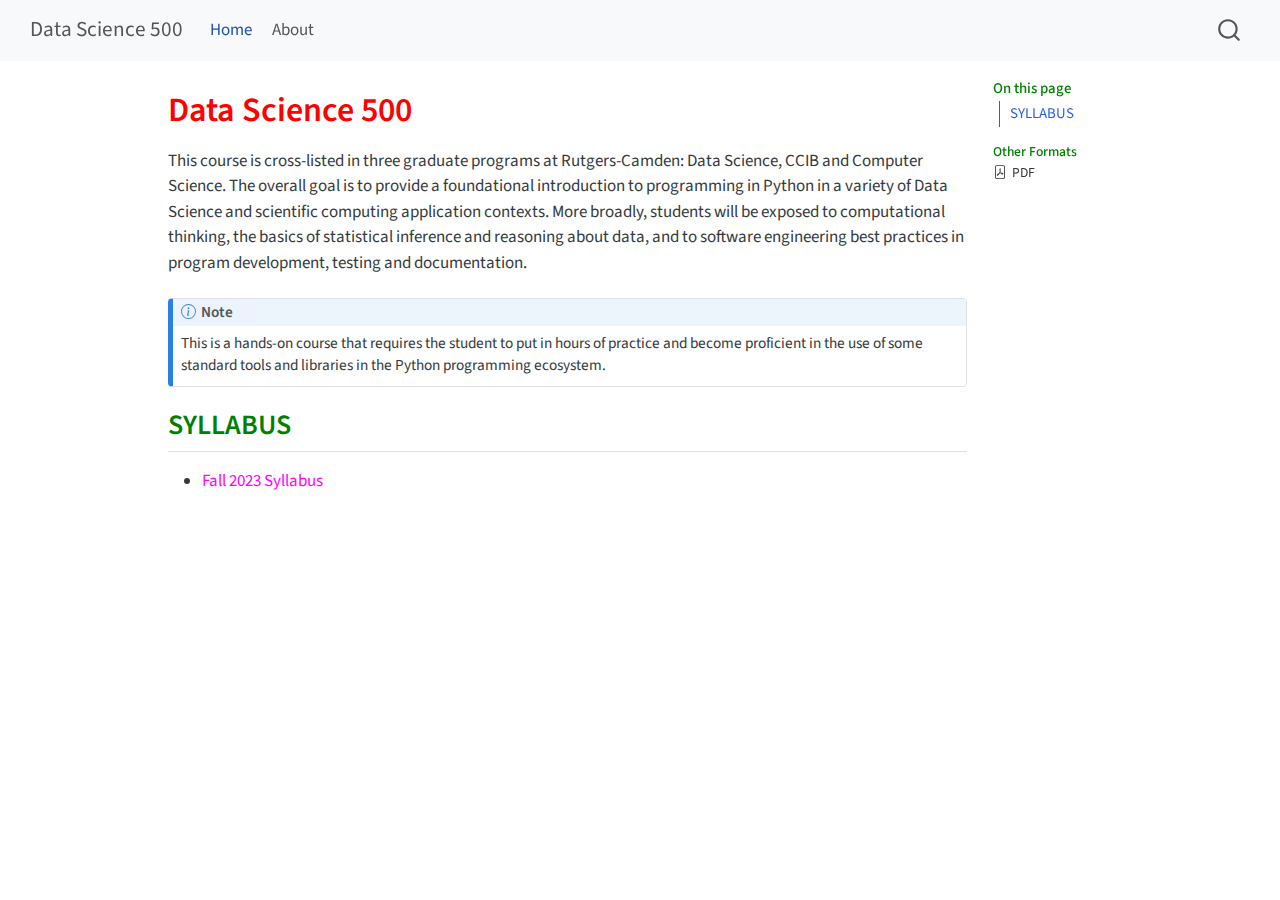
<file: index.html>
<!DOCTYPE html>
<html xmlns="http://www.w3.org/1999/xhtml" lang="en" xml:lang="en"><head>

<meta charset="utf-8">
<meta name="generator" content="quarto-1.4.555">

<meta name="viewport" content="width=device-width, initial-scale=1.0, user-scalable=yes">


<title>Data Science 500</title>
<style>
code{white-space: pre-wrap;}
span.smallcaps{font-variant: small-caps;}
div.columns{display: flex; gap: min(4vw, 1.5em);}
div.column{flex: auto; overflow-x: auto;}
div.hanging-indent{margin-left: 1.5em; text-indent: -1.5em;}
ul.task-list{list-style: none;}
ul.task-list li input[type="checkbox"] {
  width: 0.8em;
  margin: 0 0.8em 0.2em -1em; /* quarto-specific, see https://github.com/quarto-dev/quarto-cli/issues/4556 */ 
  vertical-align: middle;
}
</style>


<script src="site_libs/quarto-nav/quarto-nav.js"></script>
<script src="site_libs/quarto-nav/headroom.min.js"></script>
<script src="site_libs/clipboard/clipboard.min.js"></script>
<script src="site_libs/quarto-search/autocomplete.umd.js"></script>
<script src="site_libs/quarto-search/fuse.min.js"></script>
<script src="site_libs/quarto-search/quarto-search.js"></script>
<meta name="quarto:offset" content="./">
<script src="site_libs/quarto-html/quarto.js"></script>
<script src="site_libs/quarto-html/popper.min.js"></script>
<script src="site_libs/quarto-html/tippy.umd.min.js"></script>
<script src="site_libs/quarto-html/anchor.min.js"></script>
<link href="site_libs/quarto-html/tippy.css" rel="stylesheet">
<link href="site_libs/quarto-html/quarto-syntax-highlighting.css" rel="stylesheet" id="quarto-text-highlighting-styles">
<script src="site_libs/bootstrap/bootstrap.min.js"></script>
<link href="site_libs/bootstrap/bootstrap-icons.css" rel="stylesheet">
<link href="site_libs/bootstrap/bootstrap.min.css" rel="stylesheet" id="quarto-bootstrap" data-mode="light">
<script id="quarto-search-options" type="application/json">{
  "location": "navbar",
  "copy-button": false,
  "collapse-after": 3,
  "panel-placement": "end",
  "type": "overlay",
  "limit": 50,
  "keyboard-shortcut": [
    "f",
    "/",
    "s"
  ],
  "show-item-context": false,
  "language": {
    "search-no-results-text": "No results",
    "search-matching-documents-text": "matching documents",
    "search-copy-link-title": "Copy link to search",
    "search-hide-matches-text": "Hide additional matches",
    "search-more-match-text": "more match in this document",
    "search-more-matches-text": "more matches in this document",
    "search-clear-button-title": "Clear",
    "search-text-placeholder": "",
    "search-detached-cancel-button-title": "Cancel",
    "search-submit-button-title": "Submit",
    "search-label": "Search"
  }
}</script>


<link rel="stylesheet" href="styles.css">
</head>

<body class="nav-fixed">

<div id="quarto-search-results"></div>
  <header id="quarto-header" class="headroom fixed-top">
    <nav class="navbar navbar-expand-lg " data-bs-theme="dark">
      <div class="navbar-container container-fluid">
      <div class="navbar-brand-container mx-auto">
    <a class="navbar-brand" href="./index.html">
    <span class="navbar-title">Data Science 500</span>
    </a>
  </div>
            <div id="quarto-search" class="" title="Search"></div>
          <button class="navbar-toggler" type="button" data-bs-toggle="collapse" data-bs-target="#navbarCollapse" aria-controls="navbarCollapse" aria-expanded="false" aria-label="Toggle navigation" onclick="if (window.quartoToggleHeadroom) { window.quartoToggleHeadroom(); }">
  <span class="navbar-toggler-icon"></span>
</button>
          <div class="collapse navbar-collapse" id="navbarCollapse">
            <ul class="navbar-nav navbar-nav-scroll me-auto">
  <li class="nav-item">
    <a class="nav-link active" href="./index.html" aria-current="page"> 
<span class="menu-text">Home</span></a>
  </li>  
  <li class="nav-item">
    <a class="nav-link" href="./about.html"> 
<span class="menu-text">About</span></a>
  </li>  
</ul>
          </div> <!-- /navcollapse -->
          <div class="quarto-navbar-tools">
</div>
      </div> <!-- /container-fluid -->
    </nav>
</header>
<!-- content -->
<div id="quarto-content" class="quarto-container page-columns page-rows-contents page-layout-article page-navbar">
<!-- sidebar -->
<!-- margin-sidebar -->
    <div id="quarto-margin-sidebar" class="sidebar margin-sidebar">
        <nav id="TOC" role="doc-toc" class="toc-active">
    <h2 id="toc-title">On this page</h2>
   
  <ul>
  <li><a href="#syllabus" id="toc-syllabus" class="nav-link active" data-scroll-target="#syllabus">SYLLABUS</a></li>
  </ul>
<div class="quarto-alternate-formats"><h2>Other Formats</h2><ul><li><a href="index.pdf"><i class="bi bi-file-pdf"></i>PDF</a></li></ul></div></nav>
    </div>
<!-- main -->
<main class="content" id="quarto-document-content">

<header id="title-block-header" class="quarto-title-block default">
<div class="quarto-title">
<h1 class="title">Data Science 500</h1>
</div>



<div class="quarto-title-meta">

    
  
    
  </div>
  


</header>


<p>This course is cross-listed in three graduate programs at Rutgers-Camden: Data Science, CCIB and Computer Science. The overall goal is to provide a foundational introduction to programming in Python in a variety of Data Science and scientific computing application contexts. More broadly, students will be exposed to computational thinking, the basics of statistical inference and reasoning about data, and to software engineering best practices in program development, testing and documentation.</p>
<div class="callout callout-style-default callout-note callout-titled">
<div class="callout-header d-flex align-content-center">
<div class="callout-icon-container">
<i class="callout-icon"></i>
</div>
<div class="callout-title-container flex-fill">
Note
</div>
</div>
<div class="callout-body-container callout-body">
<p>This is a hands-on course that requires the student to put in hours of practice and become proficient in the use of some standard tools and libraries in the Python programming ecosystem.</p>
</div>
</div>
<section id="syllabus" class="level2">
<h2 class="anchored" data-anchor-id="syllabus">SYLLABUS</h2>
<ul>
<li><a href="./syllabus.html">Fall 2023 Syllabus</a></li>
</ul>


</section>

</main> <!-- /main -->
<script id="quarto-html-after-body" type="application/javascript">
window.document.addEventListener("DOMContentLoaded", function (event) {
  const toggleBodyColorMode = (bsSheetEl) => {
    const mode = bsSheetEl.getAttribute("data-mode");
    const bodyEl = window.document.querySelector("body");
    if (mode === "dark") {
      bodyEl.classList.add("quarto-dark");
      bodyEl.classList.remove("quarto-light");
    } else {
      bodyEl.classList.add("quarto-light");
      bodyEl.classList.remove("quarto-dark");
    }
  }
  const toggleBodyColorPrimary = () => {
    const bsSheetEl = window.document.querySelector("link#quarto-bootstrap");
    if (bsSheetEl) {
      toggleBodyColorMode(bsSheetEl);
    }
  }
  toggleBodyColorPrimary();  
  const icon = "";
  const anchorJS = new window.AnchorJS();
  anchorJS.options = {
    placement: 'right',
    icon: icon
  };
  anchorJS.add('.anchored');
  const isCodeAnnotation = (el) => {
    for (const clz of el.classList) {
      if (clz.startsWith('code-annotation-')) {                     
        return true;
      }
    }
    return false;
  }
  const clipboard = new window.ClipboardJS('.code-copy-button', {
    text: function(trigger) {
      const codeEl = trigger.previousElementSibling.cloneNode(true);
      for (const childEl of codeEl.children) {
        if (isCodeAnnotation(childEl)) {
          childEl.remove();
        }
      }
      return codeEl.innerText;
    }
  });
  clipboard.on('success', function(e) {
    // button target
    const button = e.trigger;
    // don't keep focus
    button.blur();
    // flash "checked"
    button.classList.add('code-copy-button-checked');
    var currentTitle = button.getAttribute("title");
    button.setAttribute("title", "Copied!");
    let tooltip;
    if (window.bootstrap) {
      button.setAttribute("data-bs-toggle", "tooltip");
      button.setAttribute("data-bs-placement", "left");
      button.setAttribute("data-bs-title", "Copied!");
      tooltip = new bootstrap.Tooltip(button, 
        { trigger: "manual", 
          customClass: "code-copy-button-tooltip",
          offset: [0, -8]});
      tooltip.show();    
    }
    setTimeout(function() {
      if (tooltip) {
        tooltip.hide();
        button.removeAttribute("data-bs-title");
        button.removeAttribute("data-bs-toggle");
        button.removeAttribute("data-bs-placement");
      }
      button.setAttribute("title", currentTitle);
      button.classList.remove('code-copy-button-checked');
    }, 1000);
    // clear code selection
    e.clearSelection();
  });
    var localhostRegex = new RegExp(/^(?:http|https):\/\/localhost\:?[0-9]*\//);
    var mailtoRegex = new RegExp(/^mailto:/);
      var filterRegex = new RegExp("https:\/\/RUC-Shende\.github\.io\/ds_500\/");
    var isInternal = (href) => {
        return filterRegex.test(href) || localhostRegex.test(href) || mailtoRegex.test(href);
    }
    // Inspect non-navigation links and adorn them if external
 	var links = window.document.querySelectorAll('a[href]:not(.nav-link):not(.navbar-brand):not(.toc-action):not(.sidebar-link):not(.sidebar-item-toggle):not(.pagination-link):not(.no-external):not([aria-hidden]):not(.dropdown-item):not(.quarto-navigation-tool)');
    for (var i=0; i<links.length; i++) {
      const link = links[i];
      if (!isInternal(link.href)) {
        // undo the damage that might have been done by quarto-nav.js in the case of
        // links that we want to consider external
        if (link.dataset.originalHref !== undefined) {
          link.href = link.dataset.originalHref;
        }
      }
    }
  function tippyHover(el, contentFn, onTriggerFn, onUntriggerFn) {
    const config = {
      allowHTML: true,
      maxWidth: 500,
      delay: 100,
      arrow: false,
      appendTo: function(el) {
          return el.parentElement;
      },
      interactive: true,
      interactiveBorder: 10,
      theme: 'quarto',
      placement: 'bottom-start',
    };
    if (contentFn) {
      config.content = contentFn;
    }
    if (onTriggerFn) {
      config.onTrigger = onTriggerFn;
    }
    if (onUntriggerFn) {
      config.onUntrigger = onUntriggerFn;
    }
    window.tippy(el, config); 
  }
  const noterefs = window.document.querySelectorAll('a[role="doc-noteref"]');
  for (var i=0; i<noterefs.length; i++) {
    const ref = noterefs[i];
    tippyHover(ref, function() {
      // use id or data attribute instead here
      let href = ref.getAttribute('data-footnote-href') || ref.getAttribute('href');
      try { href = new URL(href).hash; } catch {}
      const id = href.replace(/^#\/?/, "");
      const note = window.document.getElementById(id);
      if (note) {
        return note.innerHTML;
      } else {
        return "";
      }
    });
  }
  const xrefs = window.document.querySelectorAll('a.quarto-xref');
  const processXRef = (id, note) => {
    // Strip column container classes
    const stripColumnClz = (el) => {
      el.classList.remove("page-full", "page-columns");
      if (el.children) {
        for (const child of el.children) {
          stripColumnClz(child);
        }
      }
    }
    stripColumnClz(note)
    if (id === null || id.startsWith('sec-')) {
      // Special case sections, only their first couple elements
      const container = document.createElement("div");
      if (note.children && note.children.length > 2) {
        container.appendChild(note.children[0].cloneNode(true));
        for (let i = 1; i < note.children.length; i++) {
          const child = note.children[i];
          if (child.tagName === "P" && child.innerText === "") {
            continue;
          } else {
            container.appendChild(child.cloneNode(true));
            break;
          }
        }
        if (window.Quarto?.typesetMath) {
          window.Quarto.typesetMath(container);
        }
        return container.innerHTML
      } else {
        if (window.Quarto?.typesetMath) {
          window.Quarto.typesetMath(note);
        }
        return note.innerHTML;
      }
    } else {
      // Remove any anchor links if they are present
      const anchorLink = note.querySelector('a.anchorjs-link');
      if (anchorLink) {
        anchorLink.remove();
      }
      if (window.Quarto?.typesetMath) {
        window.Quarto.typesetMath(note);
      }
      // TODO in 1.5, we should make sure this works without a callout special case
      if (note.classList.contains("callout")) {
        return note.outerHTML;
      } else {
        return note.innerHTML;
      }
    }
  }
  for (var i=0; i<xrefs.length; i++) {
    const xref = xrefs[i];
    tippyHover(xref, undefined, function(instance) {
      instance.disable();
      let url = xref.getAttribute('href');
      let hash = undefined; 
      if (url.startsWith('#')) {
        hash = url;
      } else {
        try { hash = new URL(url).hash; } catch {}
      }
      if (hash) {
        const id = hash.replace(/^#\/?/, "");
        const note = window.document.getElementById(id);
        if (note !== null) {
          try {
            const html = processXRef(id, note.cloneNode(true));
            instance.setContent(html);
          } finally {
            instance.enable();
            instance.show();
          }
        } else {
          // See if we can fetch this
          fetch(url.split('#')[0])
          .then(res => res.text())
          .then(html => {
            const parser = new DOMParser();
            const htmlDoc = parser.parseFromString(html, "text/html");
            const note = htmlDoc.getElementById(id);
            if (note !== null) {
              const html = processXRef(id, note);
              instance.setContent(html);
            } 
          }).finally(() => {
            instance.enable();
            instance.show();
          });
        }
      } else {
        // See if we can fetch a full url (with no hash to target)
        // This is a special case and we should probably do some content thinning / targeting
        fetch(url)
        .then(res => res.text())
        .then(html => {
          const parser = new DOMParser();
          const htmlDoc = parser.parseFromString(html, "text/html");
          const note = htmlDoc.querySelector('main.content');
          if (note !== null) {
            // This should only happen for chapter cross references
            // (since there is no id in the URL)
            // remove the first header
            if (note.children.length > 0 && note.children[0].tagName === "HEADER") {
              note.children[0].remove();
            }
            const html = processXRef(null, note);
            instance.setContent(html);
          } 
        }).finally(() => {
          instance.enable();
          instance.show();
        });
      }
    }, function(instance) {
    });
  }
      let selectedAnnoteEl;
      const selectorForAnnotation = ( cell, annotation) => {
        let cellAttr = 'data-code-cell="' + cell + '"';
        let lineAttr = 'data-code-annotation="' +  annotation + '"';
        const selector = 'span[' + cellAttr + '][' + lineAttr + ']';
        return selector;
      }
      const selectCodeLines = (annoteEl) => {
        const doc = window.document;
        const targetCell = annoteEl.getAttribute("data-target-cell");
        const targetAnnotation = annoteEl.getAttribute("data-target-annotation");
        const annoteSpan = window.document.querySelector(selectorForAnnotation(targetCell, targetAnnotation));
        const lines = annoteSpan.getAttribute("data-code-lines").split(",");
        const lineIds = lines.map((line) => {
          return targetCell + "-" + line;
        })
        let top = null;
        let height = null;
        let parent = null;
        if (lineIds.length > 0) {
            //compute the position of the single el (top and bottom and make a div)
            const el = window.document.getElementById(lineIds[0]);
            top = el.offsetTop;
            height = el.offsetHeight;
            parent = el.parentElement.parentElement;
          if (lineIds.length > 1) {
            const lastEl = window.document.getElementById(lineIds[lineIds.length - 1]);
            const bottom = lastEl.offsetTop + lastEl.offsetHeight;
            height = bottom - top;
          }
          if (top !== null && height !== null && parent !== null) {
            // cook up a div (if necessary) and position it 
            let div = window.document.getElementById("code-annotation-line-highlight");
            if (div === null) {
              div = window.document.createElement("div");
              div.setAttribute("id", "code-annotation-line-highlight");
              div.style.position = 'absolute';
              parent.appendChild(div);
            }
            div.style.top = top - 2 + "px";
            div.style.height = height + 4 + "px";
            div.style.left = 0;
            let gutterDiv = window.document.getElementById("code-annotation-line-highlight-gutter");
            if (gutterDiv === null) {
              gutterDiv = window.document.createElement("div");
              gutterDiv.setAttribute("id", "code-annotation-line-highlight-gutter");
              gutterDiv.style.position = 'absolute';
              const codeCell = window.document.getElementById(targetCell);
              const gutter = codeCell.querySelector('.code-annotation-gutter');
              gutter.appendChild(gutterDiv);
            }
            gutterDiv.style.top = top - 2 + "px";
            gutterDiv.style.height = height + 4 + "px";
          }
          selectedAnnoteEl = annoteEl;
        }
      };
      const unselectCodeLines = () => {
        const elementsIds = ["code-annotation-line-highlight", "code-annotation-line-highlight-gutter"];
        elementsIds.forEach((elId) => {
          const div = window.document.getElementById(elId);
          if (div) {
            div.remove();
          }
        });
        selectedAnnoteEl = undefined;
      };
        // Handle positioning of the toggle
    window.addEventListener(
      "resize",
      throttle(() => {
        elRect = undefined;
        if (selectedAnnoteEl) {
          selectCodeLines(selectedAnnoteEl);
        }
      }, 10)
    );
    function throttle(fn, ms) {
    let throttle = false;
    let timer;
      return (...args) => {
        if(!throttle) { // first call gets through
            fn.apply(this, args);
            throttle = true;
        } else { // all the others get throttled
            if(timer) clearTimeout(timer); // cancel #2
            timer = setTimeout(() => {
              fn.apply(this, args);
              timer = throttle = false;
            }, ms);
        }
      };
    }
      // Attach click handler to the DT
      const annoteDls = window.document.querySelectorAll('dt[data-target-cell]');
      for (const annoteDlNode of annoteDls) {
        annoteDlNode.addEventListener('click', (event) => {
          const clickedEl = event.target;
          if (clickedEl !== selectedAnnoteEl) {
            unselectCodeLines();
            const activeEl = window.document.querySelector('dt[data-target-cell].code-annotation-active');
            if (activeEl) {
              activeEl.classList.remove('code-annotation-active');
            }
            selectCodeLines(clickedEl);
            clickedEl.classList.add('code-annotation-active');
          } else {
            // Unselect the line
            unselectCodeLines();
            clickedEl.classList.remove('code-annotation-active');
          }
        });
      }
  const findCites = (el) => {
    const parentEl = el.parentElement;
    if (parentEl) {
      const cites = parentEl.dataset.cites;
      if (cites) {
        return {
          el,
          cites: cites.split(' ')
        };
      } else {
        return findCites(el.parentElement)
      }
    } else {
      return undefined;
    }
  };
  var bibliorefs = window.document.querySelectorAll('a[role="doc-biblioref"]');
  for (var i=0; i<bibliorefs.length; i++) {
    const ref = bibliorefs[i];
    const citeInfo = findCites(ref);
    if (citeInfo) {
      tippyHover(citeInfo.el, function() {
        var popup = window.document.createElement('div');
        citeInfo.cites.forEach(function(cite) {
          var citeDiv = window.document.createElement('div');
          citeDiv.classList.add('hanging-indent');
          citeDiv.classList.add('csl-entry');
          var biblioDiv = window.document.getElementById('ref-' + cite);
          if (biblioDiv) {
            citeDiv.innerHTML = biblioDiv.innerHTML;
          }
          popup.appendChild(citeDiv);
        });
        return popup.innerHTML;
      });
    }
  }
});
</script>
</div> <!-- /content -->




</body></html>
</file>
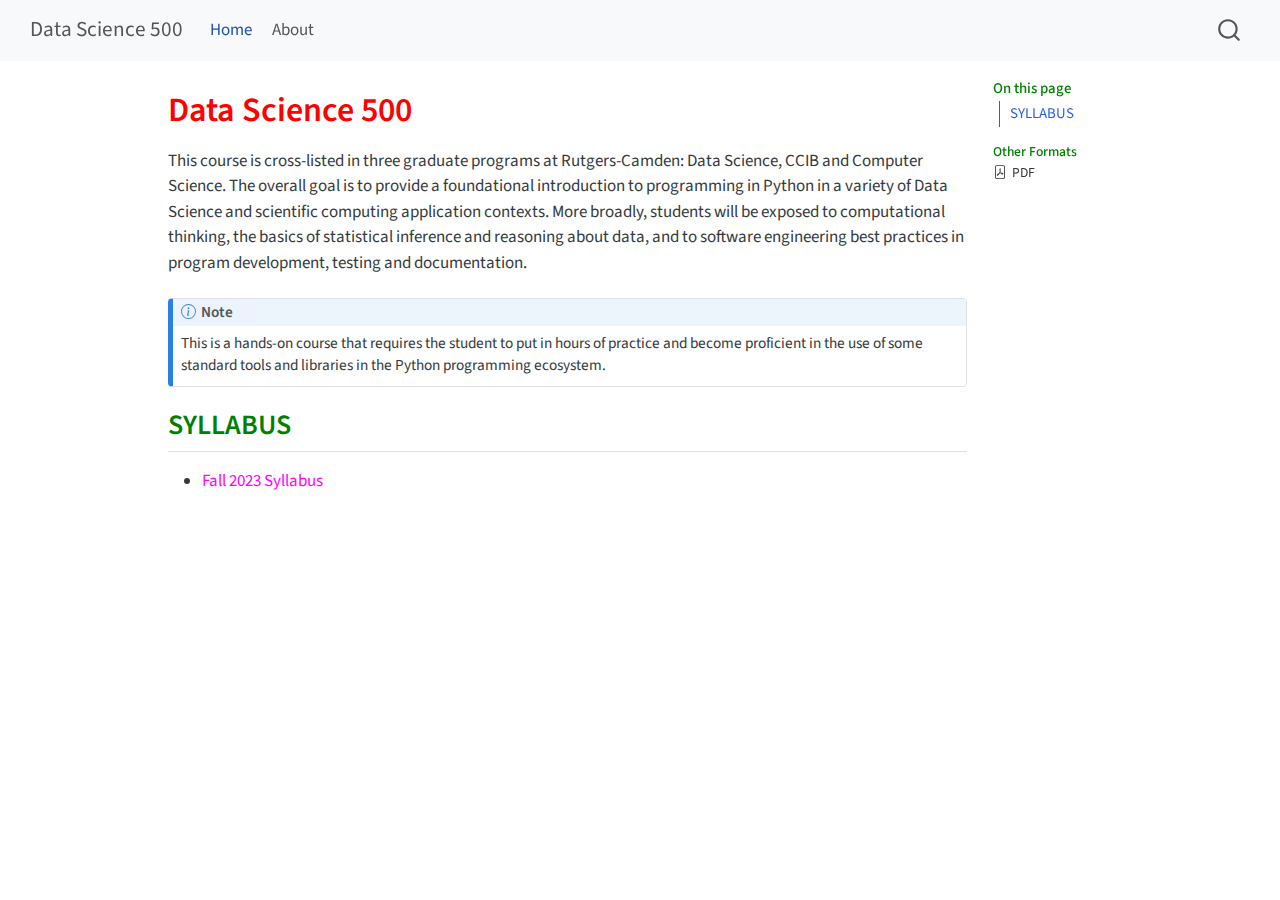
<file: docs/index.html>
<!DOCTYPE html>
<html xmlns="http://www.w3.org/1999/xhtml" lang="en" xml:lang="en"><head>

<meta charset="utf-8">
<meta name="generator" content="quarto-1.4.555">

<meta name="viewport" content="width=device-width, initial-scale=1.0, user-scalable=yes">


<title>Data Science 500</title>
<style>
code{white-space: pre-wrap;}
span.smallcaps{font-variant: small-caps;}
div.columns{display: flex; gap: min(4vw, 1.5em);}
div.column{flex: auto; overflow-x: auto;}
div.hanging-indent{margin-left: 1.5em; text-indent: -1.5em;}
ul.task-list{list-style: none;}
ul.task-list li input[type="checkbox"] {
  width: 0.8em;
  margin: 0 0.8em 0.2em -1em; /* quarto-specific, see https://github.com/quarto-dev/quarto-cli/issues/4556 */
  vertical-align: middle;
}
</style>


<script src="site_libs/quarto-nav/quarto-nav.js"></script>
<script src="site_libs/quarto-nav/headroom.min.js"></script>
<script src="site_libs/clipboard/clipboard.min.js"></script>
<script src="site_libs/quarto-search/autocomplete.umd.js"></script>
<script src="site_libs/quarto-search/fuse.min.js"></script>
<script src="site_libs/quarto-search/quarto-search.js"></script>
<meta name="quarto:offset" content="./">
<script src="site_libs/quarto-html/quarto.js"></script>
<script src="site_libs/quarto-html/popper.min.js"></script>
<script src="site_libs/quarto-html/tippy.umd.min.js"></script>
<script src="site_libs/quarto-html/anchor.min.js"></script>
<link href="site_libs/quarto-html/tippy.css" rel="stylesheet">
<link href="site_libs/quarto-html/quarto-syntax-highlighting.css" rel="stylesheet" id="quarto-text-highlighting-styles">
<script src="site_libs/bootstrap/bootstrap.min.js"></script>
<link href="site_libs/bootstrap/bootstrap-icons.css" rel="stylesheet">
<link href="site_libs/bootstrap/bootstrap.min.css" rel="stylesheet" id="quarto-bootstrap" data-mode="light">
<script id="quarto-search-options" type="application/json">{
  "location": "navbar",
  "copy-button": false,
  "collapse-after": 3,
  "panel-placement": "end",
  "type": "overlay",
  "limit": 50,
  "keyboard-shortcut": [
    "f",
    "/",
    "s"
  ],
  "show-item-context": false,
  "language": {
    "search-no-results-text": "No results",
    "search-matching-documents-text": "matching documents",
    "search-copy-link-title": "Copy link to search",
    "search-hide-matches-text": "Hide additional matches",
    "search-more-match-text": "more match in this document",
    "search-more-matches-text": "more matches in this document",
    "search-clear-button-title": "Clear",
    "search-text-placeholder": "",
    "search-detached-cancel-button-title": "Cancel",
    "search-submit-button-title": "Submit",
    "search-label": "Search"
  }
}</script>


<link rel="stylesheet" href="styles.css">
</head>

<body class="nav-fixed">

<div id="quarto-search-results"></div>
  <header id="quarto-header" class="headroom fixed-top">
    <nav class="navbar navbar-expand-lg " data-bs-theme="dark">
      <div class="navbar-container container-fluid">
      <div class="navbar-brand-container mx-auto">
    <a class="navbar-brand" href="./index.html">
    <span class="navbar-title">Data Science 500</span>
    </a>
  </div>
            <div id="quarto-search" class="" title="Search"></div>
          <button class="navbar-toggler" type="button" data-bs-toggle="collapse" data-bs-target="#navbarCollapse" aria-controls="navbarCollapse" aria-expanded="false" aria-label="Toggle navigation" onclick="if (window.quartoToggleHeadroom) { window.quartoToggleHeadroom(); }">
  <span class="navbar-toggler-icon"></span>
</button>
          <div class="collapse navbar-collapse" id="navbarCollapse">
            <ul class="navbar-nav navbar-nav-scroll me-auto">
  <li class="nav-item">
    <a class="nav-link active" href="./index.html" aria-current="page">
<span class="menu-text">Home</span></a>
  </li>
  <li class="nav-item">
    <a class="nav-link" href="./about.html">
<span class="menu-text">About</span></a>
  </li>
</ul>
          </div> <!-- /navcollapse -->
          <div class="quarto-navbar-tools">
</div>
      </div> <!-- /container-fluid -->
    </nav>
</header>
<!-- content -->
<div id="quarto-content" class="quarto-container page-columns page-rows-contents page-layout-article page-navbar">
<!-- sidebar -->
<!-- margin-sidebar -->
    <div id="quarto-margin-sidebar" class="sidebar margin-sidebar">
        <nav id="TOC" role="doc-toc" class="toc-active">
    <h2 id="toc-title">On this page</h2>

  <ul>
  <li><a href="#syllabus" id="toc-syllabus" class="nav-link active" data-scroll-target="#syllabus">SYLLABUS</a></li>
  </ul>
<div class="quarto-alternate-formats"><h2>Other Formats</h2><ul><li><a href="index.pdf"><i class="bi bi-file-pdf"></i>PDF</a></li></ul></div></nav>
    </div>
<!-- main -->
<main class="content" id="quarto-document-content">

<header id="title-block-header" class="quarto-title-block default">
<div class="quarto-title">
<h1 class="title">Data Science 500</h1>
</div>



<div class="quarto-title-meta">




  </div>



</header>


<p>This course is cross-listed in three graduate programs at Rutgers-Camden: Data Science, CCIB and Computer Science. The overall goal is to provide a foundational introduction to programming in Python in a variety of Data Science and scientific computing application contexts. More broadly, students will be exposed to computational thinking, the basics of statistical inference and reasoning about data, and to software engineering best practices in program development, testing and documentation.</p>
<div class="callout callout-style-default callout-note callout-titled">
<div class="callout-header d-flex align-content-center">
<div class="callout-icon-container">
<i class="callout-icon"></i>
</div>
<div class="callout-title-container flex-fill">
Note
</div>
</div>
<div class="callout-body-container callout-body">
<p>This is a hands-on course that requires the student to put in hours of practice and become proficient in the use of some standard tools and libraries in the Python programming ecosystem.</p>
</div>
</div>
<section id="syllabus" class="level2">
<h2 class="anchored" data-anchor-id="syllabus">SYLLABUS</h2>
<ul>
<li><a href="./syllabus.html">Fall 2023 Syllabus</a></li>
</ul>


</section>

</main> <!-- /main -->
<script id="quarto-html-after-body" type="application/javascript">
window.document.addEventListener("DOMContentLoaded", function (event) {
  const toggleBodyColorMode = (bsSheetEl) => {
    const mode = bsSheetEl.getAttribute("data-mode");
    const bodyEl = window.document.querySelector("body");
    if (mode === "dark") {
      bodyEl.classList.add("quarto-dark");
      bodyEl.classList.remove("quarto-light");
    } else {
      bodyEl.classList.add("quarto-light");
      bodyEl.classList.remove("quarto-dark");
    }
  }
  const toggleBodyColorPrimary = () => {
    const bsSheetEl = window.document.querySelector("link#quarto-bootstrap");
    if (bsSheetEl) {
      toggleBodyColorMode(bsSheetEl);
    }
  }
  toggleBodyColorPrimary();
  const icon = "";
  const anchorJS = new window.AnchorJS();
  anchorJS.options = {
    placement: 'right',
    icon: icon
  };
  anchorJS.add('.anchored');
  const isCodeAnnotation = (el) => {
    for (const clz of el.classList) {
      if (clz.startsWith('code-annotation-')) {
        return true;
      }
    }
    return false;
  }
  const clipboard = new window.ClipboardJS('.code-copy-button', {
    text: function(trigger) {
      const codeEl = trigger.previousElementSibling.cloneNode(true);
      for (const childEl of codeEl.children) {
        if (isCodeAnnotation(childEl)) {
          childEl.remove();
        }
      }
      return codeEl.innerText;
    }
  });
  clipboard.on('success', function(e) {
    // button target
    const button = e.trigger;
    // don't keep focus
    button.blur();
    // flash "checked"
    button.classList.add('code-copy-button-checked');
    var currentTitle = button.getAttribute("title");
    button.setAttribute("title", "Copied!");
    let tooltip;
    if (window.bootstrap) {
      button.setAttribute("data-bs-toggle", "tooltip");
      button.setAttribute("data-bs-placement", "left");
      button.setAttribute("data-bs-title", "Copied!");
      tooltip = new bootstrap.Tooltip(button,
        { trigger: "manual",
          customClass: "code-copy-button-tooltip",
          offset: [0, -8]});
      tooltip.show();
    }
    setTimeout(function() {
      if (tooltip) {
        tooltip.hide();
        button.removeAttribute("data-bs-title");
        button.removeAttribute("data-bs-toggle");
        button.removeAttribute("data-bs-placement");
      }
      button.setAttribute("title", currentTitle);
      button.classList.remove('code-copy-button-checked');
    }, 1000);
    // clear code selection
    e.clearSelection();
  });
    var localhostRegex = new RegExp(/^(?:http|https):\/\/localhost\:?[0-9]*\//);
    var mailtoRegex = new RegExp(/^mailto:/);
      var filterRegex = new RegExp("https:\/\/RUC-Shende\.github\.io\/ds_500\/");
    var isInternal = (href) => {
        return filterRegex.test(href) || localhostRegex.test(href) || mailtoRegex.test(href);
    }
    // Inspect non-navigation links and adorn them if external
 	var links = window.document.querySelectorAll('a[href]:not(.nav-link):not(.navbar-brand):not(.toc-action):not(.sidebar-link):not(.sidebar-item-toggle):not(.pagination-link):not(.no-external):not([aria-hidden]):not(.dropdown-item):not(.quarto-navigation-tool)');
    for (var i=0; i<links.length; i++) {
      const link = links[i];
      if (!isInternal(link.href)) {
        // undo the damage that might have been done by quarto-nav.js in the case of
        // links that we want to consider external
        if (link.dataset.originalHref !== undefined) {
          link.href = link.dataset.originalHref;
        }
      }
    }
  function tippyHover(el, contentFn, onTriggerFn, onUntriggerFn) {
    const config = {
      allowHTML: true,
      maxWidth: 500,
      delay: 100,
      arrow: false,
      appendTo: function(el) {
          return el.parentElement;
      },
      interactive: true,
      interactiveBorder: 10,
      theme: 'quarto',
      placement: 'bottom-start',
    };
    if (contentFn) {
      config.content = contentFn;
    }
    if (onTriggerFn) {
      config.onTrigger = onTriggerFn;
    }
    if (onUntriggerFn) {
      config.onUntrigger = onUntriggerFn;
    }
    window.tippy(el, config);
  }
  const noterefs = window.document.querySelectorAll('a[role="doc-noteref"]');
  for (var i=0; i<noterefs.length; i++) {
    const ref = noterefs[i];
    tippyHover(ref, function() {
      // use id or data attribute instead here
      let href = ref.getAttribute('data-footnote-href') || ref.getAttribute('href');
      try { href = new URL(href).hash; } catch {}
      const id = href.replace(/^#\/?/, "");
      const note = window.document.getElementById(id);
      if (note) {
        return note.innerHTML;
      } else {
        return "";
      }
    });
  }
  const xrefs = window.document.querySelectorAll('a.quarto-xref');
  const processXRef = (id, note) => {
    // Strip column container classes
    const stripColumnClz = (el) => {
      el.classList.remove("page-full", "page-columns");
      if (el.children) {
        for (const child of el.children) {
          stripColumnClz(child);
        }
      }
    }
    stripColumnClz(note)
    if (id === null || id.startsWith('sec-')) {
      // Special case sections, only their first couple elements
      const container = document.createElement("div");
      if (note.children && note.children.length > 2) {
        container.appendChild(note.children[0].cloneNode(true));
        for (let i = 1; i < note.children.length; i++) {
          const child = note.children[i];
          if (child.tagName === "P" && child.innerText === "") {
            continue;
          } else {
            container.appendChild(child.cloneNode(true));
            break;
          }
        }
        if (window.Quarto?.typesetMath) {
          window.Quarto.typesetMath(container);
        }
        return container.innerHTML
      } else {
        if (window.Quarto?.typesetMath) {
          window.Quarto.typesetMath(note);
        }
        return note.innerHTML;
      }
    } else {
      // Remove any anchor links if they are present
      const anchorLink = note.querySelector('a.anchorjs-link');
      if (anchorLink) {
        anchorLink.remove();
      }
      if (window.Quarto?.typesetMath) {
        window.Quarto.typesetMath(note);
      }
      // TODO in 1.5, we should make sure this works without a callout special case
      if (note.classList.contains("callout")) {
        return note.outerHTML;
      } else {
        return note.innerHTML;
      }
    }
  }
  for (var i=0; i<xrefs.length; i++) {
    const xref = xrefs[i];
    tippyHover(xref, undefined, function(instance) {
      instance.disable();
      let url = xref.getAttribute('href');
      let hash = undefined;
      if (url.startsWith('#')) {
        hash = url;
      } else {
        try { hash = new URL(url).hash; } catch {}
      }
      if (hash) {
        const id = hash.replace(/^#\/?/, "");
        const note = window.document.getElementById(id);
        if (note !== null) {
          try {
            const html = processXRef(id, note.cloneNode(true));
            instance.setContent(html);
          } finally {
            instance.enable();
            instance.show();
          }
        } else {
          // See if we can fetch this
          fetch(url.split('#')[0])
          .then(res => res.text())
          .then(html => {
            const parser = new DOMParser();
            const htmlDoc = parser.parseFromString(html, "text/html");
            const note = htmlDoc.getElementById(id);
            if (note !== null) {
              const html = processXRef(id, note);
              instance.setContent(html);
            }
          }).finally(() => {
            instance.enable();
            instance.show();
          });
        }
      } else {
        // See if we can fetch a full url (with no hash to target)
        // This is a special case and we should probably do some content thinning / targeting
        fetch(url)
        .then(res => res.text())
        .then(html => {
          const parser = new DOMParser();
          const htmlDoc = parser.parseFromString(html, "text/html");
          const note = htmlDoc.querySelector('main.content');
          if (note !== null) {
            // This should only happen for chapter cross references
            // (since there is no id in the URL)
            // remove the first header
            if (note.children.length > 0 && note.children[0].tagName === "HEADER") {
              note.children[0].remove();
            }
            const html = processXRef(null, note);
            instance.setContent(html);
          }
        }).finally(() => {
          instance.enable();
          instance.show();
        });
      }
    }, function(instance) {
    });
  }
      let selectedAnnoteEl;
      const selectorForAnnotation = ( cell, annotation) => {
        let cellAttr = 'data-code-cell="' + cell + '"';
        let lineAttr = 'data-code-annotation="' +  annotation + '"';
        const selector = 'span[' + cellAttr + '][' + lineAttr + ']';
        return selector;
      }
      const selectCodeLines = (annoteEl) => {
        const doc = window.document;
        const targetCell = annoteEl.getAttribute("data-target-cell");
        const targetAnnotation = annoteEl.getAttribute("data-target-annotation");
        const annoteSpan = window.document.querySelector(selectorForAnnotation(targetCell, targetAnnotation));
        const lines = annoteSpan.getAttribute("data-code-lines").split(",");
        const lineIds = lines.map((line) => {
          return targetCell + "-" + line;
        })
        let top = null;
        let height = null;
        let parent = null;
        if (lineIds.length > 0) {
            //compute the position of the single el (top and bottom and make a div)
            const el = window.document.getElementById(lineIds[0]);
            top = el.offsetTop;
            height = el.offsetHeight;
            parent = el.parentElement.parentElement;
          if (lineIds.length > 1) {
            const lastEl = window.document.getElementById(lineIds[lineIds.length - 1]);
            const bottom = lastEl.offsetTop + lastEl.offsetHeight;
            height = bottom - top;
          }
          if (top !== null && height !== null && parent !== null) {
            // cook up a div (if necessary) and position it
            let div = window.document.getElementById("code-annotation-line-highlight");
            if (div === null) {
              div = window.document.createElement("div");
              div.setAttribute("id", "code-annotation-line-highlight");
              div.style.position = 'absolute';
              parent.appendChild(div);
            }
            div.style.top = top - 2 + "px";
            div.style.height = height + 4 + "px";
            div.style.left = 0;
            let gutterDiv = window.document.getElementById("code-annotation-line-highlight-gutter");
            if (gutterDiv === null) {
              gutterDiv = window.document.createElement("div");
              gutterDiv.setAttribute("id", "code-annotation-line-highlight-gutter");
              gutterDiv.style.position = 'absolute';
              const codeCell = window.document.getElementById(targetCell);
              const gutter = codeCell.querySelector('.code-annotation-gutter');
              gutter.appendChild(gutterDiv);
            }
            gutterDiv.style.top = top - 2 + "px";
            gutterDiv.style.height = height + 4 + "px";
          }
          selectedAnnoteEl = annoteEl;
        }
      };
      const unselectCodeLines = () => {
        const elementsIds = ["code-annotation-line-highlight", "code-annotation-line-highlight-gutter"];
        elementsIds.forEach((elId) => {
          const div = window.document.getElementById(elId);
          if (div) {
            div.remove();
          }
        });
        selectedAnnoteEl = undefined;
      };
        // Handle positioning of the toggle
    window.addEventListener(
      "resize",
      throttle(() => {
        elRect = undefined;
        if (selectedAnnoteEl) {
          selectCodeLines(selectedAnnoteEl);
        }
      }, 10)
    );
    function throttle(fn, ms) {
    let throttle = false;
    let timer;
      return (...args) => {
        if(!throttle) { // first call gets through
            fn.apply(this, args);
            throttle = true;
        } else { // all the others get throttled
            if(timer) clearTimeout(timer); // cancel #2
            timer = setTimeout(() => {
              fn.apply(this, args);
              timer = throttle = false;
            }, ms);
        }
      };
    }
      // Attach click handler to the DT
      const annoteDls = window.document.querySelectorAll('dt[data-target-cell]');
      for (const annoteDlNode of annoteDls) {
        annoteDlNode.addEventListener('click', (event) => {
          const clickedEl = event.target;
          if (clickedEl !== selectedAnnoteEl) {
            unselectCodeLines();
            const activeEl = window.document.querySelector('dt[data-target-cell].code-annotation-active');
            if (activeEl) {
              activeEl.classList.remove('code-annotation-active');
            }
            selectCodeLines(clickedEl);
            clickedEl.classList.add('code-annotation-active');
          } else {
            // Unselect the line
            unselectCodeLines();
            clickedEl.classList.remove('code-annotation-active');
          }
        });
      }
  const findCites = (el) => {
    const parentEl = el.parentElement;
    if (parentEl) {
      const cites = parentEl.dataset.cites;
      if (cites) {
        return {
          el,
          cites: cites.split(' ')
        };
      } else {
        return findCites(el.parentElement)
      }
    } else {
      return undefined;
    }
  };
  var bibliorefs = window.document.querySelectorAll('a[role="doc-biblioref"]');
  for (var i=0; i<bibliorefs.length; i++) {
    const ref = bibliorefs[i];
    const citeInfo = findCites(ref);
    if (citeInfo) {
      tippyHover(citeInfo.el, function() {
        var popup = window.document.createElement('div');
        citeInfo.cites.forEach(function(cite) {
          var citeDiv = window.document.createElement('div');
          citeDiv.classList.add('hanging-indent');
          citeDiv.classList.add('csl-entry');
          var biblioDiv = window.document.getElementById('ref-' + cite);
          if (biblioDiv) {
            citeDiv.innerHTML = biblioDiv.innerHTML;
          }
          popup.appendChild(citeDiv);
        });
        return popup.innerHTML;
      });
    }
  }
});
</script>
</div> <!-- /content -->




</body></html>
</file>
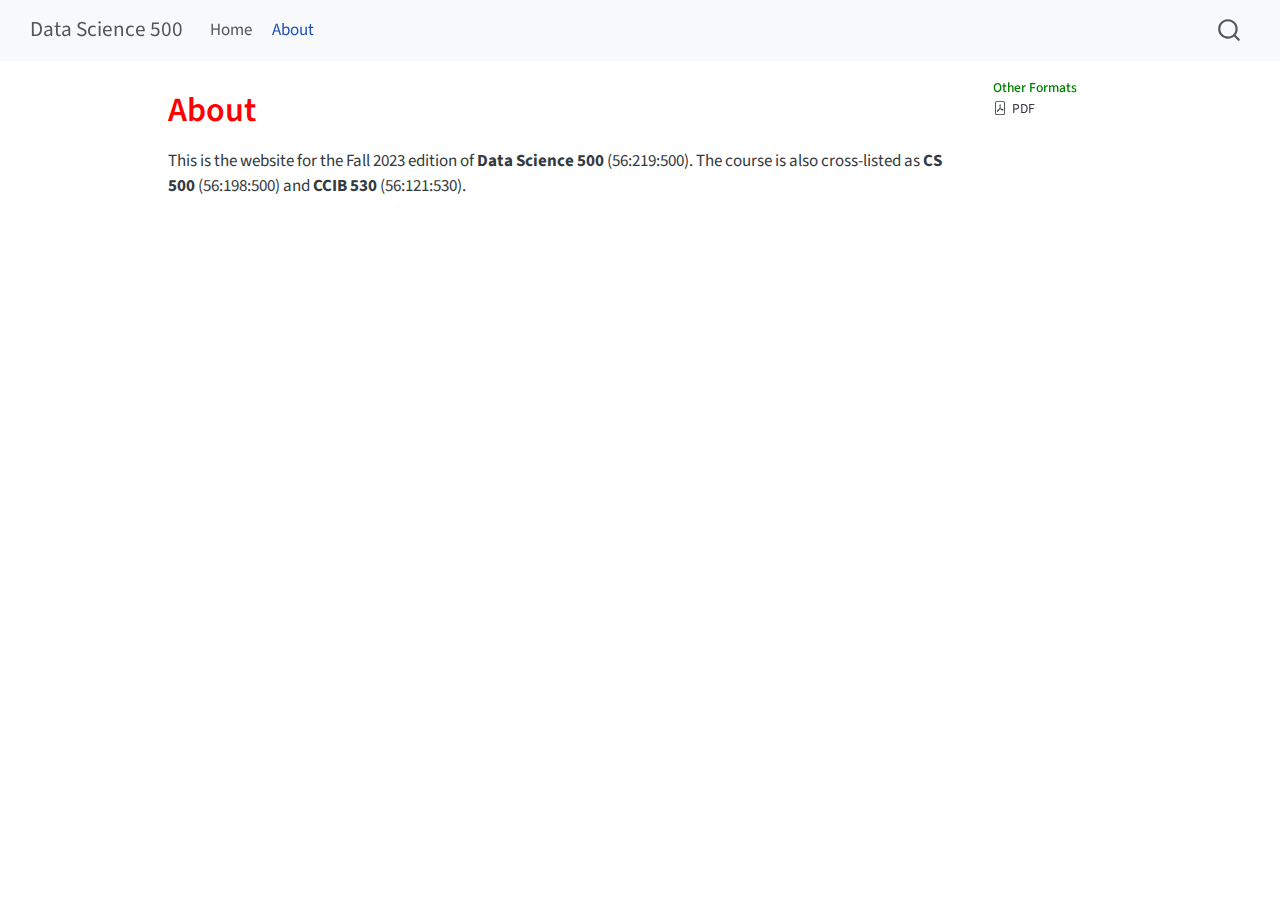
<file: about.html>
<!DOCTYPE html>
<html xmlns="http://www.w3.org/1999/xhtml" lang="en" xml:lang="en"><head>

<meta charset="utf-8">
<meta name="generator" content="quarto-1.4.555">

<meta name="viewport" content="width=device-width, initial-scale=1.0, user-scalable=yes">


<title>Data Science 500 - About</title>
<style>
code{white-space: pre-wrap;}
span.smallcaps{font-variant: small-caps;}
div.columns{display: flex; gap: min(4vw, 1.5em);}
div.column{flex: auto; overflow-x: auto;}
div.hanging-indent{margin-left: 1.5em; text-indent: -1.5em;}
ul.task-list{list-style: none;}
ul.task-list li input[type="checkbox"] {
  width: 0.8em;
  margin: 0 0.8em 0.2em -1em; /* quarto-specific, see https://github.com/quarto-dev/quarto-cli/issues/4556 */ 
  vertical-align: middle;
}
</style>


<script src="site_libs/quarto-nav/quarto-nav.js"></script>
<script src="site_libs/quarto-nav/headroom.min.js"></script>
<script src="site_libs/clipboard/clipboard.min.js"></script>
<script src="site_libs/quarto-search/autocomplete.umd.js"></script>
<script src="site_libs/quarto-search/fuse.min.js"></script>
<script src="site_libs/quarto-search/quarto-search.js"></script>
<meta name="quarto:offset" content="./">
<script src="site_libs/quarto-html/quarto.js"></script>
<script src="site_libs/quarto-html/popper.min.js"></script>
<script src="site_libs/quarto-html/tippy.umd.min.js"></script>
<script src="site_libs/quarto-html/anchor.min.js"></script>
<link href="site_libs/quarto-html/tippy.css" rel="stylesheet">
<link href="site_libs/quarto-html/quarto-syntax-highlighting.css" rel="stylesheet" id="quarto-text-highlighting-styles">
<script src="site_libs/bootstrap/bootstrap.min.js"></script>
<link href="site_libs/bootstrap/bootstrap-icons.css" rel="stylesheet">
<link href="site_libs/bootstrap/bootstrap.min.css" rel="stylesheet" id="quarto-bootstrap" data-mode="light">
<script id="quarto-search-options" type="application/json">{
  "location": "navbar",
  "copy-button": false,
  "collapse-after": 3,
  "panel-placement": "end",
  "type": "overlay",
  "limit": 50,
  "keyboard-shortcut": [
    "f",
    "/",
    "s"
  ],
  "show-item-context": false,
  "language": {
    "search-no-results-text": "No results",
    "search-matching-documents-text": "matching documents",
    "search-copy-link-title": "Copy link to search",
    "search-hide-matches-text": "Hide additional matches",
    "search-more-match-text": "more match in this document",
    "search-more-matches-text": "more matches in this document",
    "search-clear-button-title": "Clear",
    "search-text-placeholder": "",
    "search-detached-cancel-button-title": "Cancel",
    "search-submit-button-title": "Submit",
    "search-label": "Search"
  }
}</script>


<link rel="stylesheet" href="styles.css">
</head>

<body class="nav-fixed">

<div id="quarto-search-results"></div>
  <header id="quarto-header" class="headroom fixed-top">
    <nav class="navbar navbar-expand-lg " data-bs-theme="dark">
      <div class="navbar-container container-fluid">
      <div class="navbar-brand-container mx-auto">
    <a class="navbar-brand" href="./index.html">
    <span class="navbar-title">Data Science 500</span>
    </a>
  </div>
            <div id="quarto-search" class="" title="Search"></div>
          <button class="navbar-toggler" type="button" data-bs-toggle="collapse" data-bs-target="#navbarCollapse" aria-controls="navbarCollapse" aria-expanded="false" aria-label="Toggle navigation" onclick="if (window.quartoToggleHeadroom) { window.quartoToggleHeadroom(); }">
  <span class="navbar-toggler-icon"></span>
</button>
          <div class="collapse navbar-collapse" id="navbarCollapse">
            <ul class="navbar-nav navbar-nav-scroll me-auto">
  <li class="nav-item">
    <a class="nav-link" href="./index.html"> 
<span class="menu-text">Home</span></a>
  </li>  
  <li class="nav-item">
    <a class="nav-link active" href="./about.html" aria-current="page"> 
<span class="menu-text">About</span></a>
  </li>  
</ul>
          </div> <!-- /navcollapse -->
          <div class="quarto-navbar-tools">
</div>
      </div> <!-- /container-fluid -->
    </nav>
</header>
<!-- content -->
<div id="quarto-content" class="quarto-container page-columns page-rows-contents page-layout-article page-navbar">
<!-- sidebar -->
<!-- margin-sidebar -->
    <div id="quarto-margin-sidebar" class="sidebar margin-sidebar">
        
    <div class="quarto-alternate-formats"><h2>Other Formats</h2><ul><li><a href="about.pdf"><i class="bi bi-file-pdf"></i>PDF</a></li></ul></div></div>
<!-- main -->
<main class="content" id="quarto-document-content">

<header id="title-block-header" class="quarto-title-block default">
<div class="quarto-title">
<h1 class="title">About</h1>
</div>



<div class="quarto-title-meta">

    
  
    
  </div>
  


</header>


<p>This is the website for the Fall 2023 edition of <strong>Data Science 500</strong> (56:219:500). The course is also cross-listed as <strong>CS 500</strong> (56:198:500) and <strong>CCIB 530</strong> (56:121:530).</p>



</main> <!-- /main -->
<script id="quarto-html-after-body" type="application/javascript">
window.document.addEventListener("DOMContentLoaded", function (event) {
  const toggleBodyColorMode = (bsSheetEl) => {
    const mode = bsSheetEl.getAttribute("data-mode");
    const bodyEl = window.document.querySelector("body");
    if (mode === "dark") {
      bodyEl.classList.add("quarto-dark");
      bodyEl.classList.remove("quarto-light");
    } else {
      bodyEl.classList.add("quarto-light");
      bodyEl.classList.remove("quarto-dark");
    }
  }
  const toggleBodyColorPrimary = () => {
    const bsSheetEl = window.document.querySelector("link#quarto-bootstrap");
    if (bsSheetEl) {
      toggleBodyColorMode(bsSheetEl);
    }
  }
  toggleBodyColorPrimary();  
  const icon = "";
  const anchorJS = new window.AnchorJS();
  anchorJS.options = {
    placement: 'right',
    icon: icon
  };
  anchorJS.add('.anchored');
  const isCodeAnnotation = (el) => {
    for (const clz of el.classList) {
      if (clz.startsWith('code-annotation-')) {                     
        return true;
      }
    }
    return false;
  }
  const clipboard = new window.ClipboardJS('.code-copy-button', {
    text: function(trigger) {
      const codeEl = trigger.previousElementSibling.cloneNode(true);
      for (const childEl of codeEl.children) {
        if (isCodeAnnotation(childEl)) {
          childEl.remove();
        }
      }
      return codeEl.innerText;
    }
  });
  clipboard.on('success', function(e) {
    // button target
    const button = e.trigger;
    // don't keep focus
    button.blur();
    // flash "checked"
    button.classList.add('code-copy-button-checked');
    var currentTitle = button.getAttribute("title");
    button.setAttribute("title", "Copied!");
    let tooltip;
    if (window.bootstrap) {
      button.setAttribute("data-bs-toggle", "tooltip");
      button.setAttribute("data-bs-placement", "left");
      button.setAttribute("data-bs-title", "Copied!");
      tooltip = new bootstrap.Tooltip(button, 
        { trigger: "manual", 
          customClass: "code-copy-button-tooltip",
          offset: [0, -8]});
      tooltip.show();    
    }
    setTimeout(function() {
      if (tooltip) {
        tooltip.hide();
        button.removeAttribute("data-bs-title");
        button.removeAttribute("data-bs-toggle");
        button.removeAttribute("data-bs-placement");
      }
      button.setAttribute("title", currentTitle);
      button.classList.remove('code-copy-button-checked');
    }, 1000);
    // clear code selection
    e.clearSelection();
  });
    var localhostRegex = new RegExp(/^(?:http|https):\/\/localhost\:?[0-9]*\//);
    var mailtoRegex = new RegExp(/^mailto:/);
      var filterRegex = new RegExp("https:\/\/RUC-Shende\.github\.io\/ds_500\/");
    var isInternal = (href) => {
        return filterRegex.test(href) || localhostRegex.test(href) || mailtoRegex.test(href);
    }
    // Inspect non-navigation links and adorn them if external
 	var links = window.document.querySelectorAll('a[href]:not(.nav-link):not(.navbar-brand):not(.toc-action):not(.sidebar-link):not(.sidebar-item-toggle):not(.pagination-link):not(.no-external):not([aria-hidden]):not(.dropdown-item):not(.quarto-navigation-tool)');
    for (var i=0; i<links.length; i++) {
      const link = links[i];
      if (!isInternal(link.href)) {
        // undo the damage that might have been done by quarto-nav.js in the case of
        // links that we want to consider external
        if (link.dataset.originalHref !== undefined) {
          link.href = link.dataset.originalHref;
        }
      }
    }
  function tippyHover(el, contentFn, onTriggerFn, onUntriggerFn) {
    const config = {
      allowHTML: true,
      maxWidth: 500,
      delay: 100,
      arrow: false,
      appendTo: function(el) {
          return el.parentElement;
      },
      interactive: true,
      interactiveBorder: 10,
      theme: 'quarto',
      placement: 'bottom-start',
    };
    if (contentFn) {
      config.content = contentFn;
    }
    if (onTriggerFn) {
      config.onTrigger = onTriggerFn;
    }
    if (onUntriggerFn) {
      config.onUntrigger = onUntriggerFn;
    }
    window.tippy(el, config); 
  }
  const noterefs = window.document.querySelectorAll('a[role="doc-noteref"]');
  for (var i=0; i<noterefs.length; i++) {
    const ref = noterefs[i];
    tippyHover(ref, function() {
      // use id or data attribute instead here
      let href = ref.getAttribute('data-footnote-href') || ref.getAttribute('href');
      try { href = new URL(href).hash; } catch {}
      const id = href.replace(/^#\/?/, "");
      const note = window.document.getElementById(id);
      if (note) {
        return note.innerHTML;
      } else {
        return "";
      }
    });
  }
  const xrefs = window.document.querySelectorAll('a.quarto-xref');
  const processXRef = (id, note) => {
    // Strip column container classes
    const stripColumnClz = (el) => {
      el.classList.remove("page-full", "page-columns");
      if (el.children) {
        for (const child of el.children) {
          stripColumnClz(child);
        }
      }
    }
    stripColumnClz(note)
    if (id === null || id.startsWith('sec-')) {
      // Special case sections, only their first couple elements
      const container = document.createElement("div");
      if (note.children && note.children.length > 2) {
        container.appendChild(note.children[0].cloneNode(true));
        for (let i = 1; i < note.children.length; i++) {
          const child = note.children[i];
          if (child.tagName === "P" && child.innerText === "") {
            continue;
          } else {
            container.appendChild(child.cloneNode(true));
            break;
          }
        }
        if (window.Quarto?.typesetMath) {
          window.Quarto.typesetMath(container);
        }
        return container.innerHTML
      } else {
        if (window.Quarto?.typesetMath) {
          window.Quarto.typesetMath(note);
        }
        return note.innerHTML;
      }
    } else {
      // Remove any anchor links if they are present
      const anchorLink = note.querySelector('a.anchorjs-link');
      if (anchorLink) {
        anchorLink.remove();
      }
      if (window.Quarto?.typesetMath) {
        window.Quarto.typesetMath(note);
      }
      // TODO in 1.5, we should make sure this works without a callout special case
      if (note.classList.contains("callout")) {
        return note.outerHTML;
      } else {
        return note.innerHTML;
      }
    }
  }
  for (var i=0; i<xrefs.length; i++) {
    const xref = xrefs[i];
    tippyHover(xref, undefined, function(instance) {
      instance.disable();
      let url = xref.getAttribute('href');
      let hash = undefined; 
      if (url.startsWith('#')) {
        hash = url;
      } else {
        try { hash = new URL(url).hash; } catch {}
      }
      if (hash) {
        const id = hash.replace(/^#\/?/, "");
        const note = window.document.getElementById(id);
        if (note !== null) {
          try {
            const html = processXRef(id, note.cloneNode(true));
            instance.setContent(html);
          } finally {
            instance.enable();
            instance.show();
          }
        } else {
          // See if we can fetch this
          fetch(url.split('#')[0])
          .then(res => res.text())
          .then(html => {
            const parser = new DOMParser();
            const htmlDoc = parser.parseFromString(html, "text/html");
            const note = htmlDoc.getElementById(id);
            if (note !== null) {
              const html = processXRef(id, note);
              instance.setContent(html);
            } 
          }).finally(() => {
            instance.enable();
            instance.show();
          });
        }
      } else {
        // See if we can fetch a full url (with no hash to target)
        // This is a special case and we should probably do some content thinning / targeting
        fetch(url)
        .then(res => res.text())
        .then(html => {
          const parser = new DOMParser();
          const htmlDoc = parser.parseFromString(html, "text/html");
          const note = htmlDoc.querySelector('main.content');
          if (note !== null) {
            // This should only happen for chapter cross references
            // (since there is no id in the URL)
            // remove the first header
            if (note.children.length > 0 && note.children[0].tagName === "HEADER") {
              note.children[0].remove();
            }
            const html = processXRef(null, note);
            instance.setContent(html);
          } 
        }).finally(() => {
          instance.enable();
          instance.show();
        });
      }
    }, function(instance) {
    });
  }
      let selectedAnnoteEl;
      const selectorForAnnotation = ( cell, annotation) => {
        let cellAttr = 'data-code-cell="' + cell + '"';
        let lineAttr = 'data-code-annotation="' +  annotation + '"';
        const selector = 'span[' + cellAttr + '][' + lineAttr + ']';
        return selector;
      }
      const selectCodeLines = (annoteEl) => {
        const doc = window.document;
        const targetCell = annoteEl.getAttribute("data-target-cell");
        const targetAnnotation = annoteEl.getAttribute("data-target-annotation");
        const annoteSpan = window.document.querySelector(selectorForAnnotation(targetCell, targetAnnotation));
        const lines = annoteSpan.getAttribute("data-code-lines").split(",");
        const lineIds = lines.map((line) => {
          return targetCell + "-" + line;
        })
        let top = null;
        let height = null;
        let parent = null;
        if (lineIds.length > 0) {
            //compute the position of the single el (top and bottom and make a div)
            const el = window.document.getElementById(lineIds[0]);
            top = el.offsetTop;
            height = el.offsetHeight;
            parent = el.parentElement.parentElement;
          if (lineIds.length > 1) {
            const lastEl = window.document.getElementById(lineIds[lineIds.length - 1]);
            const bottom = lastEl.offsetTop + lastEl.offsetHeight;
            height = bottom - top;
          }
          if (top !== null && height !== null && parent !== null) {
            // cook up a div (if necessary) and position it 
            let div = window.document.getElementById("code-annotation-line-highlight");
            if (div === null) {
              div = window.document.createElement("div");
              div.setAttribute("id", "code-annotation-line-highlight");
              div.style.position = 'absolute';
              parent.appendChild(div);
            }
            div.style.top = top - 2 + "px";
            div.style.height = height + 4 + "px";
            div.style.left = 0;
            let gutterDiv = window.document.getElementById("code-annotation-line-highlight-gutter");
            if (gutterDiv === null) {
              gutterDiv = window.document.createElement("div");
              gutterDiv.setAttribute("id", "code-annotation-line-highlight-gutter");
              gutterDiv.style.position = 'absolute';
              const codeCell = window.document.getElementById(targetCell);
              const gutter = codeCell.querySelector('.code-annotation-gutter');
              gutter.appendChild(gutterDiv);
            }
            gutterDiv.style.top = top - 2 + "px";
            gutterDiv.style.height = height + 4 + "px";
          }
          selectedAnnoteEl = annoteEl;
        }
      };
      const unselectCodeLines = () => {
        const elementsIds = ["code-annotation-line-highlight", "code-annotation-line-highlight-gutter"];
        elementsIds.forEach((elId) => {
          const div = window.document.getElementById(elId);
          if (div) {
            div.remove();
          }
        });
        selectedAnnoteEl = undefined;
      };
        // Handle positioning of the toggle
    window.addEventListener(
      "resize",
      throttle(() => {
        elRect = undefined;
        if (selectedAnnoteEl) {
          selectCodeLines(selectedAnnoteEl);
        }
      }, 10)
    );
    function throttle(fn, ms) {
    let throttle = false;
    let timer;
      return (...args) => {
        if(!throttle) { // first call gets through
            fn.apply(this, args);
            throttle = true;
        } else { // all the others get throttled
            if(timer) clearTimeout(timer); // cancel #2
            timer = setTimeout(() => {
              fn.apply(this, args);
              timer = throttle = false;
            }, ms);
        }
      };
    }
      // Attach click handler to the DT
      const annoteDls = window.document.querySelectorAll('dt[data-target-cell]');
      for (const annoteDlNode of annoteDls) {
        annoteDlNode.addEventListener('click', (event) => {
          const clickedEl = event.target;
          if (clickedEl !== selectedAnnoteEl) {
            unselectCodeLines();
            const activeEl = window.document.querySelector('dt[data-target-cell].code-annotation-active');
            if (activeEl) {
              activeEl.classList.remove('code-annotation-active');
            }
            selectCodeLines(clickedEl);
            clickedEl.classList.add('code-annotation-active');
          } else {
            // Unselect the line
            unselectCodeLines();
            clickedEl.classList.remove('code-annotation-active');
          }
        });
      }
  const findCites = (el) => {
    const parentEl = el.parentElement;
    if (parentEl) {
      const cites = parentEl.dataset.cites;
      if (cites) {
        return {
          el,
          cites: cites.split(' ')
        };
      } else {
        return findCites(el.parentElement)
      }
    } else {
      return undefined;
    }
  };
  var bibliorefs = window.document.querySelectorAll('a[role="doc-biblioref"]');
  for (var i=0; i<bibliorefs.length; i++) {
    const ref = bibliorefs[i];
    const citeInfo = findCites(ref);
    if (citeInfo) {
      tippyHover(citeInfo.el, function() {
        var popup = window.document.createElement('div');
        citeInfo.cites.forEach(function(cite) {
          var citeDiv = window.document.createElement('div');
          citeDiv.classList.add('hanging-indent');
          citeDiv.classList.add('csl-entry');
          var biblioDiv = window.document.getElementById('ref-' + cite);
          if (biblioDiv) {
            citeDiv.innerHTML = biblioDiv.innerHTML;
          }
          popup.appendChild(citeDiv);
        });
        return popup.innerHTML;
      });
    }
  }
});
</script>
</div> <!-- /content -->




</body></html>
</file>
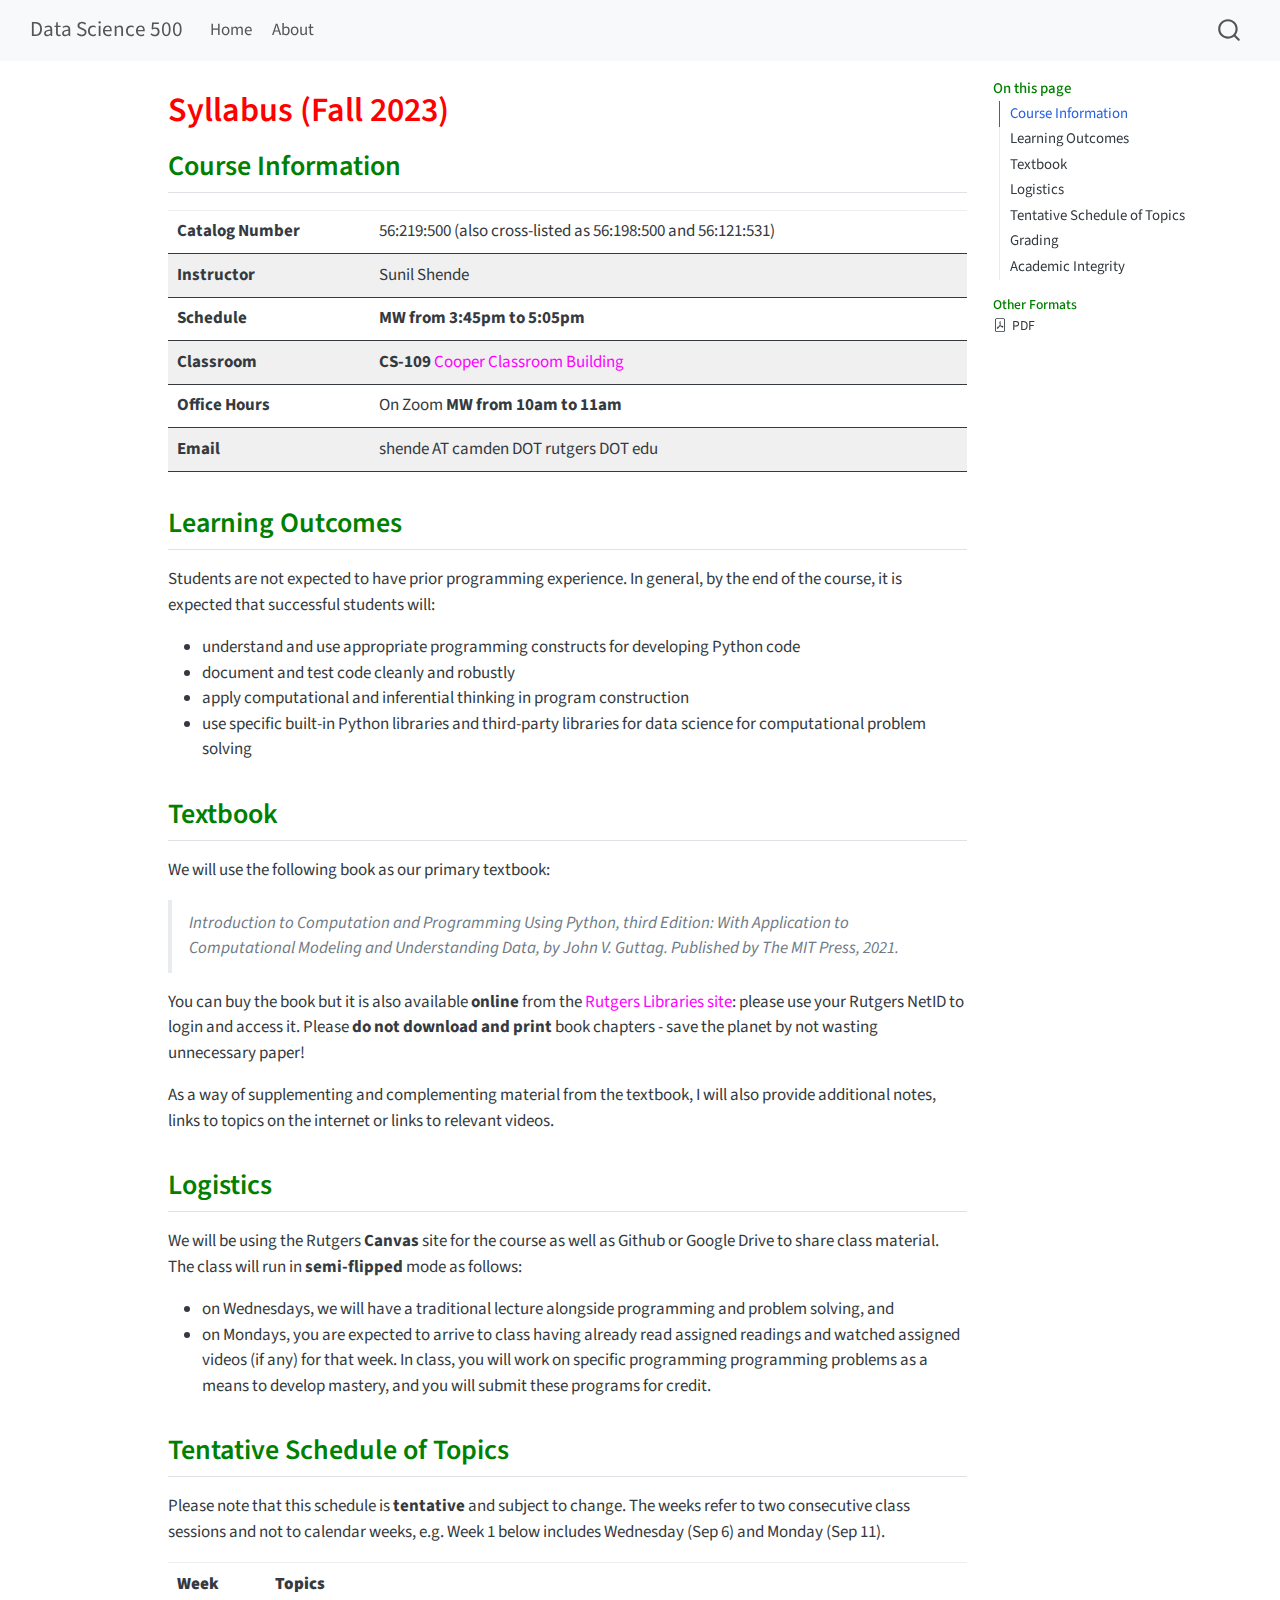
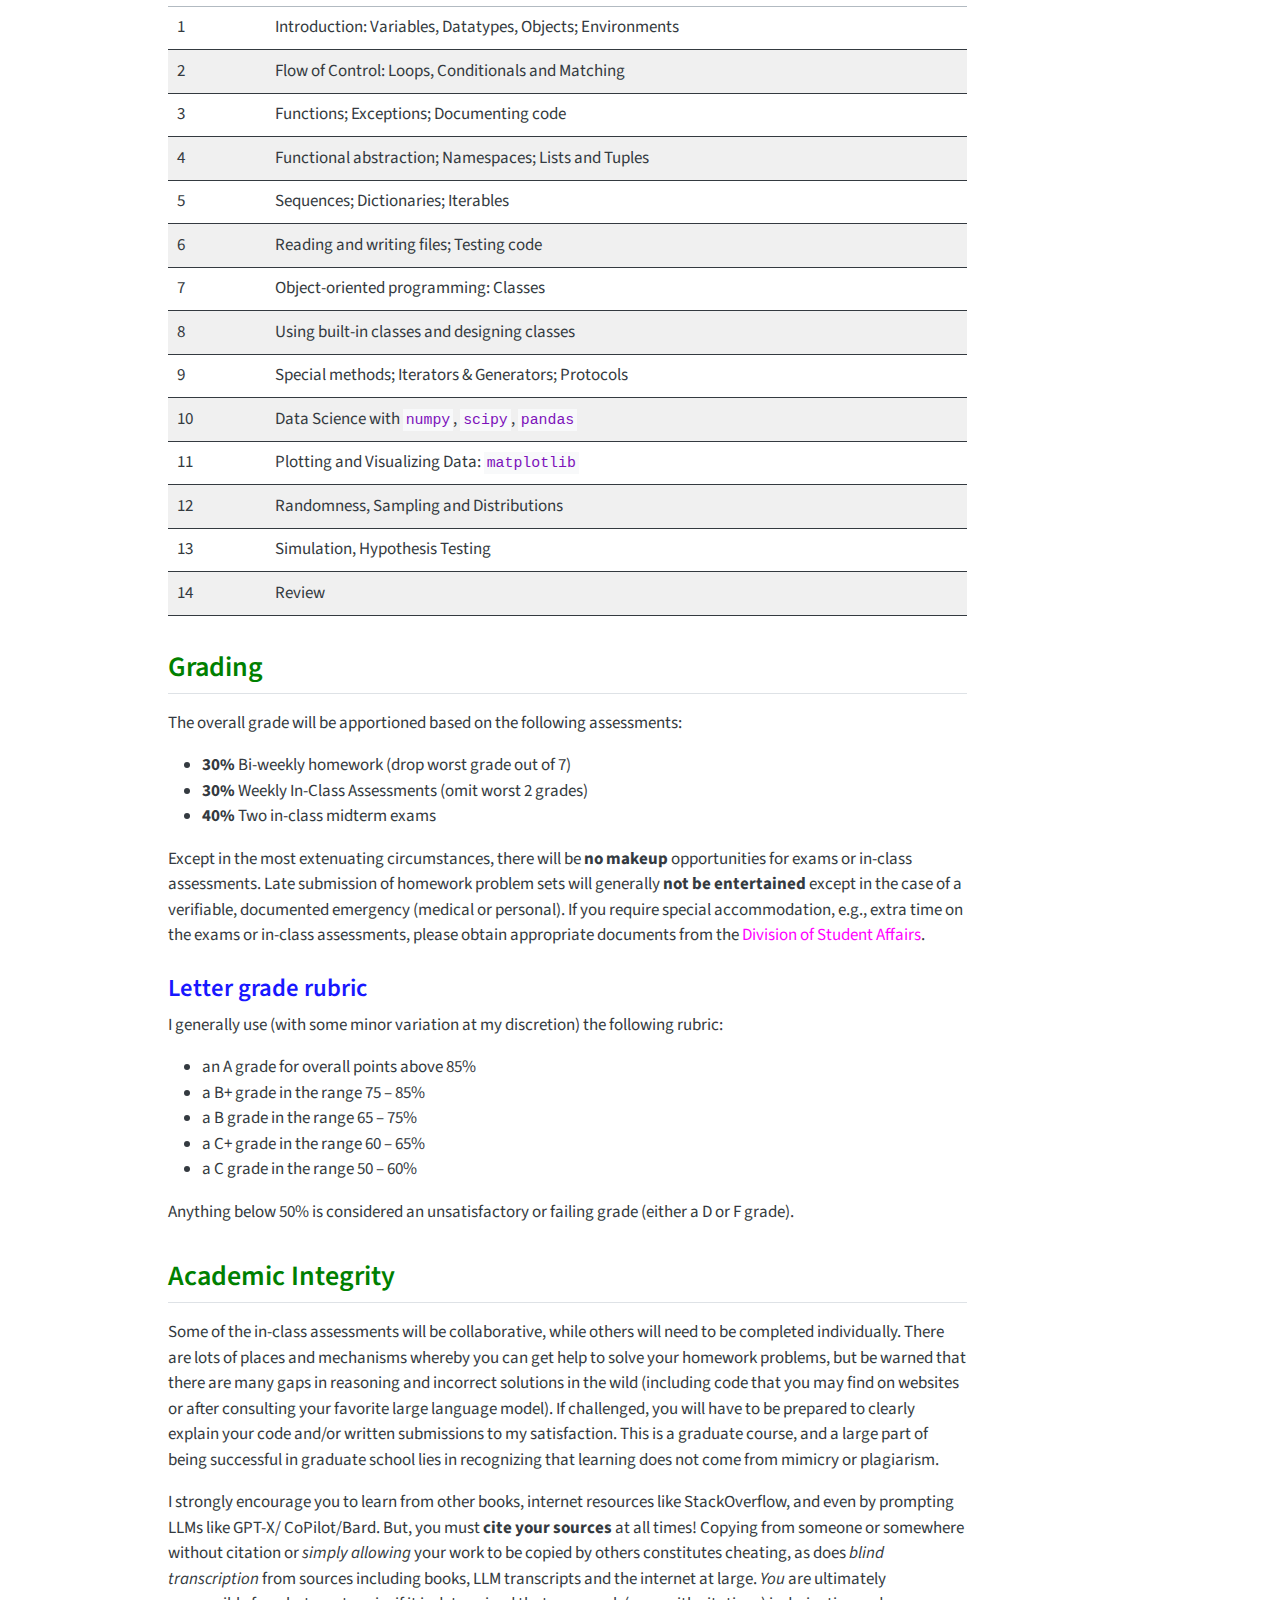
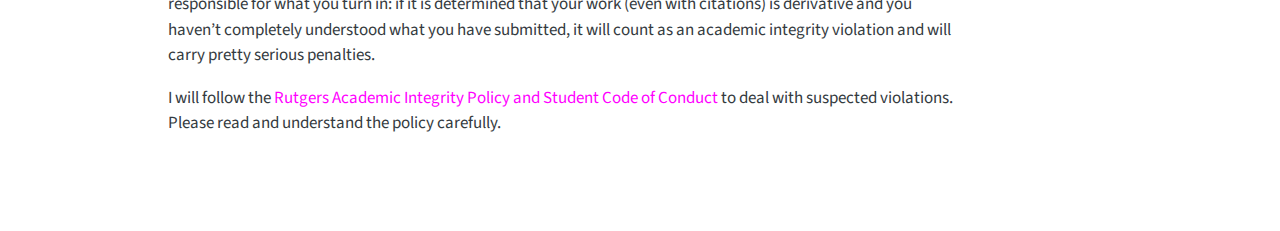
<file: syllabus.html>
<!DOCTYPE html>
<html xmlns="http://www.w3.org/1999/xhtml" lang="en" xml:lang="en"><head>

<meta charset="utf-8">
<meta name="generator" content="quarto-1.4.555">

<meta name="viewport" content="width=device-width, initial-scale=1.0, user-scalable=yes">


<title>Data Science 500 - Syllabus (Fall 2023)</title>
<style>
code{white-space: pre-wrap;}
span.smallcaps{font-variant: small-caps;}
div.columns{display: flex; gap: min(4vw, 1.5em);}
div.column{flex: auto; overflow-x: auto;}
div.hanging-indent{margin-left: 1.5em; text-indent: -1.5em;}
ul.task-list{list-style: none;}
ul.task-list li input[type="checkbox"] {
  width: 0.8em;
  margin: 0 0.8em 0.2em -1em; /* quarto-specific, see https://github.com/quarto-dev/quarto-cli/issues/4556 */ 
  vertical-align: middle;
}
</style>


<script src="site_libs/quarto-nav/quarto-nav.js"></script>
<script src="site_libs/quarto-nav/headroom.min.js"></script>
<script src="site_libs/clipboard/clipboard.min.js"></script>
<script src="site_libs/quarto-search/autocomplete.umd.js"></script>
<script src="site_libs/quarto-search/fuse.min.js"></script>
<script src="site_libs/quarto-search/quarto-search.js"></script>
<meta name="quarto:offset" content="./">
<script src="site_libs/quarto-html/quarto.js"></script>
<script src="site_libs/quarto-html/popper.min.js"></script>
<script src="site_libs/quarto-html/tippy.umd.min.js"></script>
<script src="site_libs/quarto-html/anchor.min.js"></script>
<link href="site_libs/quarto-html/tippy.css" rel="stylesheet">
<link href="site_libs/quarto-html/quarto-syntax-highlighting.css" rel="stylesheet" id="quarto-text-highlighting-styles">
<script src="site_libs/bootstrap/bootstrap.min.js"></script>
<link href="site_libs/bootstrap/bootstrap-icons.css" rel="stylesheet">
<link href="site_libs/bootstrap/bootstrap.min.css" rel="stylesheet" id="quarto-bootstrap" data-mode="light">
<script id="quarto-search-options" type="application/json">{
  "location": "navbar",
  "copy-button": false,
  "collapse-after": 3,
  "panel-placement": "end",
  "type": "overlay",
  "limit": 50,
  "keyboard-shortcut": [
    "f",
    "/",
    "s"
  ],
  "show-item-context": false,
  "language": {
    "search-no-results-text": "No results",
    "search-matching-documents-text": "matching documents",
    "search-copy-link-title": "Copy link to search",
    "search-hide-matches-text": "Hide additional matches",
    "search-more-match-text": "more match in this document",
    "search-more-matches-text": "more matches in this document",
    "search-clear-button-title": "Clear",
    "search-text-placeholder": "",
    "search-detached-cancel-button-title": "Cancel",
    "search-submit-button-title": "Submit",
    "search-label": "Search"
  }
}</script>


<link rel="stylesheet" href="styles.css">
</head>

<body class="nav-fixed">

<div id="quarto-search-results"></div>
  <header id="quarto-header" class="headroom fixed-top">
    <nav class="navbar navbar-expand-lg " data-bs-theme="dark">
      <div class="navbar-container container-fluid">
      <div class="navbar-brand-container mx-auto">
    <a class="navbar-brand" href="./index.html">
    <span class="navbar-title">Data Science 500</span>
    </a>
  </div>
            <div id="quarto-search" class="" title="Search"></div>
          <button class="navbar-toggler" type="button" data-bs-toggle="collapse" data-bs-target="#navbarCollapse" aria-controls="navbarCollapse" aria-expanded="false" aria-label="Toggle navigation" onclick="if (window.quartoToggleHeadroom) { window.quartoToggleHeadroom(); }">
  <span class="navbar-toggler-icon"></span>
</button>
          <div class="collapse navbar-collapse" id="navbarCollapse">
            <ul class="navbar-nav navbar-nav-scroll me-auto">
  <li class="nav-item">
    <a class="nav-link" href="./index.html"> 
<span class="menu-text">Home</span></a>
  </li>  
  <li class="nav-item">
    <a class="nav-link" href="./about.html"> 
<span class="menu-text">About</span></a>
  </li>  
</ul>
          </div> <!-- /navcollapse -->
          <div class="quarto-navbar-tools">
</div>
      </div> <!-- /container-fluid -->
    </nav>
</header>
<!-- content -->
<div id="quarto-content" class="quarto-container page-columns page-rows-contents page-layout-article page-navbar">
<!-- sidebar -->
<!-- margin-sidebar -->
    <div id="quarto-margin-sidebar" class="sidebar margin-sidebar">
        <nav id="TOC" role="doc-toc" class="toc-active">
    <h2 id="toc-title">On this page</h2>
   
  <ul>
  <li><a href="#course-information" id="toc-course-information" class="nav-link active" data-scroll-target="#course-information">Course Information</a></li>
  <li><a href="#learning-outcomes" id="toc-learning-outcomes" class="nav-link" data-scroll-target="#learning-outcomes">Learning Outcomes</a></li>
  <li><a href="#textbook" id="toc-textbook" class="nav-link" data-scroll-target="#textbook">Textbook</a></li>
  <li><a href="#logistics" id="toc-logistics" class="nav-link" data-scroll-target="#logistics">Logistics</a></li>
  <li><a href="#tentative-schedule-of-topics" id="toc-tentative-schedule-of-topics" class="nav-link" data-scroll-target="#tentative-schedule-of-topics">Tentative Schedule of Topics</a></li>
  <li><a href="#grading" id="toc-grading" class="nav-link" data-scroll-target="#grading">Grading</a>
  <ul class="collapse">
  <li><a href="#letter-grade-rubric" id="toc-letter-grade-rubric" class="nav-link" data-scroll-target="#letter-grade-rubric">Letter grade rubric</a></li>
  </ul></li>
  <li><a href="#academic-integrity" id="toc-academic-integrity" class="nav-link" data-scroll-target="#academic-integrity">Academic Integrity</a></li>
  </ul>
<div class="quarto-alternate-formats"><h2>Other Formats</h2><ul><li><a href="syllabus.pdf"><i class="bi bi-file-pdf"></i>PDF</a></li></ul></div></nav>
    </div>
<!-- main -->
<main class="content" id="quarto-document-content">

<header id="title-block-header" class="quarto-title-block default">
<div class="quarto-title">
<h1 class="title">Syllabus (Fall 2023)</h1>
</div>



<div class="quarto-title-meta">

    
  
    
  </div>
  


</header>


<section id="course-information" class="level2">
<h2 class="anchored" data-anchor-id="course-information">Course Information</h2>
<table class="caption-top table">
<tbody>
<tr class="odd">
<td><strong>Catalog Number</strong></td>
<td>56:219:500 (also cross-listed as 56:198:500 and 56:121:531)</td>
</tr>
<tr class="even">
<td><strong>Instructor</strong></td>
<td>Sunil Shende</td>
</tr>
<tr class="odd">
<td><strong>Schedule</strong></td>
<td><strong>MW from 3:45pm to 5:05pm</strong></td>
</tr>
<tr class="even">
<td><strong>Classroom</strong></td>
<td><strong>CS-109</strong> <a href="https://maps.rutgers.edu/#/?lat=39.947628&amp;lng=-75.122691&amp;sidebar=true&amp;zoom=20">Cooper Classroom Building</a></td>
</tr>
<tr class="odd">
<td><strong>Office Hours</strong></td>
<td>On Zoom <strong>MW from 10am to 11am</strong></td>
</tr>
<tr class="even">
<td><strong>Email</strong></td>
<td>shende AT camden DOT rutgers DOT edu</td>
</tr>
</tbody>
</table>
</section>
<section id="learning-outcomes" class="level2">
<h2 class="anchored" data-anchor-id="learning-outcomes">Learning Outcomes</h2>
<p>Students are not expected to have prior programming experience. In general, by the end of the course, it is expected that successful students will:</p>
<ul>
<li>understand and use appropriate programming constructs for developing Python code</li>
<li>document and test code cleanly and robustly</li>
<li>apply computational and inferential thinking in program construction</li>
<li>use specific built-in Python libraries and third-party libraries for data science for computational problem solving</li>
</ul>
</section>
<section id="textbook" class="level2">
<h2 class="anchored" data-anchor-id="textbook">Textbook</h2>
<p>We will use the following book as our primary textbook:</p>
<blockquote class="blockquote">
<p>Introduction to Computation and Programming Using Python, third Edition: With Application to Computational Modeling and Understanding Data, by John V. Guttag. Published by The MIT Press, 2021.</p>
</blockquote>
<p>You can buy the book but it is also available <strong>online</strong> from the <a href="https://libraries.rutgers.edu">Rutgers Libraries site</a>: please use your Rutgers NetID to login and access it. Please <strong>do not download and print</strong> book chapters - save the planet by not wasting unnecessary paper!</p>
<p>As a way of supplementing and complementing material from the textbook, I will also provide additional notes, links to topics on the internet or links to relevant videos.</p>
</section>
<section id="logistics" class="level2">
<h2 class="anchored" data-anchor-id="logistics">Logistics</h2>
<p>We will be using the Rutgers <strong>Canvas</strong> site for the course as well as Github or Google Drive to share class material. The class will run in <strong>semi-flipped</strong> mode as follows:</p>
<ul>
<li>on Wednesdays, we will have a traditional lecture alongside programming and problem solving, and</li>
<li>on Mondays, you are expected to arrive to class having already read assigned readings and watched assigned videos (if any) for that week. In class, you will work on specific programming programming problems as a means to develop mastery, and you will submit these programs for credit.</li>
</ul>
</section>
<section id="tentative-schedule-of-topics" class="level2">
<h2 class="anchored" data-anchor-id="tentative-schedule-of-topics">Tentative Schedule of Topics</h2>
<p>Please note that this schedule is <strong>tentative</strong> and subject to change. The weeks refer to two consecutive class sessions and not to calendar weeks, e.g.&nbsp;Week 1 below includes Wednesday (Sep 6) and Monday (Sep 11).</p>
<table class="caption-top table">
<thead>
<tr class="header">
<th><strong>Week</strong></th>
<th><strong>Topics</strong></th>
</tr>
</thead>
<tbody>
<tr class="odd">
<td>1</td>
<td>Introduction: Variables, Datatypes, Objects; Environments</td>
</tr>
<tr class="even">
<td>2</td>
<td>Flow of Control: Loops, Conditionals and Matching</td>
</tr>
<tr class="odd">
<td>3</td>
<td>Functions; Exceptions; Documenting code</td>
</tr>
<tr class="even">
<td>4</td>
<td>Functional abstraction; Namespaces; Lists and Tuples</td>
</tr>
<tr class="odd">
<td>5</td>
<td>Sequences; Dictionaries; Iterables</td>
</tr>
<tr class="even">
<td>6</td>
<td>Reading and writing files; Testing code</td>
</tr>
<tr class="odd">
<td>7</td>
<td>Object-oriented programming: Classes</td>
</tr>
<tr class="even">
<td>8</td>
<td>Using built-in classes and designing classes</td>
</tr>
<tr class="odd">
<td>9</td>
<td>Special methods; Iterators &amp; Generators; Protocols</td>
</tr>
<tr class="even">
<td>10</td>
<td>Data Science with <code>numpy</code>, <code>scipy</code>, <code>pandas</code></td>
</tr>
<tr class="odd">
<td>11</td>
<td>Plotting and Visualizing Data: <code>matplotlib</code></td>
</tr>
<tr class="even">
<td>12</td>
<td>Randomness, Sampling and Distributions</td>
</tr>
<tr class="odd">
<td>13</td>
<td>Simulation, Hypothesis Testing</td>
</tr>
<tr class="even">
<td>14</td>
<td>Review</td>
</tr>
</tbody>
</table>
</section>
<section id="grading" class="level2">
<h2 class="anchored" data-anchor-id="grading">Grading</h2>
<p>The overall grade will be apportioned based on the following assessments:</p>
<ul>
<li><strong>30%</strong> Bi-weekly homework (drop worst grade out of 7)</li>
<li><strong>30%</strong> Weekly In-Class Assessments (omit worst 2 grades)</li>
<li><strong>40%</strong> Two in-class midterm exams</li>
</ul>
<p>Except in the most extenuating circumstances, there will be <strong>no makeup</strong> opportunities for exams or in-class assessments. Late submission of homework problem sets will generally <strong>not be entertained</strong> except in the case of a verifiable, documented emergency (medical or personal). If you require special accommodation, e.g., extra time on the exams or in-class assessments, please obtain appropriate documents from the <a href="https://studentaffairs.camden.rutgers.edu/">Division of Student Affairs</a>.</p>
<section id="letter-grade-rubric" class="level3">
<h3 class="anchored" data-anchor-id="letter-grade-rubric">Letter grade rubric</h3>
<p>I generally use (with some minor variation at my discretion) the following rubric:</p>
<ul>
<li>an A grade for overall points above 85%</li>
<li>a B+ grade in the range 75 – 85%</li>
<li>a B grade in the range 65 – 75%</li>
<li>a C+ grade in the range 60 – 65%</li>
<li>a C grade in the range 50 – 60%</li>
</ul>
<p>Anything below 50% is considered an unsatisfactory or failing grade (either a D or F grade).</p>
</section>
</section>
<section id="academic-integrity" class="level2">
<h2 class="anchored" data-anchor-id="academic-integrity">Academic Integrity</h2>
<p>Some of the in-class assessments will be collaborative, while others will need to be completed individually. There are lots of places and mechanisms whereby you can get help to solve your homework problems, but be warned that there are many gaps in reasoning and incorrect solutions in the wild (including code that you may find on websites or after consulting your favorite large language model). If challenged, you will have to be prepared to clearly explain your code and/or written submissions to my satisfaction. This is a graduate course, and a large part of being successful in graduate school lies in recognizing that learning does not come from mimicry or plagiarism.</p>
<p>I strongly encourage you to learn from other books, internet resources like StackOverflow, and even by prompting LLMs like GPT-X/ CoPilot/Bard. But, you must <strong>cite your sources</strong> at all times! Copying from someone or somewhere without citation or <em>simply allowing</em> your work to be copied by others constitutes cheating, as does <em>blind transcription</em> from sources including books, LLM transcripts and the internet at large. <em>You</em> are ultimately responsible for what you turn in: if it is determined that your work (even with citations) is derivative and you haven’t completely understood what you have submitted, it will count as an academic integrity violation and will carry pretty serious penalties.</p>
<p>I will follow the <a href="https://deanofstudents.camden.rutgers.edu/academic-integrity">Rutgers Academic Integrity Policy and Student Code of Conduct</a> to deal with suspected violations. Please read and understand the policy carefully.</p>


</section>

</main> <!-- /main -->
<script id="quarto-html-after-body" type="application/javascript">
window.document.addEventListener("DOMContentLoaded", function (event) {
  const toggleBodyColorMode = (bsSheetEl) => {
    const mode = bsSheetEl.getAttribute("data-mode");
    const bodyEl = window.document.querySelector("body");
    if (mode === "dark") {
      bodyEl.classList.add("quarto-dark");
      bodyEl.classList.remove("quarto-light");
    } else {
      bodyEl.classList.add("quarto-light");
      bodyEl.classList.remove("quarto-dark");
    }
  }
  const toggleBodyColorPrimary = () => {
    const bsSheetEl = window.document.querySelector("link#quarto-bootstrap");
    if (bsSheetEl) {
      toggleBodyColorMode(bsSheetEl);
    }
  }
  toggleBodyColorPrimary();  
  const icon = "";
  const anchorJS = new window.AnchorJS();
  anchorJS.options = {
    placement: 'right',
    icon: icon
  };
  anchorJS.add('.anchored');
  const isCodeAnnotation = (el) => {
    for (const clz of el.classList) {
      if (clz.startsWith('code-annotation-')) {                     
        return true;
      }
    }
    return false;
  }
  const clipboard = new window.ClipboardJS('.code-copy-button', {
    text: function(trigger) {
      const codeEl = trigger.previousElementSibling.cloneNode(true);
      for (const childEl of codeEl.children) {
        if (isCodeAnnotation(childEl)) {
          childEl.remove();
        }
      }
      return codeEl.innerText;
    }
  });
  clipboard.on('success', function(e) {
    // button target
    const button = e.trigger;
    // don't keep focus
    button.blur();
    // flash "checked"
    button.classList.add('code-copy-button-checked');
    var currentTitle = button.getAttribute("title");
    button.setAttribute("title", "Copied!");
    let tooltip;
    if (window.bootstrap) {
      button.setAttribute("data-bs-toggle", "tooltip");
      button.setAttribute("data-bs-placement", "left");
      button.setAttribute("data-bs-title", "Copied!");
      tooltip = new bootstrap.Tooltip(button, 
        { trigger: "manual", 
          customClass: "code-copy-button-tooltip",
          offset: [0, -8]});
      tooltip.show();    
    }
    setTimeout(function() {
      if (tooltip) {
        tooltip.hide();
        button.removeAttribute("data-bs-title");
        button.removeAttribute("data-bs-toggle");
        button.removeAttribute("data-bs-placement");
      }
      button.setAttribute("title", currentTitle);
      button.classList.remove('code-copy-button-checked');
    }, 1000);
    // clear code selection
    e.clearSelection();
  });
    var localhostRegex = new RegExp(/^(?:http|https):\/\/localhost\:?[0-9]*\//);
    var mailtoRegex = new RegExp(/^mailto:/);
      var filterRegex = new RegExp("https:\/\/RUC-Shende\.github\.io\/ds_500\/");
    var isInternal = (href) => {
        return filterRegex.test(href) || localhostRegex.test(href) || mailtoRegex.test(href);
    }
    // Inspect non-navigation links and adorn them if external
 	var links = window.document.querySelectorAll('a[href]:not(.nav-link):not(.navbar-brand):not(.toc-action):not(.sidebar-link):not(.sidebar-item-toggle):not(.pagination-link):not(.no-external):not([aria-hidden]):not(.dropdown-item):not(.quarto-navigation-tool)');
    for (var i=0; i<links.length; i++) {
      const link = links[i];
      if (!isInternal(link.href)) {
        // undo the damage that might have been done by quarto-nav.js in the case of
        // links that we want to consider external
        if (link.dataset.originalHref !== undefined) {
          link.href = link.dataset.originalHref;
        }
      }
    }
  function tippyHover(el, contentFn, onTriggerFn, onUntriggerFn) {
    const config = {
      allowHTML: true,
      maxWidth: 500,
      delay: 100,
      arrow: false,
      appendTo: function(el) {
          return el.parentElement;
      },
      interactive: true,
      interactiveBorder: 10,
      theme: 'quarto',
      placement: 'bottom-start',
    };
    if (contentFn) {
      config.content = contentFn;
    }
    if (onTriggerFn) {
      config.onTrigger = onTriggerFn;
    }
    if (onUntriggerFn) {
      config.onUntrigger = onUntriggerFn;
    }
    window.tippy(el, config); 
  }
  const noterefs = window.document.querySelectorAll('a[role="doc-noteref"]');
  for (var i=0; i<noterefs.length; i++) {
    const ref = noterefs[i];
    tippyHover(ref, function() {
      // use id or data attribute instead here
      let href = ref.getAttribute('data-footnote-href') || ref.getAttribute('href');
      try { href = new URL(href).hash; } catch {}
      const id = href.replace(/^#\/?/, "");
      const note = window.document.getElementById(id);
      if (note) {
        return note.innerHTML;
      } else {
        return "";
      }
    });
  }
  const xrefs = window.document.querySelectorAll('a.quarto-xref');
  const processXRef = (id, note) => {
    // Strip column container classes
    const stripColumnClz = (el) => {
      el.classList.remove("page-full", "page-columns");
      if (el.children) {
        for (const child of el.children) {
          stripColumnClz(child);
        }
      }
    }
    stripColumnClz(note)
    if (id === null || id.startsWith('sec-')) {
      // Special case sections, only their first couple elements
      const container = document.createElement("div");
      if (note.children && note.children.length > 2) {
        container.appendChild(note.children[0].cloneNode(true));
        for (let i = 1; i < note.children.length; i++) {
          const child = note.children[i];
          if (child.tagName === "P" && child.innerText === "") {
            continue;
          } else {
            container.appendChild(child.cloneNode(true));
            break;
          }
        }
        if (window.Quarto?.typesetMath) {
          window.Quarto.typesetMath(container);
        }
        return container.innerHTML
      } else {
        if (window.Quarto?.typesetMath) {
          window.Quarto.typesetMath(note);
        }
        return note.innerHTML;
      }
    } else {
      // Remove any anchor links if they are present
      const anchorLink = note.querySelector('a.anchorjs-link');
      if (anchorLink) {
        anchorLink.remove();
      }
      if (window.Quarto?.typesetMath) {
        window.Quarto.typesetMath(note);
      }
      // TODO in 1.5, we should make sure this works without a callout special case
      if (note.classList.contains("callout")) {
        return note.outerHTML;
      } else {
        return note.innerHTML;
      }
    }
  }
  for (var i=0; i<xrefs.length; i++) {
    const xref = xrefs[i];
    tippyHover(xref, undefined, function(instance) {
      instance.disable();
      let url = xref.getAttribute('href');
      let hash = undefined; 
      if (url.startsWith('#')) {
        hash = url;
      } else {
        try { hash = new URL(url).hash; } catch {}
      }
      if (hash) {
        const id = hash.replace(/^#\/?/, "");
        const note = window.document.getElementById(id);
        if (note !== null) {
          try {
            const html = processXRef(id, note.cloneNode(true));
            instance.setContent(html);
          } finally {
            instance.enable();
            instance.show();
          }
        } else {
          // See if we can fetch this
          fetch(url.split('#')[0])
          .then(res => res.text())
          .then(html => {
            const parser = new DOMParser();
            const htmlDoc = parser.parseFromString(html, "text/html");
            const note = htmlDoc.getElementById(id);
            if (note !== null) {
              const html = processXRef(id, note);
              instance.setContent(html);
            } 
          }).finally(() => {
            instance.enable();
            instance.show();
          });
        }
      } else {
        // See if we can fetch a full url (with no hash to target)
        // This is a special case and we should probably do some content thinning / targeting
        fetch(url)
        .then(res => res.text())
        .then(html => {
          const parser = new DOMParser();
          const htmlDoc = parser.parseFromString(html, "text/html");
          const note = htmlDoc.querySelector('main.content');
          if (note !== null) {
            // This should only happen for chapter cross references
            // (since there is no id in the URL)
            // remove the first header
            if (note.children.length > 0 && note.children[0].tagName === "HEADER") {
              note.children[0].remove();
            }
            const html = processXRef(null, note);
            instance.setContent(html);
          } 
        }).finally(() => {
          instance.enable();
          instance.show();
        });
      }
    }, function(instance) {
    });
  }
      let selectedAnnoteEl;
      const selectorForAnnotation = ( cell, annotation) => {
        let cellAttr = 'data-code-cell="' + cell + '"';
        let lineAttr = 'data-code-annotation="' +  annotation + '"';
        const selector = 'span[' + cellAttr + '][' + lineAttr + ']';
        return selector;
      }
      const selectCodeLines = (annoteEl) => {
        const doc = window.document;
        const targetCell = annoteEl.getAttribute("data-target-cell");
        const targetAnnotation = annoteEl.getAttribute("data-target-annotation");
        const annoteSpan = window.document.querySelector(selectorForAnnotation(targetCell, targetAnnotation));
        const lines = annoteSpan.getAttribute("data-code-lines").split(",");
        const lineIds = lines.map((line) => {
          return targetCell + "-" + line;
        })
        let top = null;
        let height = null;
        let parent = null;
        if (lineIds.length > 0) {
            //compute the position of the single el (top and bottom and make a div)
            const el = window.document.getElementById(lineIds[0]);
            top = el.offsetTop;
            height = el.offsetHeight;
            parent = el.parentElement.parentElement;
          if (lineIds.length > 1) {
            const lastEl = window.document.getElementById(lineIds[lineIds.length - 1]);
            const bottom = lastEl.offsetTop + lastEl.offsetHeight;
            height = bottom - top;
          }
          if (top !== null && height !== null && parent !== null) {
            // cook up a div (if necessary) and position it 
            let div = window.document.getElementById("code-annotation-line-highlight");
            if (div === null) {
              div = window.document.createElement("div");
              div.setAttribute("id", "code-annotation-line-highlight");
              div.style.position = 'absolute';
              parent.appendChild(div);
            }
            div.style.top = top - 2 + "px";
            div.style.height = height + 4 + "px";
            div.style.left = 0;
            let gutterDiv = window.document.getElementById("code-annotation-line-highlight-gutter");
            if (gutterDiv === null) {
              gutterDiv = window.document.createElement("div");
              gutterDiv.setAttribute("id", "code-annotation-line-highlight-gutter");
              gutterDiv.style.position = 'absolute';
              const codeCell = window.document.getElementById(targetCell);
              const gutter = codeCell.querySelector('.code-annotation-gutter');
              gutter.appendChild(gutterDiv);
            }
            gutterDiv.style.top = top - 2 + "px";
            gutterDiv.style.height = height + 4 + "px";
          }
          selectedAnnoteEl = annoteEl;
        }
      };
      const unselectCodeLines = () => {
        const elementsIds = ["code-annotation-line-highlight", "code-annotation-line-highlight-gutter"];
        elementsIds.forEach((elId) => {
          const div = window.document.getElementById(elId);
          if (div) {
            div.remove();
          }
        });
        selectedAnnoteEl = undefined;
      };
        // Handle positioning of the toggle
    window.addEventListener(
      "resize",
      throttle(() => {
        elRect = undefined;
        if (selectedAnnoteEl) {
          selectCodeLines(selectedAnnoteEl);
        }
      }, 10)
    );
    function throttle(fn, ms) {
    let throttle = false;
    let timer;
      return (...args) => {
        if(!throttle) { // first call gets through
            fn.apply(this, args);
            throttle = true;
        } else { // all the others get throttled
            if(timer) clearTimeout(timer); // cancel #2
            timer = setTimeout(() => {
              fn.apply(this, args);
              timer = throttle = false;
            }, ms);
        }
      };
    }
      // Attach click handler to the DT
      const annoteDls = window.document.querySelectorAll('dt[data-target-cell]');
      for (const annoteDlNode of annoteDls) {
        annoteDlNode.addEventListener('click', (event) => {
          const clickedEl = event.target;
          if (clickedEl !== selectedAnnoteEl) {
            unselectCodeLines();
            const activeEl = window.document.querySelector('dt[data-target-cell].code-annotation-active');
            if (activeEl) {
              activeEl.classList.remove('code-annotation-active');
            }
            selectCodeLines(clickedEl);
            clickedEl.classList.add('code-annotation-active');
          } else {
            // Unselect the line
            unselectCodeLines();
            clickedEl.classList.remove('code-annotation-active');
          }
        });
      }
  const findCites = (el) => {
    const parentEl = el.parentElement;
    if (parentEl) {
      const cites = parentEl.dataset.cites;
      if (cites) {
        return {
          el,
          cites: cites.split(' ')
        };
      } else {
        return findCites(el.parentElement)
      }
    } else {
      return undefined;
    }
  };
  var bibliorefs = window.document.querySelectorAll('a[role="doc-biblioref"]');
  for (var i=0; i<bibliorefs.length; i++) {
    const ref = bibliorefs[i];
    const citeInfo = findCites(ref);
    if (citeInfo) {
      tippyHover(citeInfo.el, function() {
        var popup = window.document.createElement('div');
        citeInfo.cites.forEach(function(cite) {
          var citeDiv = window.document.createElement('div');
          citeDiv.classList.add('hanging-indent');
          citeDiv.classList.add('csl-entry');
          var biblioDiv = window.document.getElementById('ref-' + cite);
          if (biblioDiv) {
            citeDiv.innerHTML = biblioDiv.innerHTML;
          }
          popup.appendChild(citeDiv);
        });
        return popup.innerHTML;
      });
    }
  }
});
</script>
</div> <!-- /content -->




</body></html>
</file>
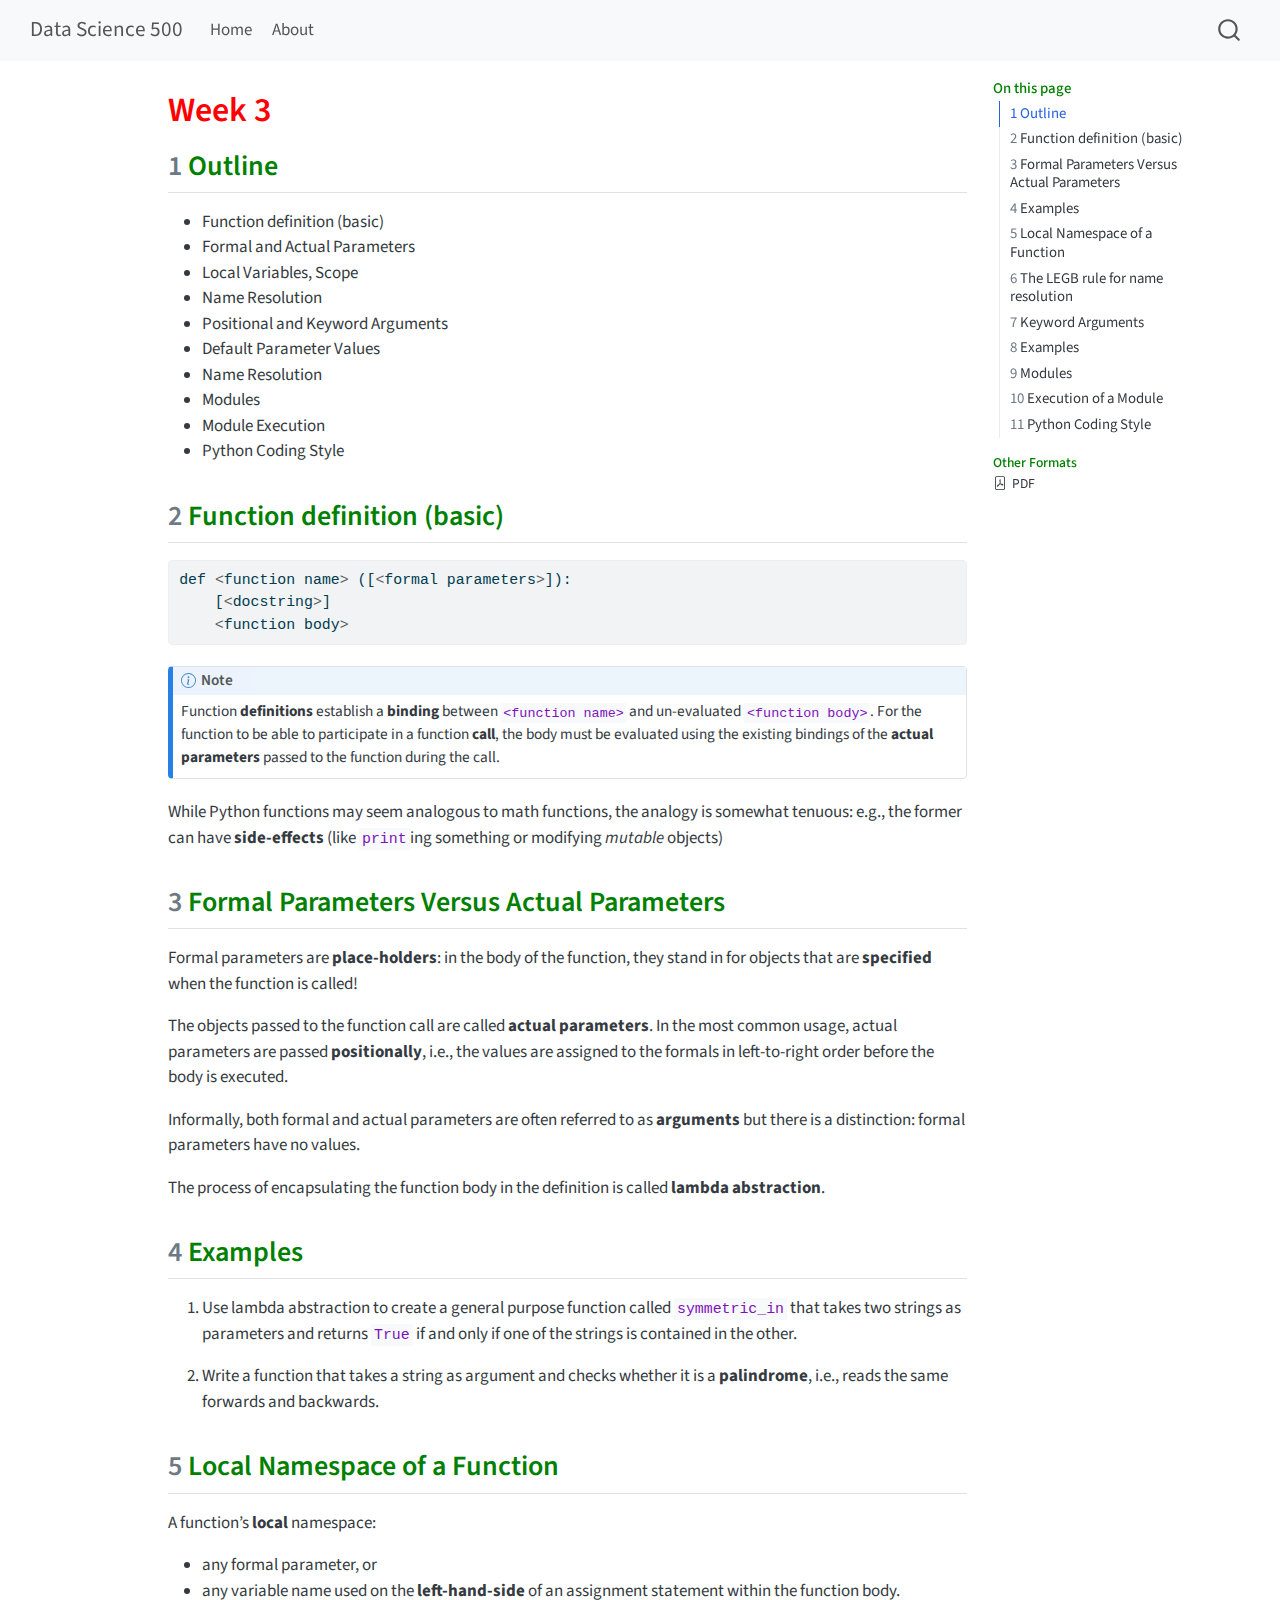
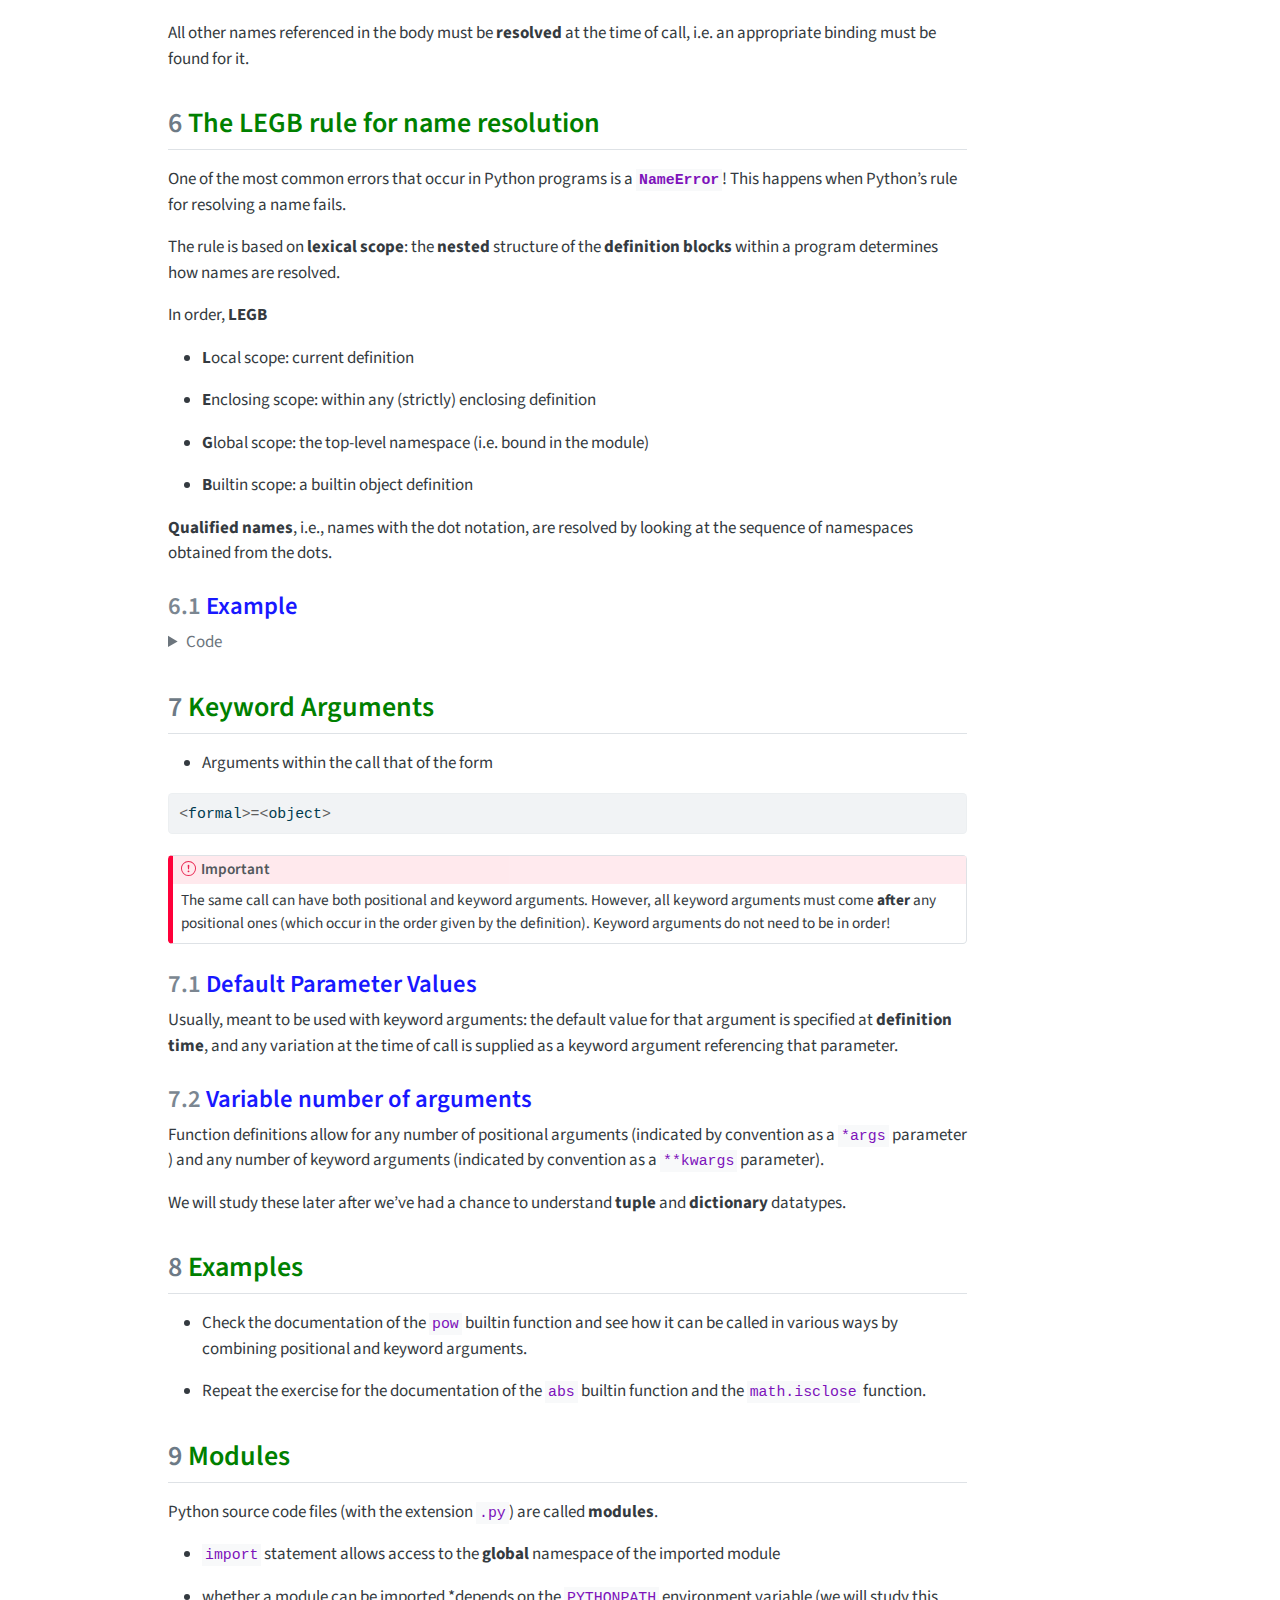
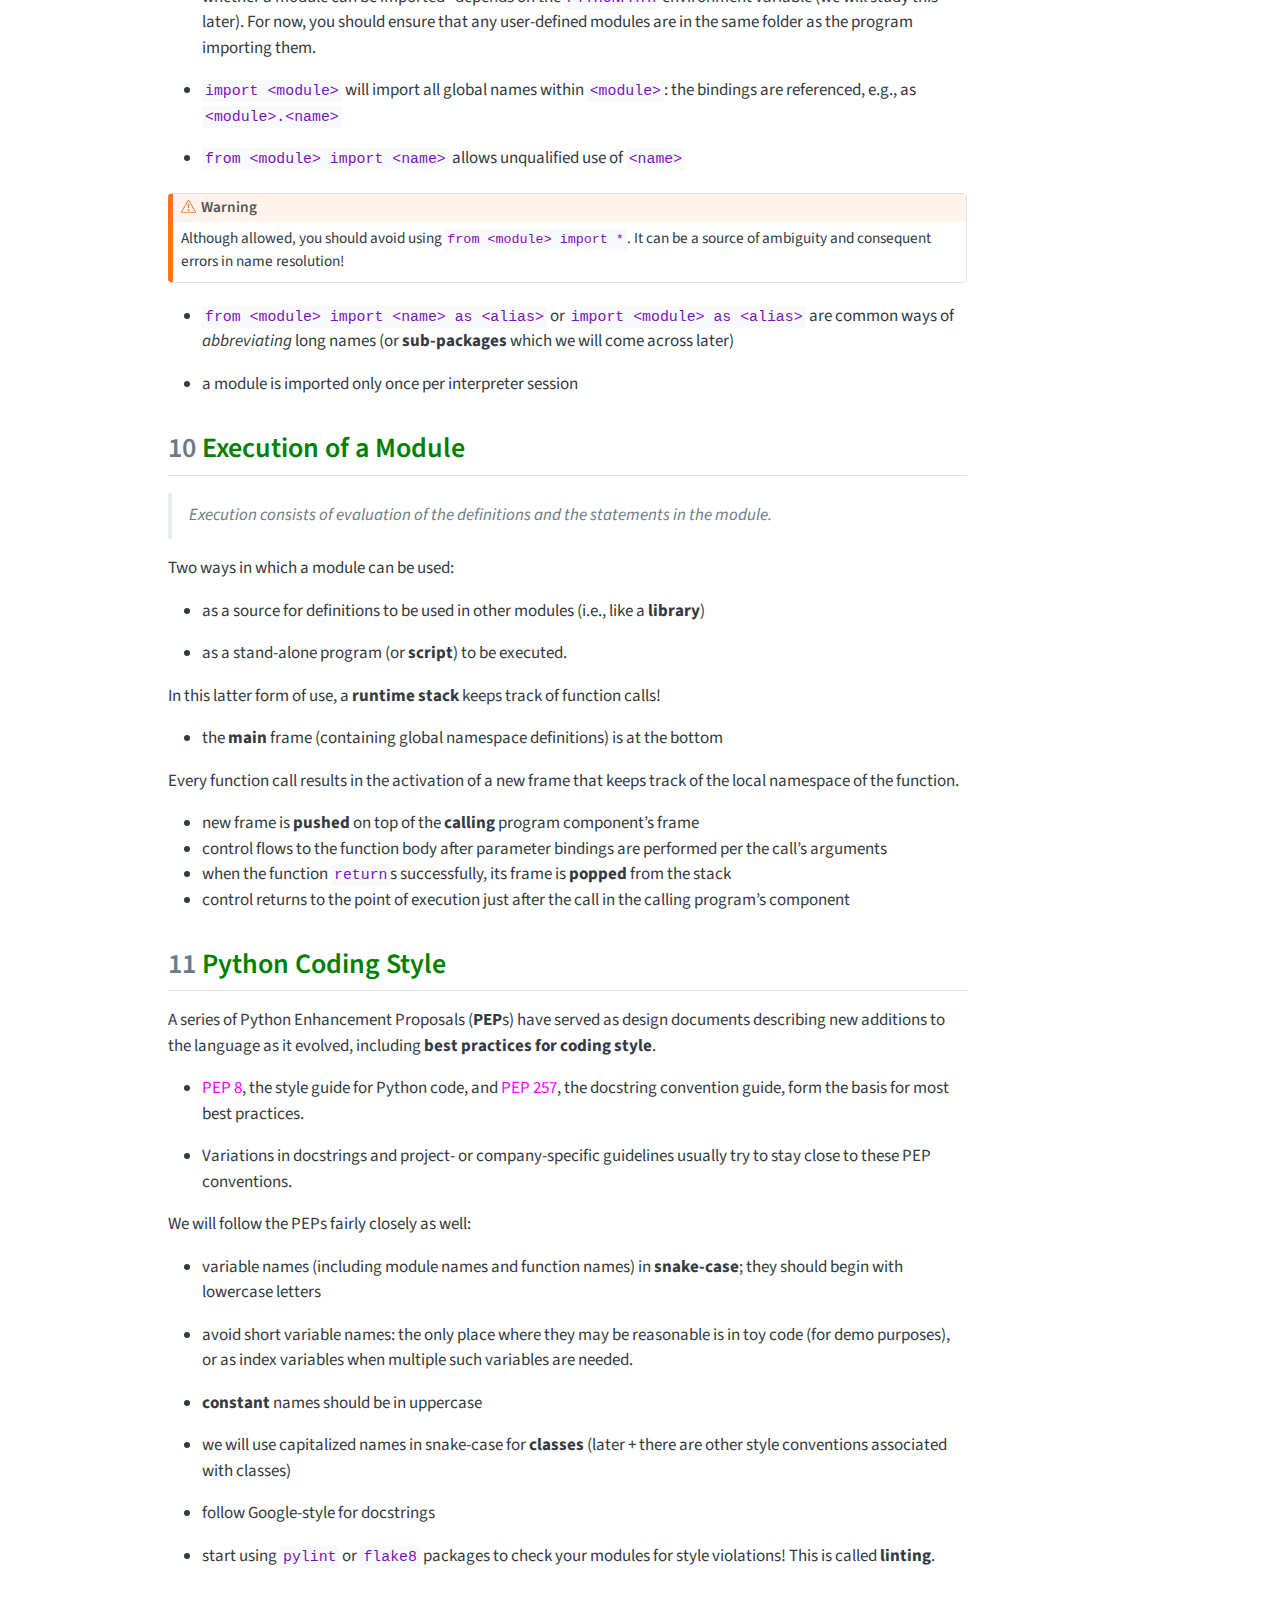
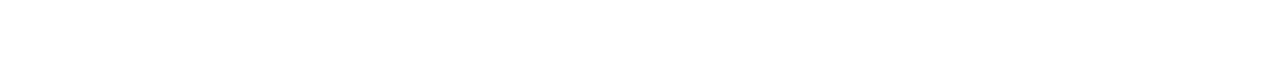
<file: week3.html>
<!DOCTYPE html>
<html xmlns="http://www.w3.org/1999/xhtml" lang="en" xml:lang="en"><head>

<meta charset="utf-8">
<meta name="generator" content="quarto-1.3.450">

<meta name="viewport" content="width=device-width, initial-scale=1.0, user-scalable=yes">


<title>Data Science 500 - Week 3</title>
<style>
code{white-space: pre-wrap;}
span.smallcaps{font-variant: small-caps;}
div.columns{display: flex; gap: min(4vw, 1.5em);}
div.column{flex: auto; overflow-x: auto;}
div.hanging-indent{margin-left: 1.5em; text-indent: -1.5em;}
ul.task-list{list-style: none;}
ul.task-list li input[type="checkbox"] {
  width: 0.8em;
  margin: 0 0.8em 0.2em -1em; /* quarto-specific, see https://github.com/quarto-dev/quarto-cli/issues/4556 */ 
  vertical-align: middle;
}
/* CSS for syntax highlighting */
pre > code.sourceCode { white-space: pre; position: relative; }
pre > code.sourceCode > span { display: inline-block; line-height: 1.25; }
pre > code.sourceCode > span:empty { height: 1.2em; }
.sourceCode { overflow: visible; }
code.sourceCode > span { color: inherit; text-decoration: inherit; }
div.sourceCode { margin: 1em 0; }
pre.sourceCode { margin: 0; }
@media screen {
div.sourceCode { overflow: auto; }
}
@media print {
pre > code.sourceCode { white-space: pre-wrap; }
pre > code.sourceCode > span { text-indent: -5em; padding-left: 5em; }
}
pre.numberSource code
  { counter-reset: source-line 0; }
pre.numberSource code > span
  { position: relative; left: -4em; counter-increment: source-line; }
pre.numberSource code > span > a:first-child::before
  { content: counter(source-line);
    position: relative; left: -1em; text-align: right; vertical-align: baseline;
    border: none; display: inline-block;
    -webkit-touch-callout: none; -webkit-user-select: none;
    -khtml-user-select: none; -moz-user-select: none;
    -ms-user-select: none; user-select: none;
    padding: 0 4px; width: 4em;
  }
pre.numberSource { margin-left: 3em;  padding-left: 4px; }
div.sourceCode
  {   }
@media screen {
pre > code.sourceCode > span > a:first-child::before { text-decoration: underline; }
}
</style>


<script src="site_libs/quarto-nav/quarto-nav.js"></script>
<script src="site_libs/quarto-nav/headroom.min.js"></script>
<script src="site_libs/clipboard/clipboard.min.js"></script>
<script src="site_libs/quarto-search/autocomplete.umd.js"></script>
<script src="site_libs/quarto-search/fuse.min.js"></script>
<script src="site_libs/quarto-search/quarto-search.js"></script>
<meta name="quarto:offset" content="./">
<script src="site_libs/quarto-html/quarto.js"></script>
<script src="site_libs/quarto-html/popper.min.js"></script>
<script src="site_libs/quarto-html/tippy.umd.min.js"></script>
<script src="site_libs/quarto-html/anchor.min.js"></script>
<link href="site_libs/quarto-html/tippy.css" rel="stylesheet">
<link href="site_libs/quarto-html/quarto-syntax-highlighting.css" rel="stylesheet" id="quarto-text-highlighting-styles">
<script src="site_libs/bootstrap/bootstrap.min.js"></script>
<link href="site_libs/bootstrap/bootstrap-icons.css" rel="stylesheet">
<link href="site_libs/bootstrap/bootstrap.min.css" rel="stylesheet" id="quarto-bootstrap" data-mode="light">
<script id="quarto-search-options" type="application/json">{
  "location": "navbar",
  "copy-button": false,
  "collapse-after": 3,
  "panel-placement": "end",
  "type": "overlay",
  "limit": 20,
  "language": {
    "search-no-results-text": "No results",
    "search-matching-documents-text": "matching documents",
    "search-copy-link-title": "Copy link to search",
    "search-hide-matches-text": "Hide additional matches",
    "search-more-match-text": "more match in this document",
    "search-more-matches-text": "more matches in this document",
    "search-clear-button-title": "Clear",
    "search-detached-cancel-button-title": "Cancel",
    "search-submit-button-title": "Submit",
    "search-label": "Search"
  }
}</script>


<link rel="stylesheet" href="styles.css">
</head>

<body class="nav-fixed">

<div id="quarto-search-results"></div>
  <header id="quarto-header" class="headroom fixed-top">
    <nav class="navbar navbar-expand-lg navbar-dark ">
      <div class="navbar-container container-fluid">
      <div class="navbar-brand-container">
    <a class="navbar-brand" href="./index.html">
    <span class="navbar-title">Data Science 500</span>
    </a>
  </div>
            <div id="quarto-search" class="" title="Search"></div>
          <button class="navbar-toggler" type="button" data-bs-toggle="collapse" data-bs-target="#navbarCollapse" aria-controls="navbarCollapse" aria-expanded="false" aria-label="Toggle navigation" onclick="if (window.quartoToggleHeadroom) { window.quartoToggleHeadroom(); }">
  <span class="navbar-toggler-icon"></span>
</button>
          <div class="collapse navbar-collapse" id="navbarCollapse">
            <ul class="navbar-nav navbar-nav-scroll me-auto">
  <li class="nav-item">
    <a class="nav-link" href="./index.html" rel="" target="">
 <span class="menu-text">Home</span></a>
  </li>  
  <li class="nav-item">
    <a class="nav-link" href="./about.html" rel="" target="">
 <span class="menu-text">About</span></a>
  </li>  
</ul>
            <div class="quarto-navbar-tools ms-auto">
</div>
          </div> <!-- /navcollapse -->
      </div> <!-- /container-fluid -->
    </nav>
</header>
<!-- content -->
<div id="quarto-content" class="quarto-container page-columns page-rows-contents page-layout-article page-navbar">
<!-- sidebar -->
<!-- margin-sidebar -->
    <div id="quarto-margin-sidebar" class="sidebar margin-sidebar">
        <nav id="TOC" role="doc-toc" class="toc-active">
    <h2 id="toc-title">On this page</h2>
   
  <ul>
  <li><a href="#outline" id="toc-outline" class="nav-link active" data-scroll-target="#outline"><span class="header-section-number">1</span> Outline</a></li>
  <li><a href="#function-definition-basic" id="toc-function-definition-basic" class="nav-link" data-scroll-target="#function-definition-basic"><span class="header-section-number">2</span> Function definition (basic)</a></li>
  <li><a href="#formal-parameters-versus-actual-parameters" id="toc-formal-parameters-versus-actual-parameters" class="nav-link" data-scroll-target="#formal-parameters-versus-actual-parameters"><span class="header-section-number">3</span> Formal Parameters Versus Actual Parameters</a></li>
  <li><a href="#examples" id="toc-examples" class="nav-link" data-scroll-target="#examples"><span class="header-section-number">4</span> Examples</a></li>
  <li><a href="#local-namespace-of-a-function" id="toc-local-namespace-of-a-function" class="nav-link" data-scroll-target="#local-namespace-of-a-function"><span class="header-section-number">5</span> Local Namespace of a Function</a></li>
  <li><a href="#the-legb-rule-for-name-resolution" id="toc-the-legb-rule-for-name-resolution" class="nav-link" data-scroll-target="#the-legb-rule-for-name-resolution"><span class="header-section-number">6</span> The LEGB rule for name resolution</a>
  <ul class="collapse">
  <li><a href="#example" id="toc-example" class="nav-link" data-scroll-target="#example"><span class="header-section-number">6.1</span> Example</a></li>
  </ul></li>
  <li><a href="#keyword-arguments" id="toc-keyword-arguments" class="nav-link" data-scroll-target="#keyword-arguments"><span class="header-section-number">7</span> Keyword Arguments</a>
  <ul class="collapse">
  <li><a href="#default-parameter-values" id="toc-default-parameter-values" class="nav-link" data-scroll-target="#default-parameter-values"><span class="header-section-number">7.1</span> Default Parameter Values</a></li>
  <li><a href="#variable-number-of-arguments" id="toc-variable-number-of-arguments" class="nav-link" data-scroll-target="#variable-number-of-arguments"><span class="header-section-number">7.2</span> Variable number of arguments</a></li>
  </ul></li>
  <li><a href="#examples-1" id="toc-examples-1" class="nav-link" data-scroll-target="#examples-1"><span class="header-section-number">8</span> Examples</a></li>
  <li><a href="#modules" id="toc-modules" class="nav-link" data-scroll-target="#modules"><span class="header-section-number">9</span> Modules</a></li>
  <li><a href="#sec-execution-of-a-module" id="toc-sec-execution-of-a-module" class="nav-link" data-scroll-target="#sec-execution-of-a-module"><span class="header-section-number">10</span> Execution of a Module</a></li>
  <li><a href="#sec-python-coding-style" id="toc-sec-python-coding-style" class="nav-link" data-scroll-target="#sec-python-coding-style"><span class="header-section-number">11</span> Python Coding Style</a></li>
  </ul>
<div class="quarto-alternate-formats"><h2>Other Formats</h2><ul><li><a href="week3.pdf"><i class="bi bi-file-pdf"></i>PDF</a></li></ul></div></nav>
    </div>
<!-- main -->
<main class="content" id="quarto-document-content">

<header id="title-block-header" class="quarto-title-block default">
<div class="quarto-title">
<h1 class="title">Week 3</h1>
</div>



<div class="quarto-title-meta">

    
  
    
  </div>
  

</header>

<section id="outline" class="level2" data-number="1">
<h2 data-number="1" class="anchored" data-anchor-id="outline"><span class="header-section-number">1</span> Outline</h2>
<ul>
<li>Function definition (basic)</li>
<li>Formal and Actual Parameters</li>
<li>Local Variables, Scope</li>
<li>Name Resolution</li>
<li>Positional and Keyword Arguments</li>
<li>Default Parameter Values</li>
<li>Name Resolution</li>
<li>Modules</li>
<li>Module Execution</li>
<li>Python Coding Style</li>
</ul>
</section>
<section id="function-definition-basic" class="level2" data-number="2">
<h2 data-number="2" class="anchored" data-anchor-id="function-definition-basic"><span class="header-section-number">2</span> Function definition (basic)</h2>
<div class="sourceCode" id="cb1"><pre class="sourceCode python code-with-copy"><code class="sourceCode python"><span id="cb1-1"><a href="#cb1-1" aria-hidden="true" tabindex="-1"></a><span class="kw">def</span> <span class="op">&lt;</span>function name<span class="op">&gt;</span> ([<span class="op">&lt;</span>formal parameters<span class="op">&gt;</span>]):</span>
<span id="cb1-2"><a href="#cb1-2" aria-hidden="true" tabindex="-1"></a>    [<span class="op">&lt;</span>docstring<span class="op">&gt;</span>]</span>
<span id="cb1-3"><a href="#cb1-3" aria-hidden="true" tabindex="-1"></a>    <span class="op">&lt;</span>function body<span class="op">&gt;</span></span></code><button title="Copy to Clipboard" class="code-copy-button"><i class="bi"></i></button></pre></div>
<div class="callout callout-style-default callout-note callout-titled">
<div class="callout-header d-flex align-content-center">
<div class="callout-icon-container">
<i class="callout-icon"></i>
</div>
<div class="callout-title-container flex-fill">
Note
</div>
</div>
<div class="callout-body-container callout-body">
<p>Function <strong>definitions</strong> establish a <strong>binding</strong> between <code>&lt;function name&gt;</code> and un-evaluated <code>&lt;function body&gt;</code>. For the function to be able to participate in a function <strong>call</strong>, the body must be evaluated using the existing bindings of the <strong>actual parameters</strong> passed to the function during the call.</p>
</div>
</div>
<p>While Python functions may seem analogous to math functions, the analogy is somewhat tenuous: e.g., the former can have <strong>side-effects</strong> (like <code>print</code>ing something or modifying <em>mutable</em> objects)</p>
</section>
<section id="formal-parameters-versus-actual-parameters" class="level2" data-number="3">
<h2 data-number="3" class="anchored" data-anchor-id="formal-parameters-versus-actual-parameters"><span class="header-section-number">3</span> Formal Parameters Versus Actual Parameters</h2>
<p>Formal parameters are <strong>place-holders</strong>: in the body of the function, they stand in for objects that are <strong>specified</strong> when the function is called!</p>
<p>The objects passed to the function call are called <strong>actual parameters</strong>. In the most common usage, actual parameters are passed <strong>positionally</strong>, i.e., the values are assigned to the formals in left-to-right order before the body is executed.</p>
<p>Informally, both formal and actual parameters are often referred to as <strong>arguments</strong> but there is a distinction: formal parameters have no values.</p>
<p>The process of encapsulating the function body in the definition is called <strong>lambda abstraction</strong>.</p>
</section>
<section id="examples" class="level2" data-number="4">
<h2 data-number="4" class="anchored" data-anchor-id="examples"><span class="header-section-number">4</span> Examples</h2>
<ol type="1">
<li><p>Use lambda abstraction to create a general purpose function called <code>symmetric_in</code> that takes two strings as parameters and returns <code>True</code> if and only if one of the strings is contained in the other.</p></li>
<li><p>Write a function that takes a string as argument and checks whether it is a <strong>palindrome</strong>, i.e., reads the same forwards and backwards.</p></li>
</ol>
</section>
<section id="local-namespace-of-a-function" class="level2" data-number="5">
<h2 data-number="5" class="anchored" data-anchor-id="local-namespace-of-a-function"><span class="header-section-number">5</span> Local Namespace of a Function</h2>
<p>A function’s <strong>local</strong> namespace:</p>
<ul>
<li>any formal parameter, or</li>
<li>any variable name used on the <strong>left-hand-side</strong> of an assignment statement within the function body.</li>
</ul>
<p>All other names referenced in the body must be <strong>resolved</strong> at the time of call, i.e.&nbsp;an appropriate binding must be found for it.</p>
</section>
<section id="the-legb-rule-for-name-resolution" class="level2" data-number="6">
<h2 data-number="6" class="anchored" data-anchor-id="the-legb-rule-for-name-resolution"><span class="header-section-number">6</span> The LEGB rule for name resolution</h2>
<p>One of the most common errors that occur in Python programs is a <strong><code>NameError</code></strong>! This happens when Python’s rule for resolving a name fails.</p>
<p>The rule is based on <strong>lexical scope</strong>: the <strong>nested</strong> structure of the <strong>definition blocks</strong> within a program determines how names are resolved.</p>
<p>In order, <strong>LEGB</strong></p>
<ul>
<li><p><strong>L</strong>ocal scope: current definition</p></li>
<li><p><strong>E</strong>nclosing scope: within any (strictly) enclosing definition</p></li>
<li><p><strong>G</strong>lobal scope: the top-level namespace (i.e.&nbsp;bound in the module)</p></li>
<li><p><strong>B</strong>uiltin scope: a builtin object definition</p></li>
</ul>
<p><strong>Qualified names</strong>, i.e., names with the dot notation, are resolved by looking at the sequence of namespaces obtained from the dots.</p>
<section id="example" class="level3" data-number="6.1">
<h3 data-number="6.1" class="anchored" data-anchor-id="example"><span class="header-section-number">6.1</span> Example</h3>
<div class="cell" data-execution_count="1">
<details>
<summary>Code</summary>
<div class="sourceCode cell-code" id="cb2"><pre class="sourceCode python code-with-copy"><code class="sourceCode python"><span id="cb2-1"><a href="#cb2-1" aria-hidden="true" tabindex="-1"></a><span class="im">import</span> math</span>
<span id="cb2-2"><a href="#cb2-2" aria-hidden="true" tabindex="-1"></a><span class="kw">def</span> f(x):</span>
<span id="cb2-3"><a href="#cb2-3" aria-hidden="true" tabindex="-1"></a>    <span class="bu">print</span>(<span class="ss">f"Outer f's locals: </span><span class="sc">{</span><span class="bu">locals</span>()<span class="sc">}</span><span class="ss">"</span>)</span>
<span id="cb2-4"><a href="#cb2-4" aria-hidden="true" tabindex="-1"></a>    <span class="bu">print</span>(<span class="ss">f"Outer f's globals: </span><span class="sc">{</span><span class="bu">globals</span>()<span class="sc">}</span><span class="ss">"</span>)</span>
<span id="cb2-5"><a href="#cb2-5" aria-hidden="true" tabindex="-1"></a>    <span class="cf">return</span> x<span class="op">+</span>y</span>
<span id="cb2-6"><a href="#cb2-6" aria-hidden="true" tabindex="-1"></a></span>
<span id="cb2-7"><a href="#cb2-7" aria-hidden="true" tabindex="-1"></a><span class="kw">def</span> g(x, z):</span>
<span id="cb2-8"><a href="#cb2-8" aria-hidden="true" tabindex="-1"></a>    z <span class="op">=</span> <span class="dv">10</span></span>
<span id="cb2-9"><a href="#cb2-9" aria-hidden="true" tabindex="-1"></a>    <span class="kw">def</span> f(x, z):</span>
<span id="cb2-10"><a href="#cb2-10" aria-hidden="true" tabindex="-1"></a>        <span class="bu">print</span>(<span class="ss">f"Enclosing f's locals: </span><span class="sc">{</span><span class="bu">locals</span>()<span class="sc">}</span><span class="ss">"</span>)</span>
<span id="cb2-11"><a href="#cb2-11" aria-hidden="true" tabindex="-1"></a>        <span class="bu">print</span>(<span class="ss">f"Enclosing f's globals: </span><span class="sc">{</span><span class="bu">globals</span>()<span class="sc">}</span><span class="ss">"</span>)</span>
<span id="cb2-12"><a href="#cb2-12" aria-hidden="true" tabindex="-1"></a>        <span class="cf">return</span> x<span class="op">**</span><span class="dv">2</span> <span class="op">+</span> y<span class="op">**</span><span class="dv">2</span> <span class="op">+</span> z</span>
<span id="cb2-13"><a href="#cb2-13" aria-hidden="true" tabindex="-1"></a>    <span class="bu">print</span>(<span class="ss">f"Outer g's locals: </span><span class="sc">{</span><span class="bu">locals</span>()<span class="sc">}</span><span class="ss">"</span>)</span>
<span id="cb2-14"><a href="#cb2-14" aria-hidden="true" tabindex="-1"></a>    <span class="bu">print</span>(<span class="ss">f"Outer g's globals: </span><span class="sc">{</span><span class="bu">globals</span>()<span class="sc">}</span><span class="ss">"</span>)</span>
<span id="cb2-15"><a href="#cb2-15" aria-hidden="true" tabindex="-1"></a>    <span class="cf">return</span> f(x, y) <span class="op">%</span> z</span>
<span id="cb2-16"><a href="#cb2-16" aria-hidden="true" tabindex="-1"></a></span>
<span id="cb2-17"><a href="#cb2-17" aria-hidden="true" tabindex="-1"></a>y <span class="op">=</span> <span class="dv">19</span></span>
<span id="cb2-18"><a href="#cb2-18" aria-hidden="true" tabindex="-1"></a><span class="bu">print</span>(math.pi)</span>
<span id="cb2-19"><a href="#cb2-19" aria-hidden="true" tabindex="-1"></a><span class="bu">print</span>(f(<span class="dv">30</span>))</span>
<span id="cb2-20"><a href="#cb2-20" aria-hidden="true" tabindex="-1"></a><span class="bu">print</span>(g(y, <span class="dv">3</span>))</span></code><button title="Copy to Clipboard" class="code-copy-button"><i class="bi"></i></button></pre></div>
</details>
</div>
</section>
</section>
<section id="keyword-arguments" class="level2" data-number="7">
<h2 data-number="7" class="anchored" data-anchor-id="keyword-arguments"><span class="header-section-number">7</span> Keyword Arguments</h2>
<ul>
<li>Arguments within the call that of the form</li>
</ul>
<div class="sourceCode" id="cb3"><pre class="sourceCode python code-with-copy"><code class="sourceCode python"><span id="cb3-1"><a href="#cb3-1" aria-hidden="true" tabindex="-1"></a><span class="op">&lt;</span>formal<span class="op">&gt;=&lt;</span><span class="bu">object</span><span class="op">&gt;</span></span></code><button title="Copy to Clipboard" class="code-copy-button"><i class="bi"></i></button></pre></div>
<div class="callout callout-style-default callout-important callout-titled">
<div class="callout-header d-flex align-content-center">
<div class="callout-icon-container">
<i class="callout-icon"></i>
</div>
<div class="callout-title-container flex-fill">
Important
</div>
</div>
<div class="callout-body-container callout-body">
<p>The same call can have both positional and keyword arguments. However, all keyword arguments must come <strong>after</strong> any positional ones (which occur in the order given by the definition). Keyword arguments do not need to be in order!</p>
</div>
</div>
<section id="default-parameter-values" class="level3" data-number="7.1">
<h3 data-number="7.1" class="anchored" data-anchor-id="default-parameter-values"><span class="header-section-number">7.1</span> Default Parameter Values</h3>
<p>Usually, meant to be used with keyword arguments: the default value for that argument is specified at <strong>definition time</strong>, and any variation at the time of call is supplied as a keyword argument referencing that parameter.</p>
</section>
<section id="variable-number-of-arguments" class="level3" data-number="7.2">
<h3 data-number="7.2" class="anchored" data-anchor-id="variable-number-of-arguments"><span class="header-section-number">7.2</span> Variable number of arguments</h3>
<p>Function definitions allow for any number of positional arguments (indicated by convention as a <code>*args</code> parameter ) and any number of keyword arguments (indicated by convention as a <code>**kwargs</code> parameter).</p>
<p>We will study these later after we’ve had a chance to understand <strong>tuple</strong> and <strong>dictionary</strong> datatypes.</p>
</section>
</section>
<section id="examples-1" class="level2" data-number="8">
<h2 data-number="8" class="anchored" data-anchor-id="examples-1"><span class="header-section-number">8</span> Examples</h2>
<ul>
<li><p>Check the documentation of the <code>pow</code> builtin function and see how it can be called in various ways by combining positional and keyword arguments.</p></li>
<li><p>Repeat the exercise for the documentation of the <code>abs</code> builtin function and the <code>math.isclose</code> function.</p></li>
</ul>
</section>
<section id="modules" class="level2" data-number="9">
<h2 data-number="9" class="anchored" data-anchor-id="modules"><span class="header-section-number">9</span> Modules</h2>
<p>Python source code files (with the extension <code>.py</code>) are called <strong>modules</strong>.</p>
<ul>
<li><p><code>import</code> statement allows access to the <strong>global</strong> namespace of the imported module</p></li>
<li><p>whether a module can be imported *depends on the <code>PYTHONPATH</code> environment variable (we will study this later). For now, you should ensure that any user-defined modules are in the same folder as the program importing them.</p></li>
<li><p><code>import &lt;module&gt;</code> will import all global names within <code>&lt;module&gt;</code>: the bindings are referenced, e.g., as <code>&lt;module&gt;.&lt;name&gt;</code></p></li>
<li><p><code>from &lt;module&gt; import &lt;name&gt;</code> allows unqualified use of <code>&lt;name&gt;</code></p></li>
</ul>
<div class="callout callout-style-default callout-warning callout-titled">
<div class="callout-header d-flex align-content-center">
<div class="callout-icon-container">
<i class="callout-icon"></i>
</div>
<div class="callout-title-container flex-fill">
Warning
</div>
</div>
<div class="callout-body-container callout-body">
<p>Although allowed, you should avoid using <code>from &lt;module&gt; import *</code>. It can be a source of ambiguity and consequent errors in name resolution!</p>
</div>
</div>
<ul>
<li><p><code>from &lt;module&gt; import &lt;name&gt; as &lt;alias&gt;</code> or <code>import &lt;module&gt; as &lt;alias&gt;</code> are common ways of <em>abbreviating</em> long names (or <strong>sub-packages</strong> which we will come across later)</p></li>
<li><p>a module is imported only once per interpreter session</p></li>
</ul>
</section>
<section id="sec-execution-of-a-module" class="level2" data-number="10">
<h2 data-number="10" class="anchored" data-anchor-id="sec-execution-of-a-module"><span class="header-section-number">10</span> Execution of a Module</h2>
<blockquote class="blockquote">
<p>Execution consists of evaluation of the definitions and the statements in the module.</p>
</blockquote>
<p>Two ways in which a module can be used:</p>
<ul>
<li><p>as a source for definitions to be used in other modules (i.e., like a <strong>library</strong>)</p></li>
<li><p>as a stand-alone program (or <strong>script</strong>) to be executed.</p></li>
</ul>
<p>In this latter form of use, a <strong>runtime stack</strong> keeps track of function calls!</p>
<ul>
<li>the <strong>main</strong> frame (containing global namespace definitions) is at the bottom</li>
</ul>
<p>Every function call results in the activation of a new frame that keeps track of the local namespace of the function.</p>
<ul>
<li>new frame is <strong>pushed</strong> on top of the <strong>calling</strong> program component’s frame</li>
<li>control flows to the function body after parameter bindings are performed per the call’s arguments</li>
<li>when the function <code>return</code>s successfully, its frame is <strong>popped</strong> from the stack</li>
<li>control returns to the point of execution just after the call in the calling program’s component</li>
</ul>
</section>
<section id="sec-python-coding-style" class="level2" data-number="11">
<h2 data-number="11" class="anchored" data-anchor-id="sec-python-coding-style"><span class="header-section-number">11</span> Python Coding Style</h2>
<p>A series of Python Enhancement Proposals (<strong>PEP</strong>s) have served as design documents describing new additions to the language as it evolved, including <strong>best practices for coding style</strong>.</p>
<ul>
<li><p><a href="peps.python.org/pep-0008/">PEP 8</a>, the style guide for Python code, and <a href="peps.python.org/pep-0257/">PEP 257</a>, the docstring convention guide, form the basis for most best practices.</p></li>
<li><p>Variations in docstrings and project- or company-specific guidelines usually try to stay close to these PEP conventions.</p></li>
</ul>
<p>We will follow the PEPs fairly closely as well:</p>
<ul>
<li><p>variable names (including module names and function names) in <strong>snake-case</strong>; they should begin with lowercase letters</p></li>
<li><p>avoid short variable names: the only place where they may be reasonable is in toy code (for demo purposes), or as index variables when multiple such variables are needed.</p></li>
<li><p><strong>constant</strong> names should be in uppercase</p></li>
<li><p>we will use capitalized names in snake-case for <strong>classes</strong> (later + there are other style conventions associated with classes)</p></li>
<li><p>follow Google-style for docstrings</p></li>
<li><p>start using <code>pylint</code> or <code>flake8</code> packages to check your modules for style violations! This is called <strong>linting</strong>.</p></li>
</ul>


</section>

</main> <!-- /main -->
<script id="quarto-html-after-body" type="application/javascript">
window.document.addEventListener("DOMContentLoaded", function (event) {
  const toggleBodyColorMode = (bsSheetEl) => {
    const mode = bsSheetEl.getAttribute("data-mode");
    const bodyEl = window.document.querySelector("body");
    if (mode === "dark") {
      bodyEl.classList.add("quarto-dark");
      bodyEl.classList.remove("quarto-light");
    } else {
      bodyEl.classList.add("quarto-light");
      bodyEl.classList.remove("quarto-dark");
    }
  }
  const toggleBodyColorPrimary = () => {
    const bsSheetEl = window.document.querySelector("link#quarto-bootstrap");
    if (bsSheetEl) {
      toggleBodyColorMode(bsSheetEl);
    }
  }
  toggleBodyColorPrimary();  
  const icon = "";
  const anchorJS = new window.AnchorJS();
  anchorJS.options = {
    placement: 'right',
    icon: icon
  };
  anchorJS.add('.anchored');
  const isCodeAnnotation = (el) => {
    for (const clz of el.classList) {
      if (clz.startsWith('code-annotation-')) {                     
        return true;
      }
    }
    return false;
  }
  const clipboard = new window.ClipboardJS('.code-copy-button', {
    text: function(trigger) {
      const codeEl = trigger.previousElementSibling.cloneNode(true);
      for (const childEl of codeEl.children) {
        if (isCodeAnnotation(childEl)) {
          childEl.remove();
        }
      }
      return codeEl.innerText;
    }
  });
  clipboard.on('success', function(e) {
    // button target
    const button = e.trigger;
    // don't keep focus
    button.blur();
    // flash "checked"
    button.classList.add('code-copy-button-checked');
    var currentTitle = button.getAttribute("title");
    button.setAttribute("title", "Copied!");
    let tooltip;
    if (window.bootstrap) {
      button.setAttribute("data-bs-toggle", "tooltip");
      button.setAttribute("data-bs-placement", "left");
      button.setAttribute("data-bs-title", "Copied!");
      tooltip = new bootstrap.Tooltip(button, 
        { trigger: "manual", 
          customClass: "code-copy-button-tooltip",
          offset: [0, -8]});
      tooltip.show();    
    }
    setTimeout(function() {
      if (tooltip) {
        tooltip.hide();
        button.removeAttribute("data-bs-title");
        button.removeAttribute("data-bs-toggle");
        button.removeAttribute("data-bs-placement");
      }
      button.setAttribute("title", currentTitle);
      button.classList.remove('code-copy-button-checked');
    }, 1000);
    // clear code selection
    e.clearSelection();
  });
  function tippyHover(el, contentFn) {
    const config = {
      allowHTML: true,
      content: contentFn,
      maxWidth: 500,
      delay: 100,
      arrow: false,
      appendTo: function(el) {
          return el.parentElement;
      },
      interactive: true,
      interactiveBorder: 10,
      theme: 'quarto',
      placement: 'bottom-start'
    };
    window.tippy(el, config); 
  }
  const noterefs = window.document.querySelectorAll('a[role="doc-noteref"]');
  for (var i=0; i<noterefs.length; i++) {
    const ref = noterefs[i];
    tippyHover(ref, function() {
      // use id or data attribute instead here
      let href = ref.getAttribute('data-footnote-href') || ref.getAttribute('href');
      try { href = new URL(href).hash; } catch {}
      const id = href.replace(/^#\/?/, "");
      const note = window.document.getElementById(id);
      return note.innerHTML;
    });
  }
      let selectedAnnoteEl;
      const selectorForAnnotation = ( cell, annotation) => {
        let cellAttr = 'data-code-cell="' + cell + '"';
        let lineAttr = 'data-code-annotation="' +  annotation + '"';
        const selector = 'span[' + cellAttr + '][' + lineAttr + ']';
        return selector;
      }
      const selectCodeLines = (annoteEl) => {
        const doc = window.document;
        const targetCell = annoteEl.getAttribute("data-target-cell");
        const targetAnnotation = annoteEl.getAttribute("data-target-annotation");
        const annoteSpan = window.document.querySelector(selectorForAnnotation(targetCell, targetAnnotation));
        const lines = annoteSpan.getAttribute("data-code-lines").split(",");
        const lineIds = lines.map((line) => {
          return targetCell + "-" + line;
        })
        let top = null;
        let height = null;
        let parent = null;
        if (lineIds.length > 0) {
            //compute the position of the single el (top and bottom and make a div)
            const el = window.document.getElementById(lineIds[0]);
            top = el.offsetTop;
            height = el.offsetHeight;
            parent = el.parentElement.parentElement;
          if (lineIds.length > 1) {
            const lastEl = window.document.getElementById(lineIds[lineIds.length - 1]);
            const bottom = lastEl.offsetTop + lastEl.offsetHeight;
            height = bottom - top;
          }
          if (top !== null && height !== null && parent !== null) {
            // cook up a div (if necessary) and position it 
            let div = window.document.getElementById("code-annotation-line-highlight");
            if (div === null) {
              div = window.document.createElement("div");
              div.setAttribute("id", "code-annotation-line-highlight");
              div.style.position = 'absolute';
              parent.appendChild(div);
            }
            div.style.top = top - 2 + "px";
            div.style.height = height + 4 + "px";
            let gutterDiv = window.document.getElementById("code-annotation-line-highlight-gutter");
            if (gutterDiv === null) {
              gutterDiv = window.document.createElement("div");
              gutterDiv.setAttribute("id", "code-annotation-line-highlight-gutter");
              gutterDiv.style.position = 'absolute';
              const codeCell = window.document.getElementById(targetCell);
              const gutter = codeCell.querySelector('.code-annotation-gutter');
              gutter.appendChild(gutterDiv);
            }
            gutterDiv.style.top = top - 2 + "px";
            gutterDiv.style.height = height + 4 + "px";
          }
          selectedAnnoteEl = annoteEl;
        }
      };
      const unselectCodeLines = () => {
        const elementsIds = ["code-annotation-line-highlight", "code-annotation-line-highlight-gutter"];
        elementsIds.forEach((elId) => {
          const div = window.document.getElementById(elId);
          if (div) {
            div.remove();
          }
        });
        selectedAnnoteEl = undefined;
      };
      // Attach click handler to the DT
      const annoteDls = window.document.querySelectorAll('dt[data-target-cell]');
      for (const annoteDlNode of annoteDls) {
        annoteDlNode.addEventListener('click', (event) => {
          const clickedEl = event.target;
          if (clickedEl !== selectedAnnoteEl) {
            unselectCodeLines();
            const activeEl = window.document.querySelector('dt[data-target-cell].code-annotation-active');
            if (activeEl) {
              activeEl.classList.remove('code-annotation-active');
            }
            selectCodeLines(clickedEl);
            clickedEl.classList.add('code-annotation-active');
          } else {
            // Unselect the line
            unselectCodeLines();
            clickedEl.classList.remove('code-annotation-active');
          }
        });
      }
  const findCites = (el) => {
    const parentEl = el.parentElement;
    if (parentEl) {
      const cites = parentEl.dataset.cites;
      if (cites) {
        return {
          el,
          cites: cites.split(' ')
        };
      } else {
        return findCites(el.parentElement)
      }
    } else {
      return undefined;
    }
  };
  var bibliorefs = window.document.querySelectorAll('a[role="doc-biblioref"]');
  for (var i=0; i<bibliorefs.length; i++) {
    const ref = bibliorefs[i];
    const citeInfo = findCites(ref);
    if (citeInfo) {
      tippyHover(citeInfo.el, function() {
        var popup = window.document.createElement('div');
        citeInfo.cites.forEach(function(cite) {
          var citeDiv = window.document.createElement('div');
          citeDiv.classList.add('hanging-indent');
          citeDiv.classList.add('csl-entry');
          var biblioDiv = window.document.getElementById('ref-' + cite);
          if (biblioDiv) {
            citeDiv.innerHTML = biblioDiv.innerHTML;
          }
          popup.appendChild(citeDiv);
        });
        return popup.innerHTML;
      });
    }
  }
});
</script>
</div> <!-- /content -->



</body></html>
</file>
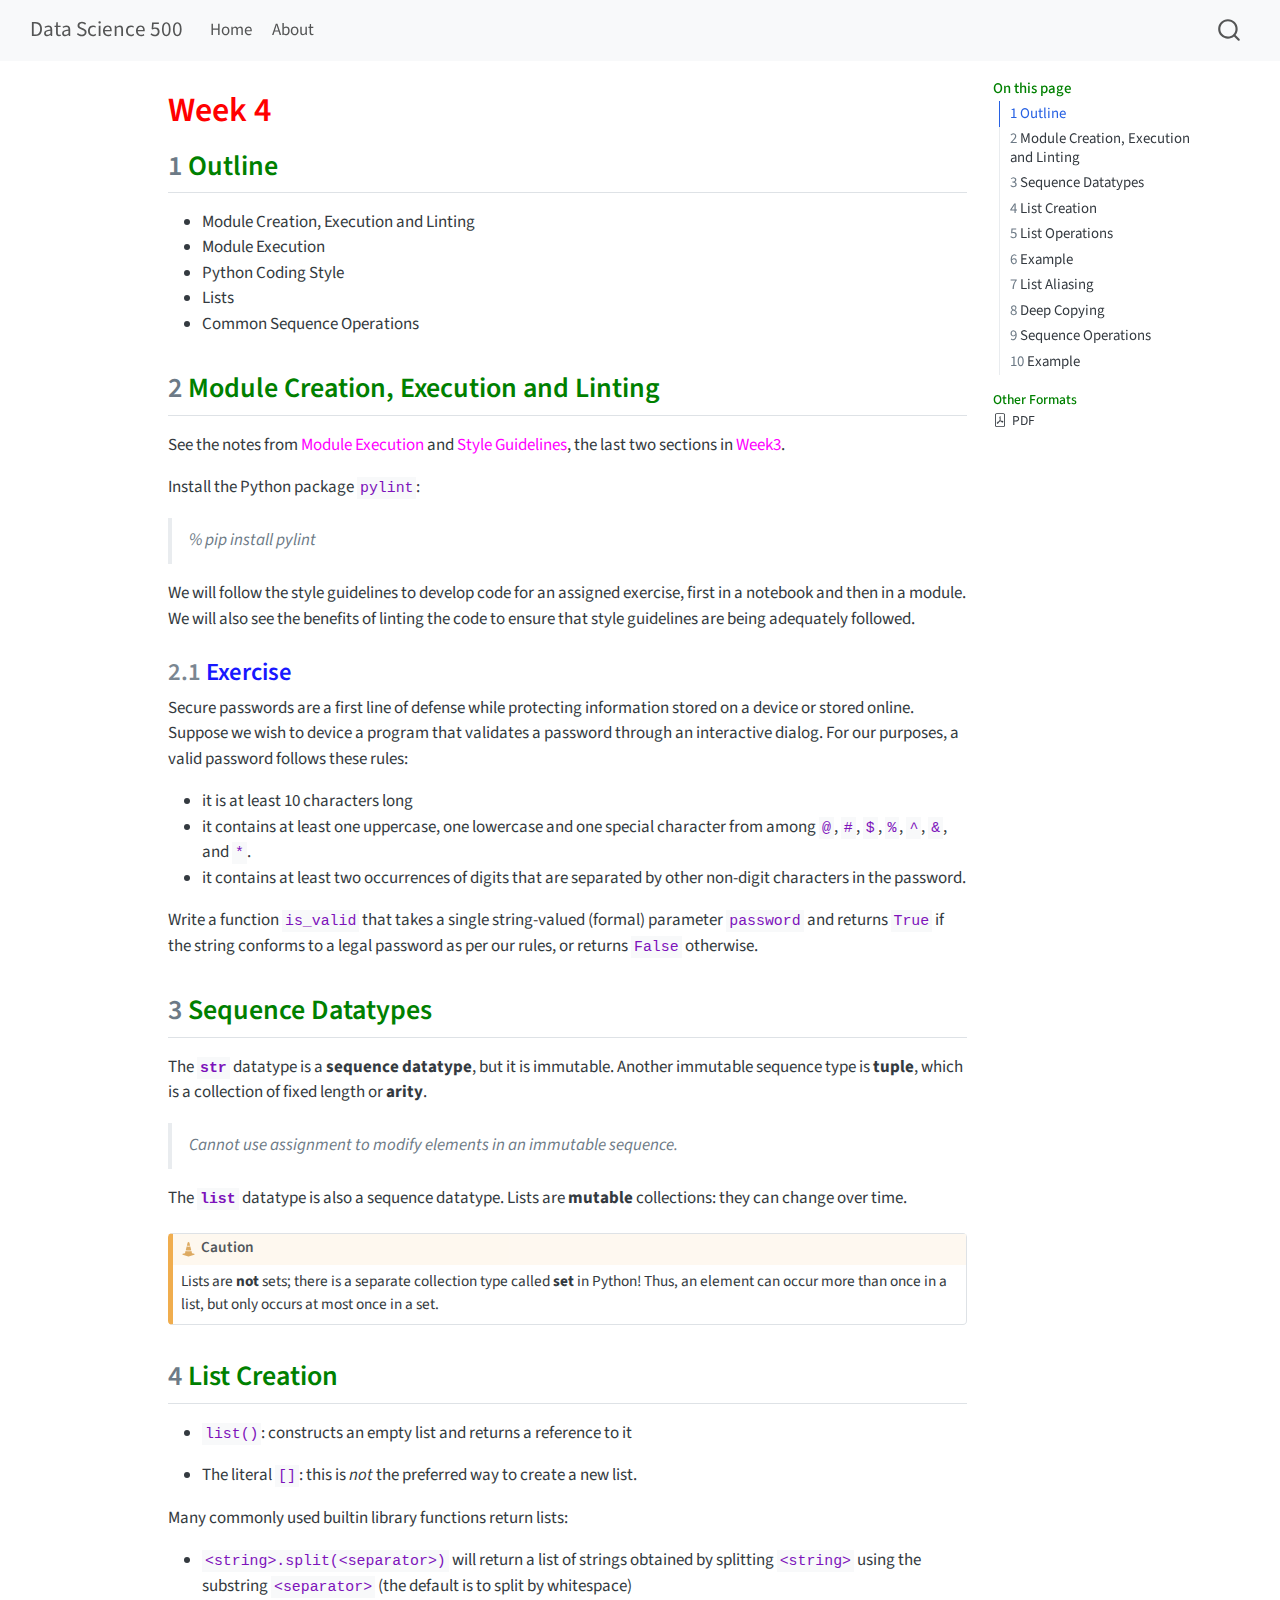
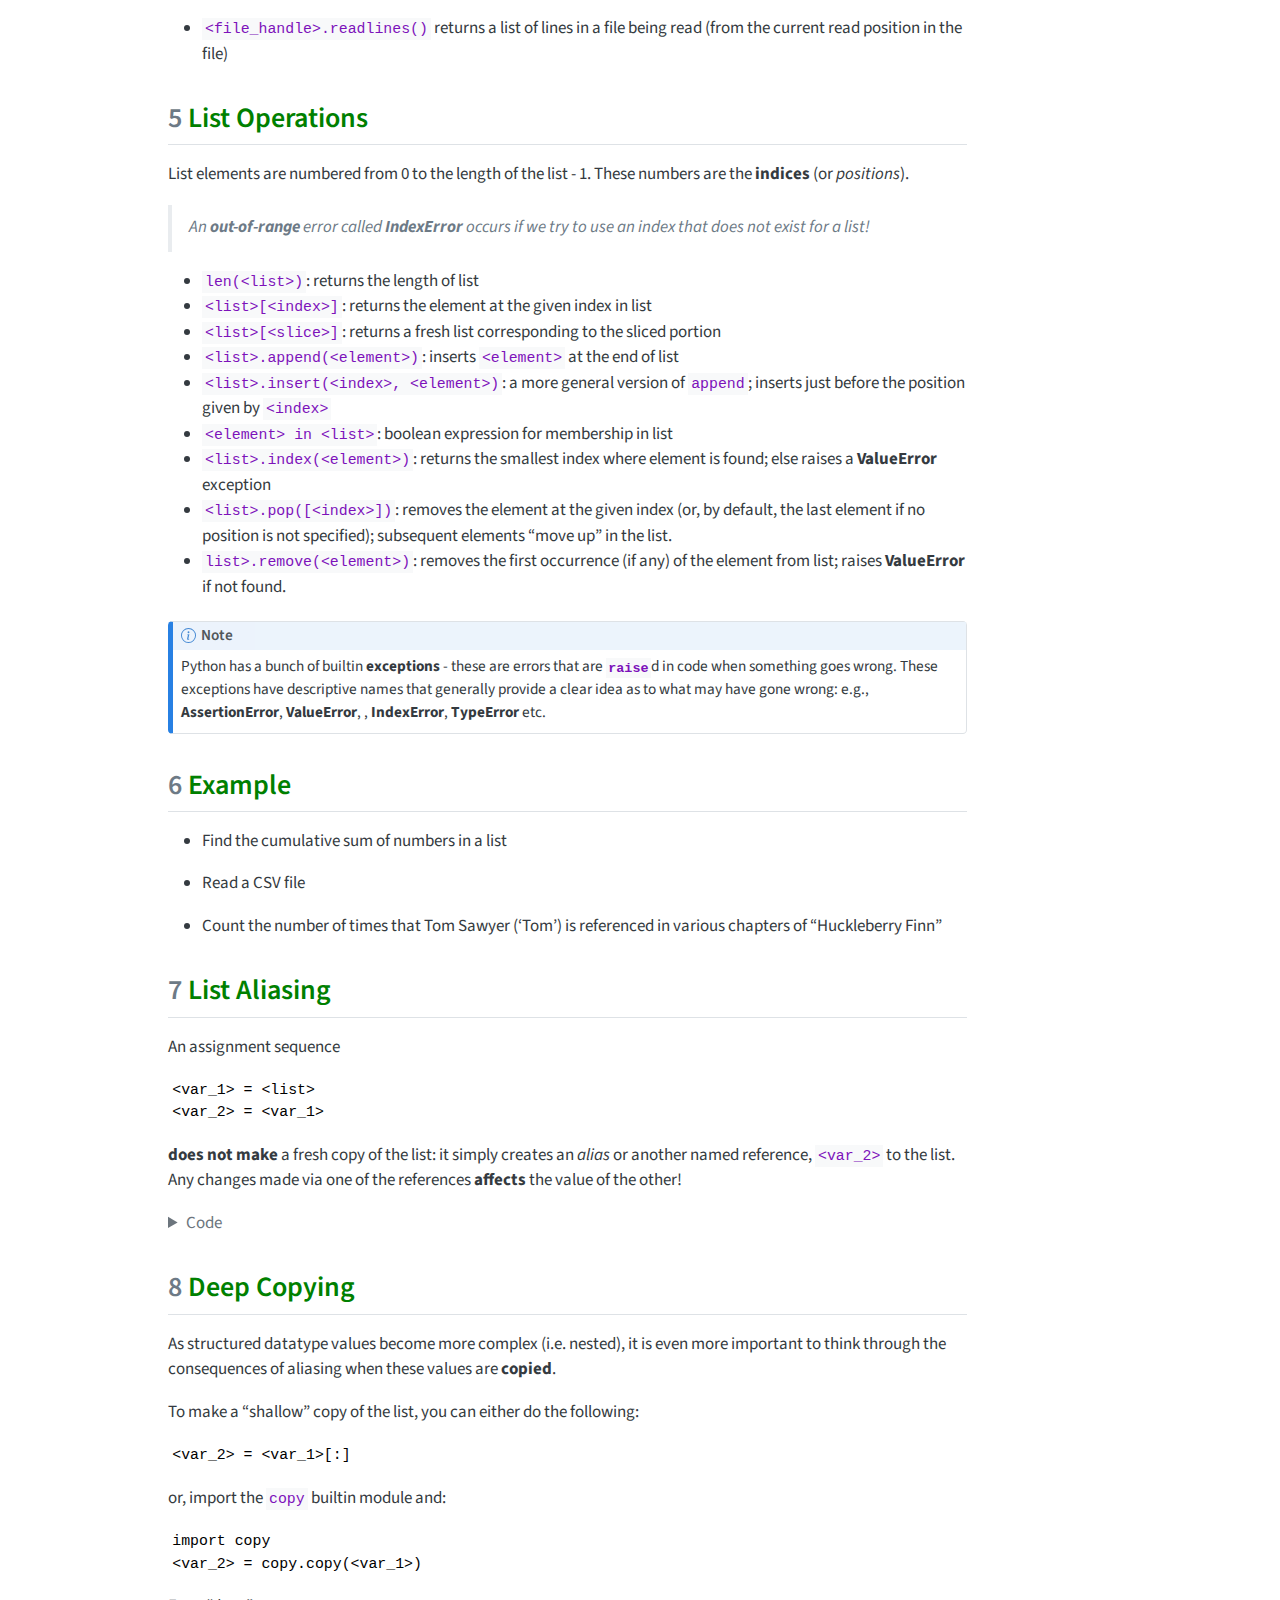
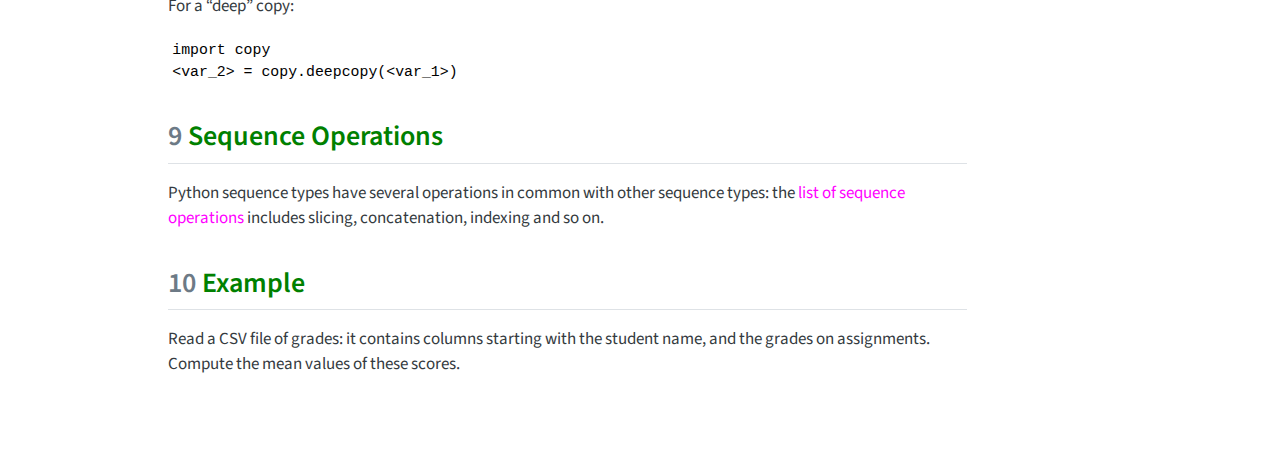
<file: week4.html>
<!DOCTYPE html>
<html xmlns="http://www.w3.org/1999/xhtml" lang="en" xml:lang="en"><head>

<meta charset="utf-8">
<meta name="generator" content="quarto-1.3.450">

<meta name="viewport" content="width=device-width, initial-scale=1.0, user-scalable=yes">


<title>Data Science 500 - Week 4</title>
<style>
code{white-space: pre-wrap;}
span.smallcaps{font-variant: small-caps;}
div.columns{display: flex; gap: min(4vw, 1.5em);}
div.column{flex: auto; overflow-x: auto;}
div.hanging-indent{margin-left: 1.5em; text-indent: -1.5em;}
ul.task-list{list-style: none;}
ul.task-list li input[type="checkbox"] {
  width: 0.8em;
  margin: 0 0.8em 0.2em -1em; /* quarto-specific, see https://github.com/quarto-dev/quarto-cli/issues/4556 */ 
  vertical-align: middle;
}
/* CSS for syntax highlighting */
pre > code.sourceCode { white-space: pre; position: relative; }
pre > code.sourceCode > span { display: inline-block; line-height: 1.25; }
pre > code.sourceCode > span:empty { height: 1.2em; }
.sourceCode { overflow: visible; }
code.sourceCode > span { color: inherit; text-decoration: inherit; }
div.sourceCode { margin: 1em 0; }
pre.sourceCode { margin: 0; }
@media screen {
div.sourceCode { overflow: auto; }
}
@media print {
pre > code.sourceCode { white-space: pre-wrap; }
pre > code.sourceCode > span { text-indent: -5em; padding-left: 5em; }
}
pre.numberSource code
  { counter-reset: source-line 0; }
pre.numberSource code > span
  { position: relative; left: -4em; counter-increment: source-line; }
pre.numberSource code > span > a:first-child::before
  { content: counter(source-line);
    position: relative; left: -1em; text-align: right; vertical-align: baseline;
    border: none; display: inline-block;
    -webkit-touch-callout: none; -webkit-user-select: none;
    -khtml-user-select: none; -moz-user-select: none;
    -ms-user-select: none; user-select: none;
    padding: 0 4px; width: 4em;
  }
pre.numberSource { margin-left: 3em;  padding-left: 4px; }
div.sourceCode
  {   }
@media screen {
pre > code.sourceCode > span > a:first-child::before { text-decoration: underline; }
}
</style>


<script src="site_libs/quarto-nav/quarto-nav.js"></script>
<script src="site_libs/quarto-nav/headroom.min.js"></script>
<script src="site_libs/clipboard/clipboard.min.js"></script>
<script src="site_libs/quarto-search/autocomplete.umd.js"></script>
<script src="site_libs/quarto-search/fuse.min.js"></script>
<script src="site_libs/quarto-search/quarto-search.js"></script>
<meta name="quarto:offset" content="./">
<script src="site_libs/quarto-html/quarto.js"></script>
<script src="site_libs/quarto-html/popper.min.js"></script>
<script src="site_libs/quarto-html/tippy.umd.min.js"></script>
<script src="site_libs/quarto-html/anchor.min.js"></script>
<link href="site_libs/quarto-html/tippy.css" rel="stylesheet">
<link href="site_libs/quarto-html/quarto-syntax-highlighting.css" rel="stylesheet" id="quarto-text-highlighting-styles">
<script src="site_libs/bootstrap/bootstrap.min.js"></script>
<link href="site_libs/bootstrap/bootstrap-icons.css" rel="stylesheet">
<link href="site_libs/bootstrap/bootstrap.min.css" rel="stylesheet" id="quarto-bootstrap" data-mode="light">
<script id="quarto-search-options" type="application/json">{
  "location": "navbar",
  "copy-button": false,
  "collapse-after": 3,
  "panel-placement": "end",
  "type": "overlay",
  "limit": 20,
  "language": {
    "search-no-results-text": "No results",
    "search-matching-documents-text": "matching documents",
    "search-copy-link-title": "Copy link to search",
    "search-hide-matches-text": "Hide additional matches",
    "search-more-match-text": "more match in this document",
    "search-more-matches-text": "more matches in this document",
    "search-clear-button-title": "Clear",
    "search-detached-cancel-button-title": "Cancel",
    "search-submit-button-title": "Submit",
    "search-label": "Search"
  }
}</script>


<link rel="stylesheet" href="styles.css">
</head>

<body class="nav-fixed">

<div id="quarto-search-results"></div>
  <header id="quarto-header" class="headroom fixed-top">
    <nav class="navbar navbar-expand-lg navbar-dark ">
      <div class="navbar-container container-fluid">
      <div class="navbar-brand-container">
    <a class="navbar-brand" href="./index.html">
    <span class="navbar-title">Data Science 500</span>
    </a>
  </div>
            <div id="quarto-search" class="" title="Search"></div>
          <button class="navbar-toggler" type="button" data-bs-toggle="collapse" data-bs-target="#navbarCollapse" aria-controls="navbarCollapse" aria-expanded="false" aria-label="Toggle navigation" onclick="if (window.quartoToggleHeadroom) { window.quartoToggleHeadroom(); }">
  <span class="navbar-toggler-icon"></span>
</button>
          <div class="collapse navbar-collapse" id="navbarCollapse">
            <ul class="navbar-nav navbar-nav-scroll me-auto">
  <li class="nav-item">
    <a class="nav-link" href="./index.html" rel="" target="">
 <span class="menu-text">Home</span></a>
  </li>  
  <li class="nav-item">
    <a class="nav-link" href="./about.html" rel="" target="">
 <span class="menu-text">About</span></a>
  </li>  
</ul>
            <div class="quarto-navbar-tools ms-auto">
</div>
          </div> <!-- /navcollapse -->
      </div> <!-- /container-fluid -->
    </nav>
</header>
<!-- content -->
<div id="quarto-content" class="quarto-container page-columns page-rows-contents page-layout-article page-navbar">
<!-- sidebar -->
<!-- margin-sidebar -->
    <div id="quarto-margin-sidebar" class="sidebar margin-sidebar">
        <nav id="TOC" role="doc-toc" class="toc-active">
    <h2 id="toc-title">On this page</h2>
   
  <ul>
  <li><a href="#outline" id="toc-outline" class="nav-link active" data-scroll-target="#outline"><span class="header-section-number">1</span> Outline</a></li>
  <li><a href="#module-creation-execution-and-linting" id="toc-module-creation-execution-and-linting" class="nav-link" data-scroll-target="#module-creation-execution-and-linting"><span class="header-section-number">2</span> Module Creation, Execution and Linting</a>
  <ul class="collapse">
  <li><a href="#exercise" id="toc-exercise" class="nav-link" data-scroll-target="#exercise"><span class="header-section-number">2.1</span> Exercise</a></li>
  </ul></li>
  <li><a href="#sequence-datatypes" id="toc-sequence-datatypes" class="nav-link" data-scroll-target="#sequence-datatypes"><span class="header-section-number">3</span> Sequence Datatypes</a></li>
  <li><a href="#list-creation" id="toc-list-creation" class="nav-link" data-scroll-target="#list-creation"><span class="header-section-number">4</span> List Creation</a></li>
  <li><a href="#list-operations" id="toc-list-operations" class="nav-link" data-scroll-target="#list-operations"><span class="header-section-number">5</span> List Operations</a></li>
  <li><a href="#example" id="toc-example" class="nav-link" data-scroll-target="#example"><span class="header-section-number">6</span> Example</a></li>
  <li><a href="#list-aliasing" id="toc-list-aliasing" class="nav-link" data-scroll-target="#list-aliasing"><span class="header-section-number">7</span> List Aliasing</a></li>
  <li><a href="#deep-copying" id="toc-deep-copying" class="nav-link" data-scroll-target="#deep-copying"><span class="header-section-number">8</span> Deep Copying</a></li>
  <li><a href="#sec-sequence-operations" id="toc-sec-sequence-operations" class="nav-link" data-scroll-target="#sec-sequence-operations"><span class="header-section-number">9</span> Sequence Operations</a></li>
  <li><a href="#example-1" id="toc-example-1" class="nav-link" data-scroll-target="#example-1"><span class="header-section-number">10</span> Example</a></li>
  </ul>
<div class="quarto-alternate-formats"><h2>Other Formats</h2><ul><li><a href="week4.pdf"><i class="bi bi-file-pdf"></i>PDF</a></li></ul></div></nav>
    </div>
<!-- main -->
<main class="content" id="quarto-document-content">

<header id="title-block-header" class="quarto-title-block default">
<div class="quarto-title">
<h1 class="title">Week 4</h1>
</div>



<div class="quarto-title-meta">

    
  
    
  </div>
  

</header>

<section id="outline" class="level2" data-number="1">
<h2 data-number="1" class="anchored" data-anchor-id="outline"><span class="header-section-number">1</span> Outline</h2>
<ul>
<li>Module Creation, Execution and Linting</li>
<li>Module Execution</li>
<li>Python Coding Style</li>
<li>Lists</li>
<li>Common Sequence Operations</li>
</ul>
</section>
<section id="module-creation-execution-and-linting" class="level2" data-number="2">
<h2 data-number="2" class="anchored" data-anchor-id="module-creation-execution-and-linting"><span class="header-section-number">2</span> Module Creation, Execution and Linting</h2>
<p>See the notes from <a href="./week3.html#sec-execution-of-a-module">Module Execution</a> and <a href="./week3.html#execution-of-a-module">Style Guidelines</a>, the last two sections in <a href="./week3.html">Week3</a>.</p>
<p>Install the Python package <code>pylint</code>:</p>
<blockquote class="blockquote">
<p>% pip install pylint</p>
</blockquote>
<p>We will follow the style guidelines to develop code for an assigned exercise, first in a notebook and then in a module. We will also see the benefits of linting the code to ensure that style guidelines are being adequately followed.</p>
<section id="exercise" class="level3" data-number="2.1">
<h3 data-number="2.1" class="anchored" data-anchor-id="exercise"><span class="header-section-number">2.1</span> Exercise</h3>
<p>Secure passwords are a first line of defense while protecting information stored on a device or stored online. Suppose we wish to device a program that validates a password through an interactive dialog. For our purposes, a valid password follows these rules:</p>
<ul>
<li>it is at least 10 characters long</li>
<li>it contains at least one uppercase, one lowercase and one special character from among <code>@</code>, <code>#</code>, <code>$</code>, <code>%</code>, <code>^</code>, <code>&amp;</code>, and <code>*</code>.</li>
<li>it contains at least two occurrences of digits that are separated by other non-digit characters in the password.</li>
</ul>
<p>Write a function <code>is_valid</code> that takes a single string-valued (formal) parameter <code>password</code> and returns <code>True</code> if the string conforms to a legal password as per our rules, or returns <code>False</code> otherwise.</p>
</section>
</section>
<section id="sequence-datatypes" class="level2" data-number="3">
<h2 data-number="3" class="anchored" data-anchor-id="sequence-datatypes"><span class="header-section-number">3</span> Sequence Datatypes</h2>
<p>The <strong><code>str</code></strong> datatype is a <strong>sequence datatype</strong>, but it is immutable. Another immutable sequence type is <strong>tuple</strong>, which is a collection of fixed length or <strong>arity</strong>.</p>
<blockquote class="blockquote">
<p>Cannot use assignment to modify elements in an immutable sequence.</p>
</blockquote>
<p>The <strong><code>list</code></strong> datatype is also a sequence datatype. Lists are <strong>mutable</strong> collections: they can change over time.</p>
<div class="callout callout-style-default callout-caution callout-titled">
<div class="callout-header d-flex align-content-center">
<div class="callout-icon-container">
<i class="callout-icon"></i>
</div>
<div class="callout-title-container flex-fill">
Caution
</div>
</div>
<div class="callout-body-container callout-body">
<p>Lists are <strong>not</strong> sets; there is a separate collection type called <strong>set</strong> in Python! Thus, an element can occur more than once in a list, but only occurs at most once in a set.</p>
</div>
</div>
</section>
<section id="list-creation" class="level2" data-number="4">
<h2 data-number="4" class="anchored" data-anchor-id="list-creation"><span class="header-section-number">4</span> List Creation</h2>
<ul>
<li><p><code>list()</code>: constructs an empty list and returns a reference to it</p></li>
<li><p>The literal <code>[]</code>: this is <em>not</em> the preferred way to create a new list.</p></li>
</ul>
<p>Many commonly used builtin library functions return lists:</p>
<ul>
<li><p><code>&lt;string&gt;.split(&lt;separator&gt;)</code> will return a list of strings obtained by splitting <code>&lt;string&gt;</code> using the substring <code>&lt;separator&gt;</code> (the default is to split by whitespace)</p></li>
<li><p><code>&lt;file_handle&gt;.readlines()</code> returns a list of lines in a file being read (from the current read position in the file)</p></li>
</ul>
</section>
<section id="list-operations" class="level2" data-number="5">
<h2 data-number="5" class="anchored" data-anchor-id="list-operations"><span class="header-section-number">5</span> List Operations</h2>
<p>List elements are numbered from 0 to the length of the list - 1. These numbers are the <strong>indices</strong> (or <em>positions</em>).</p>
<blockquote class="blockquote">
<p>An <strong>out-of-range</strong> error called <strong>IndexError</strong> occurs if we try to use an index that does not exist for a list!</p>
</blockquote>
<ul>
<li><code>len(&lt;list&gt;)</code>: returns the length of list</li>
<li><code>&lt;list&gt;[&lt;index&gt;]</code>: returns the element at the given index in list</li>
<li><code>&lt;list&gt;[&lt;slice&gt;]</code>: returns a fresh list corresponding to the sliced portion</li>
<li><code>&lt;list&gt;.append(&lt;element&gt;)</code>: inserts <code>&lt;element&gt;</code> at the end of list</li>
<li><code>&lt;list&gt;.insert(&lt;index&gt;, &lt;element&gt;)</code>: a more general version of <code>append</code>; inserts just before the position given by <code>&lt;index&gt;</code></li>
<li><code>&lt;element&gt; in &lt;list&gt;</code>: boolean expression for membership in list</li>
<li><code>&lt;list&gt;.index(&lt;element&gt;)</code>: returns the smallest index where element is found; else raises a <strong>ValueError</strong> exception</li>
<li><code>&lt;list&gt;.pop([&lt;index&gt;])</code>:&nbsp;removes the element at the given index (or, by default, the last element if no position is not specified); subsequent elements “move up” in the list.</li>
<li><code>list&gt;.remove(&lt;element&gt;)</code>: removes the first occurrence (if any) of the element from list; raises <strong>ValueError</strong> if not found.</li>
</ul>
<div class="callout callout-style-default callout-note callout-titled">
<div class="callout-header d-flex align-content-center">
<div class="callout-icon-container">
<i class="callout-icon"></i>
</div>
<div class="callout-title-container flex-fill">
Note
</div>
</div>
<div class="callout-body-container callout-body">
<p>Python has a bunch of builtin <strong>exceptions</strong> - these are errors that are <strong><code>raise</code></strong>d in code when something goes wrong. These exceptions have descriptive names that generally provide a clear idea as to what may have gone wrong: e.g., <strong>AssertionError</strong>, <strong>ValueError</strong>, , <strong>IndexError</strong>, <strong>TypeError</strong> etc.</p>
</div>
</div>
</section>
<section id="example" class="level2" data-number="6">
<h2 data-number="6" class="anchored" data-anchor-id="example"><span class="header-section-number">6</span> Example</h2>
<ul>
<li><p>Find the cumulative sum of numbers in a list</p></li>
<li><p>Read a CSV file</p></li>
<li><p>Count the number of times that Tom Sawyer (‘Tom’) is referenced in various chapters of “Huckleberry Finn”</p></li>
</ul>
</section>
<section id="list-aliasing" class="level2" data-number="7">
<h2 data-number="7" class="anchored" data-anchor-id="list-aliasing"><span class="header-section-number">7</span> List Aliasing</h2>
<p>An assignment sequence</p>
<pre><code>&lt;var_1&gt; = &lt;list&gt;
&lt;var_2&gt; = &lt;var_1&gt;</code></pre>
<p><strong>does not make</strong> a fresh copy of the list: it simply creates an <em>alias</em> or another named reference, <code>&lt;var_2&gt;</code> to the list. Any changes made via one of the references <strong>affects</strong> the value of the other!</p>
<div class="cell" data-execution_count="1">
<details>
<summary>Code</summary>
<div class="sourceCode cell-code" id="cb2"><pre class="sourceCode python code-with-copy"><code class="sourceCode python"><span id="cb2-1"><a href="#cb2-1" aria-hidden="true" tabindex="-1"></a>list_1 <span class="op">=</span> [<span class="dv">1</span>,<span class="dv">2</span>,<span class="dv">3</span>,<span class="dv">4</span>]</span>
<span id="cb2-2"><a href="#cb2-2" aria-hidden="true" tabindex="-1"></a>list_2 <span class="op">=</span> list_1</span>
<span id="cb2-3"><a href="#cb2-3" aria-hidden="true" tabindex="-1"></a>list_3 <span class="op">=</span> list_1[<span class="dv">1</span>:<span class="dv">3</span>]</span>
<span id="cb2-4"><a href="#cb2-4" aria-hidden="true" tabindex="-1"></a>list_1.append(<span class="dv">5</span>)</span>
<span id="cb2-5"><a href="#cb2-5" aria-hidden="true" tabindex="-1"></a>list_1[<span class="dv">2</span>] <span class="op">=</span> <span class="dv">10</span></span></code><button title="Copy to Clipboard" class="code-copy-button"><i class="bi"></i></button></pre></div>
</details>
</div>
</section>
<section id="deep-copying" class="level2" data-number="8">
<h2 data-number="8" class="anchored" data-anchor-id="deep-copying"><span class="header-section-number">8</span> Deep Copying</h2>
<p>As structured datatype values become more complex (i.e.&nbsp;nested), it is even more important to think through the consequences of aliasing when these values are <strong>copied</strong>.</p>
<p>To make a “shallow” copy of the list, you can either do the following:</p>
<pre><code>&lt;var_2&gt; = &lt;var_1&gt;[:]</code></pre>
<p>or, import the <code>copy</code> builtin module and:</p>
<pre><code>import copy
&lt;var_2&gt; = copy.copy(&lt;var_1&gt;)</code></pre>
<p>For a “deep” copy:</p>
<pre><code>import copy
&lt;var_2&gt; = copy.deepcopy(&lt;var_1&gt;)</code></pre>
</section>
<section id="sec-sequence-operations" class="level2" data-number="9">
<h2 data-number="9" class="anchored" data-anchor-id="sec-sequence-operations"><span class="header-section-number">9</span> Sequence Operations</h2>
<p>Python sequence types have several operations in common with other sequence types: the <a href="https://docs.python.org/3/library/stdtypes.html#common-sequence-operations">list of sequence operations</a> includes slicing, concatenation, indexing and so on.</p>
</section>
<section id="example-1" class="level2" data-number="10">
<h2 data-number="10" class="anchored" data-anchor-id="example-1"><span class="header-section-number">10</span> Example</h2>
<p>Read a CSV file of grades: it contains columns starting with the student name, and the grades on assignments. Compute the mean values of these scores.</p>


</section>

</main> <!-- /main -->
<script id="quarto-html-after-body" type="application/javascript">
window.document.addEventListener("DOMContentLoaded", function (event) {
  const toggleBodyColorMode = (bsSheetEl) => {
    const mode = bsSheetEl.getAttribute("data-mode");
    const bodyEl = window.document.querySelector("body");
    if (mode === "dark") {
      bodyEl.classList.add("quarto-dark");
      bodyEl.classList.remove("quarto-light");
    } else {
      bodyEl.classList.add("quarto-light");
      bodyEl.classList.remove("quarto-dark");
    }
  }
  const toggleBodyColorPrimary = () => {
    const bsSheetEl = window.document.querySelector("link#quarto-bootstrap");
    if (bsSheetEl) {
      toggleBodyColorMode(bsSheetEl);
    }
  }
  toggleBodyColorPrimary();  
  const icon = "";
  const anchorJS = new window.AnchorJS();
  anchorJS.options = {
    placement: 'right',
    icon: icon
  };
  anchorJS.add('.anchored');
  const isCodeAnnotation = (el) => {
    for (const clz of el.classList) {
      if (clz.startsWith('code-annotation-')) {                     
        return true;
      }
    }
    return false;
  }
  const clipboard = new window.ClipboardJS('.code-copy-button', {
    text: function(trigger) {
      const codeEl = trigger.previousElementSibling.cloneNode(true);
      for (const childEl of codeEl.children) {
        if (isCodeAnnotation(childEl)) {
          childEl.remove();
        }
      }
      return codeEl.innerText;
    }
  });
  clipboard.on('success', function(e) {
    // button target
    const button = e.trigger;
    // don't keep focus
    button.blur();
    // flash "checked"
    button.classList.add('code-copy-button-checked');
    var currentTitle = button.getAttribute("title");
    button.setAttribute("title", "Copied!");
    let tooltip;
    if (window.bootstrap) {
      button.setAttribute("data-bs-toggle", "tooltip");
      button.setAttribute("data-bs-placement", "left");
      button.setAttribute("data-bs-title", "Copied!");
      tooltip = new bootstrap.Tooltip(button, 
        { trigger: "manual", 
          customClass: "code-copy-button-tooltip",
          offset: [0, -8]});
      tooltip.show();    
    }
    setTimeout(function() {
      if (tooltip) {
        tooltip.hide();
        button.removeAttribute("data-bs-title");
        button.removeAttribute("data-bs-toggle");
        button.removeAttribute("data-bs-placement");
      }
      button.setAttribute("title", currentTitle);
      button.classList.remove('code-copy-button-checked');
    }, 1000);
    // clear code selection
    e.clearSelection();
  });
  function tippyHover(el, contentFn) {
    const config = {
      allowHTML: true,
      content: contentFn,
      maxWidth: 500,
      delay: 100,
      arrow: false,
      appendTo: function(el) {
          return el.parentElement;
      },
      interactive: true,
      interactiveBorder: 10,
      theme: 'quarto',
      placement: 'bottom-start'
    };
    window.tippy(el, config); 
  }
  const noterefs = window.document.querySelectorAll('a[role="doc-noteref"]');
  for (var i=0; i<noterefs.length; i++) {
    const ref = noterefs[i];
    tippyHover(ref, function() {
      // use id or data attribute instead here
      let href = ref.getAttribute('data-footnote-href') || ref.getAttribute('href');
      try { href = new URL(href).hash; } catch {}
      const id = href.replace(/^#\/?/, "");
      const note = window.document.getElementById(id);
      return note.innerHTML;
    });
  }
      let selectedAnnoteEl;
      const selectorForAnnotation = ( cell, annotation) => {
        let cellAttr = 'data-code-cell="' + cell + '"';
        let lineAttr = 'data-code-annotation="' +  annotation + '"';
        const selector = 'span[' + cellAttr + '][' + lineAttr + ']';
        return selector;
      }
      const selectCodeLines = (annoteEl) => {
        const doc = window.document;
        const targetCell = annoteEl.getAttribute("data-target-cell");
        const targetAnnotation = annoteEl.getAttribute("data-target-annotation");
        const annoteSpan = window.document.querySelector(selectorForAnnotation(targetCell, targetAnnotation));
        const lines = annoteSpan.getAttribute("data-code-lines").split(",");
        const lineIds = lines.map((line) => {
          return targetCell + "-" + line;
        })
        let top = null;
        let height = null;
        let parent = null;
        if (lineIds.length > 0) {
            //compute the position of the single el (top and bottom and make a div)
            const el = window.document.getElementById(lineIds[0]);
            top = el.offsetTop;
            height = el.offsetHeight;
            parent = el.parentElement.parentElement;
          if (lineIds.length > 1) {
            const lastEl = window.document.getElementById(lineIds[lineIds.length - 1]);
            const bottom = lastEl.offsetTop + lastEl.offsetHeight;
            height = bottom - top;
          }
          if (top !== null && height !== null && parent !== null) {
            // cook up a div (if necessary) and position it 
            let div = window.document.getElementById("code-annotation-line-highlight");
            if (div === null) {
              div = window.document.createElement("div");
              div.setAttribute("id", "code-annotation-line-highlight");
              div.style.position = 'absolute';
              parent.appendChild(div);
            }
            div.style.top = top - 2 + "px";
            div.style.height = height + 4 + "px";
            let gutterDiv = window.document.getElementById("code-annotation-line-highlight-gutter");
            if (gutterDiv === null) {
              gutterDiv = window.document.createElement("div");
              gutterDiv.setAttribute("id", "code-annotation-line-highlight-gutter");
              gutterDiv.style.position = 'absolute';
              const codeCell = window.document.getElementById(targetCell);
              const gutter = codeCell.querySelector('.code-annotation-gutter');
              gutter.appendChild(gutterDiv);
            }
            gutterDiv.style.top = top - 2 + "px";
            gutterDiv.style.height = height + 4 + "px";
          }
          selectedAnnoteEl = annoteEl;
        }
      };
      const unselectCodeLines = () => {
        const elementsIds = ["code-annotation-line-highlight", "code-annotation-line-highlight-gutter"];
        elementsIds.forEach((elId) => {
          const div = window.document.getElementById(elId);
          if (div) {
            div.remove();
          }
        });
        selectedAnnoteEl = undefined;
      };
      // Attach click handler to the DT
      const annoteDls = window.document.querySelectorAll('dt[data-target-cell]');
      for (const annoteDlNode of annoteDls) {
        annoteDlNode.addEventListener('click', (event) => {
          const clickedEl = event.target;
          if (clickedEl !== selectedAnnoteEl) {
            unselectCodeLines();
            const activeEl = window.document.querySelector('dt[data-target-cell].code-annotation-active');
            if (activeEl) {
              activeEl.classList.remove('code-annotation-active');
            }
            selectCodeLines(clickedEl);
            clickedEl.classList.add('code-annotation-active');
          } else {
            // Unselect the line
            unselectCodeLines();
            clickedEl.classList.remove('code-annotation-active');
          }
        });
      }
  const findCites = (el) => {
    const parentEl = el.parentElement;
    if (parentEl) {
      const cites = parentEl.dataset.cites;
      if (cites) {
        return {
          el,
          cites: cites.split(' ')
        };
      } else {
        return findCites(el.parentElement)
      }
    } else {
      return undefined;
    }
  };
  var bibliorefs = window.document.querySelectorAll('a[role="doc-biblioref"]');
  for (var i=0; i<bibliorefs.length; i++) {
    const ref = bibliorefs[i];
    const citeInfo = findCites(ref);
    if (citeInfo) {
      tippyHover(citeInfo.el, function() {
        var popup = window.document.createElement('div');
        citeInfo.cites.forEach(function(cite) {
          var citeDiv = window.document.createElement('div');
          citeDiv.classList.add('hanging-indent');
          citeDiv.classList.add('csl-entry');
          var biblioDiv = window.document.getElementById('ref-' + cite);
          if (biblioDiv) {
            citeDiv.innerHTML = biblioDiv.innerHTML;
          }
          popup.appendChild(citeDiv);
        });
        return popup.innerHTML;
      });
    }
  }
});
</script>
</div> <!-- /content -->



</body></html>
</file>
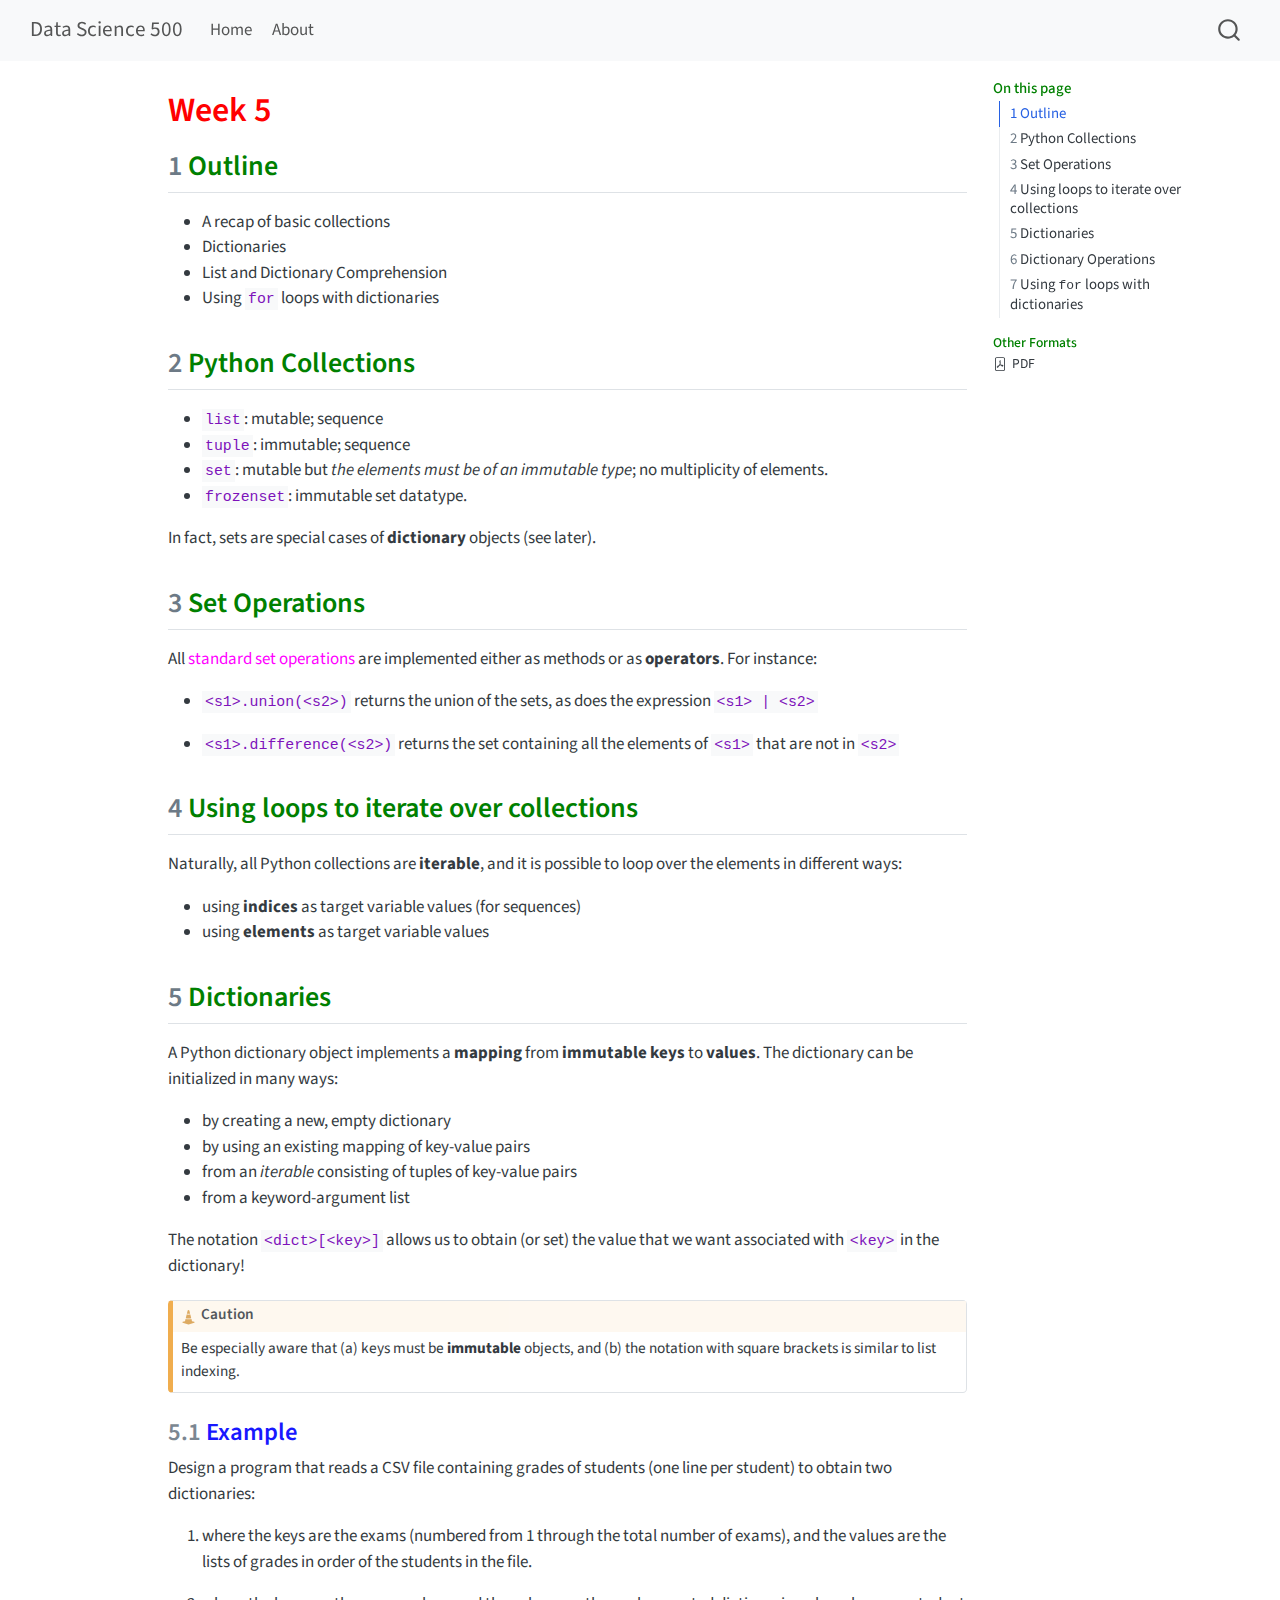
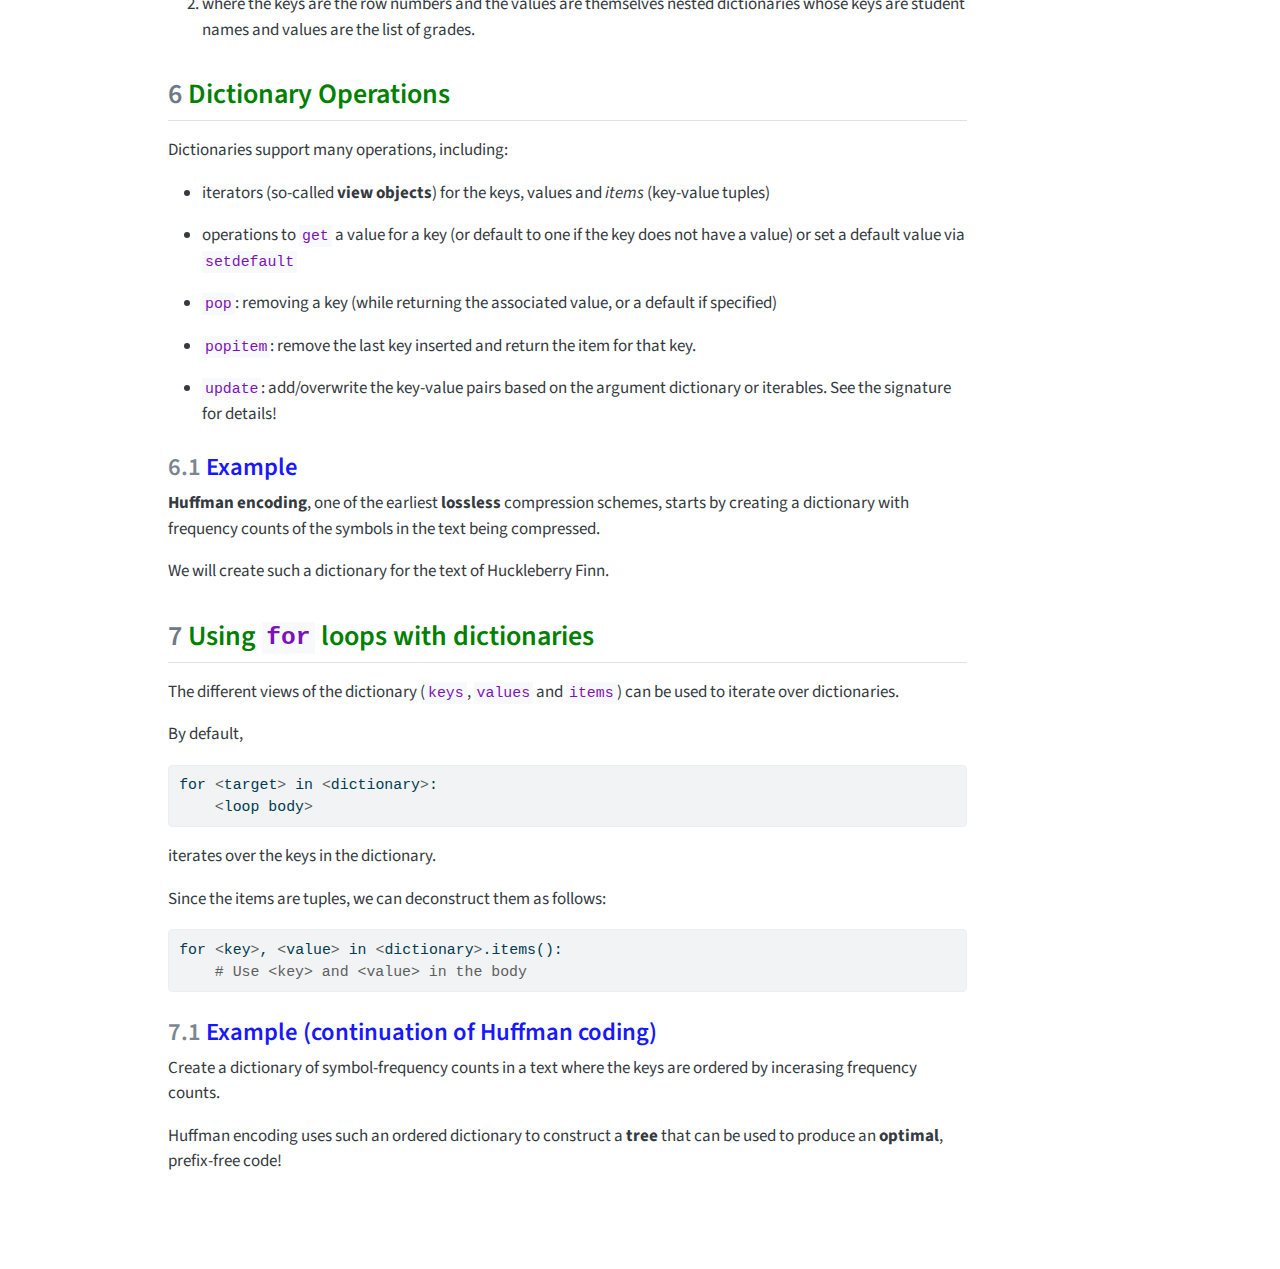
<file: week5.html>
<!DOCTYPE html>
<html xmlns="http://www.w3.org/1999/xhtml" lang="en" xml:lang="en"><head>

<meta charset="utf-8">
<meta name="generator" content="quarto-1.3.450">

<meta name="viewport" content="width=device-width, initial-scale=1.0, user-scalable=yes">


<title>Data Science 500 - Week 5</title>
<style>
code{white-space: pre-wrap;}
span.smallcaps{font-variant: small-caps;}
div.columns{display: flex; gap: min(4vw, 1.5em);}
div.column{flex: auto; overflow-x: auto;}
div.hanging-indent{margin-left: 1.5em; text-indent: -1.5em;}
ul.task-list{list-style: none;}
ul.task-list li input[type="checkbox"] {
  width: 0.8em;
  margin: 0 0.8em 0.2em -1em; /* quarto-specific, see https://github.com/quarto-dev/quarto-cli/issues/4556 */ 
  vertical-align: middle;
}
/* CSS for syntax highlighting */
pre > code.sourceCode { white-space: pre; position: relative; }
pre > code.sourceCode > span { display: inline-block; line-height: 1.25; }
pre > code.sourceCode > span:empty { height: 1.2em; }
.sourceCode { overflow: visible; }
code.sourceCode > span { color: inherit; text-decoration: inherit; }
div.sourceCode { margin: 1em 0; }
pre.sourceCode { margin: 0; }
@media screen {
div.sourceCode { overflow: auto; }
}
@media print {
pre > code.sourceCode { white-space: pre-wrap; }
pre > code.sourceCode > span { text-indent: -5em; padding-left: 5em; }
}
pre.numberSource code
  { counter-reset: source-line 0; }
pre.numberSource code > span
  { position: relative; left: -4em; counter-increment: source-line; }
pre.numberSource code > span > a:first-child::before
  { content: counter(source-line);
    position: relative; left: -1em; text-align: right; vertical-align: baseline;
    border: none; display: inline-block;
    -webkit-touch-callout: none; -webkit-user-select: none;
    -khtml-user-select: none; -moz-user-select: none;
    -ms-user-select: none; user-select: none;
    padding: 0 4px; width: 4em;
  }
pre.numberSource { margin-left: 3em;  padding-left: 4px; }
div.sourceCode
  {   }
@media screen {
pre > code.sourceCode > span > a:first-child::before { text-decoration: underline; }
}
</style>


<script src="site_libs/quarto-nav/quarto-nav.js"></script>
<script src="site_libs/quarto-nav/headroom.min.js"></script>
<script src="site_libs/clipboard/clipboard.min.js"></script>
<script src="site_libs/quarto-search/autocomplete.umd.js"></script>
<script src="site_libs/quarto-search/fuse.min.js"></script>
<script src="site_libs/quarto-search/quarto-search.js"></script>
<meta name="quarto:offset" content="./">
<script src="site_libs/quarto-html/quarto.js"></script>
<script src="site_libs/quarto-html/popper.min.js"></script>
<script src="site_libs/quarto-html/tippy.umd.min.js"></script>
<script src="site_libs/quarto-html/anchor.min.js"></script>
<link href="site_libs/quarto-html/tippy.css" rel="stylesheet">
<link href="site_libs/quarto-html/quarto-syntax-highlighting.css" rel="stylesheet" id="quarto-text-highlighting-styles">
<script src="site_libs/bootstrap/bootstrap.min.js"></script>
<link href="site_libs/bootstrap/bootstrap-icons.css" rel="stylesheet">
<link href="site_libs/bootstrap/bootstrap.min.css" rel="stylesheet" id="quarto-bootstrap" data-mode="light">
<script id="quarto-search-options" type="application/json">{
  "location": "navbar",
  "copy-button": false,
  "collapse-after": 3,
  "panel-placement": "end",
  "type": "overlay",
  "limit": 20,
  "language": {
    "search-no-results-text": "No results",
    "search-matching-documents-text": "matching documents",
    "search-copy-link-title": "Copy link to search",
    "search-hide-matches-text": "Hide additional matches",
    "search-more-match-text": "more match in this document",
    "search-more-matches-text": "more matches in this document",
    "search-clear-button-title": "Clear",
    "search-detached-cancel-button-title": "Cancel",
    "search-submit-button-title": "Submit",
    "search-label": "Search"
  }
}</script>


<link rel="stylesheet" href="styles.css">
</head>

<body class="nav-fixed">

<div id="quarto-search-results"></div>
  <header id="quarto-header" class="headroom fixed-top">
    <nav class="navbar navbar-expand-lg navbar-dark ">
      <div class="navbar-container container-fluid">
      <div class="navbar-brand-container">
    <a class="navbar-brand" href="./index.html">
    <span class="navbar-title">Data Science 500</span>
    </a>
  </div>
            <div id="quarto-search" class="" title="Search"></div>
          <button class="navbar-toggler" type="button" data-bs-toggle="collapse" data-bs-target="#navbarCollapse" aria-controls="navbarCollapse" aria-expanded="false" aria-label="Toggle navigation" onclick="if (window.quartoToggleHeadroom) { window.quartoToggleHeadroom(); }">
  <span class="navbar-toggler-icon"></span>
</button>
          <div class="collapse navbar-collapse" id="navbarCollapse">
            <ul class="navbar-nav navbar-nav-scroll me-auto">
  <li class="nav-item">
    <a class="nav-link" href="./index.html" rel="" target="">
 <span class="menu-text">Home</span></a>
  </li>  
  <li class="nav-item">
    <a class="nav-link" href="./about.html" rel="" target="">
 <span class="menu-text">About</span></a>
  </li>  
</ul>
            <div class="quarto-navbar-tools ms-auto">
</div>
          </div> <!-- /navcollapse -->
      </div> <!-- /container-fluid -->
    </nav>
</header>
<!-- content -->
<div id="quarto-content" class="quarto-container page-columns page-rows-contents page-layout-article page-navbar">
<!-- sidebar -->
<!-- margin-sidebar -->
    <div id="quarto-margin-sidebar" class="sidebar margin-sidebar">
        <nav id="TOC" role="doc-toc" class="toc-active">
    <h2 id="toc-title">On this page</h2>
   
  <ul>
  <li><a href="#outline" id="toc-outline" class="nav-link active" data-scroll-target="#outline"><span class="header-section-number">1</span> Outline</a></li>
  <li><a href="#python-collections" id="toc-python-collections" class="nav-link" data-scroll-target="#python-collections"><span class="header-section-number">2</span> Python Collections</a></li>
  <li><a href="#set-operations" id="toc-set-operations" class="nav-link" data-scroll-target="#set-operations"><span class="header-section-number">3</span> Set Operations</a></li>
  <li><a href="#using-loops-to-iterate-over-collections" id="toc-using-loops-to-iterate-over-collections" class="nav-link" data-scroll-target="#using-loops-to-iterate-over-collections"><span class="header-section-number">4</span> Using loops to iterate over collections</a></li>
  <li><a href="#dictionaries" id="toc-dictionaries" class="nav-link" data-scroll-target="#dictionaries"><span class="header-section-number">5</span> Dictionaries</a>
  <ul class="collapse">
  <li><a href="#example" id="toc-example" class="nav-link" data-scroll-target="#example"><span class="header-section-number">5.1</span> Example</a></li>
  </ul></li>
  <li><a href="#dictionary-operations" id="toc-dictionary-operations" class="nav-link" data-scroll-target="#dictionary-operations"><span class="header-section-number">6</span> Dictionary Operations</a>
  <ul class="collapse">
  <li><a href="#example-1" id="toc-example-1" class="nav-link" data-scroll-target="#example-1"><span class="header-section-number">6.1</span> Example</a></li>
  </ul></li>
  <li><a href="#using-for-loops-with-dictionaries" id="toc-using-for-loops-with-dictionaries" class="nav-link" data-scroll-target="#using-for-loops-with-dictionaries"><span class="header-section-number">7</span> Using <code>for</code> loops with dictionaries</a>
  <ul class="collapse">
  <li><a href="#example-continuation-of-huffman-coding" id="toc-example-continuation-of-huffman-coding" class="nav-link" data-scroll-target="#example-continuation-of-huffman-coding"><span class="header-section-number">7.1</span> Example (continuation of Huffman coding)</a></li>
  </ul></li>
  </ul>
<div class="quarto-alternate-formats"><h2>Other Formats</h2><ul><li><a href="week5.pdf"><i class="bi bi-file-pdf"></i>PDF</a></li></ul></div></nav>
    </div>
<!-- main -->
<main class="content" id="quarto-document-content">

<header id="title-block-header" class="quarto-title-block default">
<div class="quarto-title">
<h1 class="title">Week 5</h1>
</div>



<div class="quarto-title-meta">

    
  
    
  </div>
  

</header>

<section id="outline" class="level2" data-number="1">
<h2 data-number="1" class="anchored" data-anchor-id="outline"><span class="header-section-number">1</span> Outline</h2>
<ul>
<li>A recap of basic collections</li>
<li>Dictionaries</li>
<li>List and Dictionary Comprehension</li>
<li>Using <code>for</code> loops with dictionaries</li>
</ul>
</section>
<section id="python-collections" class="level2" data-number="2">
<h2 data-number="2" class="anchored" data-anchor-id="python-collections"><span class="header-section-number">2</span> Python Collections</h2>
<ul>
<li><code>list</code>: mutable; sequence</li>
<li><code>tuple</code>: immutable; sequence</li>
<li><code>set</code>: mutable but <em>the elements must be of an immutable type</em>; no multiplicity of elements.</li>
<li><code>frozenset</code>: immutable set datatype.</li>
</ul>
<p>In fact, sets are special cases of <strong>dictionary</strong> objects (see later).</p>
</section>
<section id="set-operations" class="level2" data-number="3">
<h2 data-number="3" class="anchored" data-anchor-id="set-operations"><span class="header-section-number">3</span> Set Operations</h2>
<p>All <a href="https://docs.python.org/3/library/stdtypes.html#set-types-set-frozenset">standard set operations</a> are implemented either as methods or as <strong>operators</strong>. For instance:</p>
<ul>
<li><p><code>&lt;s1&gt;.union(&lt;s2&gt;)</code> returns the union of the sets, as does the expression <code>&lt;s1&gt; | &lt;s2&gt;</code></p></li>
<li><p><code>&lt;s1&gt;.difference(&lt;s2&gt;)</code> returns the set containing all the elements of <code>&lt;s1&gt;</code> that are not in <code>&lt;s2&gt;</code></p></li>
</ul>
</section>
<section id="using-loops-to-iterate-over-collections" class="level2" data-number="4">
<h2 data-number="4" class="anchored" data-anchor-id="using-loops-to-iterate-over-collections"><span class="header-section-number">4</span> Using loops to iterate over collections</h2>
<p>Naturally, all Python collections are <strong>iterable</strong>, and it is possible to loop over the elements in different ways:</p>
<ul>
<li>using <strong>indices</strong> as target variable values (for sequences)</li>
<li>using <strong>elements</strong> as target variable values</li>
</ul>
</section>
<section id="dictionaries" class="level2" data-number="5">
<h2 data-number="5" class="anchored" data-anchor-id="dictionaries"><span class="header-section-number">5</span> Dictionaries</h2>
<p>A Python dictionary object implements a <strong>mapping</strong> from <strong>immutable keys</strong> to <strong>values</strong>. The dictionary can be initialized in many ways:</p>
<ul>
<li>by creating a new, empty dictionary</li>
<li>by using an existing mapping of key-value pairs</li>
<li>from an <em>iterable</em> consisting of tuples of key-value pairs</li>
<li>from a keyword-argument list</li>
</ul>
<p>The notation <code>&lt;dict&gt;[&lt;key&gt;]</code> allows us to obtain (or set) the value that we want associated with <code>&lt;key&gt;</code> in the dictionary!</p>
<div class="callout callout-style-default callout-caution callout-titled">
<div class="callout-header d-flex align-content-center">
<div class="callout-icon-container">
<i class="callout-icon"></i>
</div>
<div class="callout-title-container flex-fill">
Caution
</div>
</div>
<div class="callout-body-container callout-body">
<p>Be especially aware that (a) keys must be <strong>immutable</strong> objects, and (b) the notation with square brackets is similar to list indexing.</p>
</div>
</div>
<section id="example" class="level3" data-number="5.1">
<h3 data-number="5.1" class="anchored" data-anchor-id="example"><span class="header-section-number">5.1</span> Example</h3>
<p>Design a program that reads a CSV file containing grades of students (one line per student) to obtain two dictionaries:</p>
<ol type="1">
<li><p>where the keys are the exams (numbered from 1 through the total number of exams), and the values are the lists of grades in order of the students in the file.</p></li>
<li><p>where the keys are the row numbers and the values are themselves nested dictionaries whose keys are student names and values are the list of grades.</p></li>
</ol>
</section>
</section>
<section id="dictionary-operations" class="level2" data-number="6">
<h2 data-number="6" class="anchored" data-anchor-id="dictionary-operations"><span class="header-section-number">6</span> Dictionary Operations</h2>
<p>Dictionaries support many operations, including:</p>
<ul>
<li><p>iterators (so-called <strong>view objects</strong>) for the keys, values and <em>items</em> (key-value tuples)</p></li>
<li><p>operations to <code>get</code> a value for a key (or default to one if the key does not have a value) or set a default value via <code>setdefault</code></p></li>
<li><p><code>pop</code>: removing a key (while returning the associated value, or a default if specified)</p></li>
<li><p><code>popitem</code>: remove the last key inserted and return the item for that key.</p></li>
<li><p><code>update</code>: add/overwrite the key-value pairs based on the argument dictionary or iterables. See the signature for details!</p></li>
</ul>
<section id="example-1" class="level3" data-number="6.1">
<h3 data-number="6.1" class="anchored" data-anchor-id="example-1"><span class="header-section-number">6.1</span> Example</h3>
<p><strong>Huffman encoding</strong>, one of the earliest <strong>lossless</strong> compression schemes, starts by creating a dictionary with frequency counts of the symbols in the text being compressed.</p>
<p>We will create such a dictionary for the text of Huckleberry Finn.</p>
</section>
</section>
<section id="using-for-loops-with-dictionaries" class="level2" data-number="7">
<h2 data-number="7" class="anchored" data-anchor-id="using-for-loops-with-dictionaries"><span class="header-section-number">7</span> Using <code>for</code> loops with dictionaries</h2>
<p>The different views of the dictionary (<code>keys</code>, <code>values</code> and <code>items</code>) can be used to iterate over dictionaries.</p>
<p>By default,</p>
<div class="sourceCode" id="cb1"><pre class="sourceCode python code-with-copy"><code class="sourceCode python"><span id="cb1-1"><a href="#cb1-1" aria-hidden="true" tabindex="-1"></a><span class="cf">for</span> <span class="op">&lt;</span>target<span class="op">&gt;</span> <span class="kw">in</span> <span class="op">&lt;</span>dictionary<span class="op">&gt;</span>:</span>
<span id="cb1-2"><a href="#cb1-2" aria-hidden="true" tabindex="-1"></a>    <span class="op">&lt;</span>loop body<span class="op">&gt;</span></span></code><button title="Copy to Clipboard" class="code-copy-button"><i class="bi"></i></button></pre></div>
<p>iterates over the keys in the dictionary.</p>
<p>Since the items are tuples, we can deconstruct them as follows:</p>
<div class="sourceCode" id="cb2"><pre class="sourceCode python code-with-copy"><code class="sourceCode python"><span id="cb2-1"><a href="#cb2-1" aria-hidden="true" tabindex="-1"></a><span class="cf">for</span> <span class="op">&lt;</span>key<span class="op">&gt;</span>, <span class="op">&lt;</span>value<span class="op">&gt;</span> <span class="kw">in</span> <span class="op">&lt;</span>dictionary<span class="op">&gt;</span>.items():</span>
<span id="cb2-2"><a href="#cb2-2" aria-hidden="true" tabindex="-1"></a>    <span class="co"># Use &lt;key&gt; and &lt;value&gt; in the body</span></span></code><button title="Copy to Clipboard" class="code-copy-button"><i class="bi"></i></button></pre></div>
<section id="example-continuation-of-huffman-coding" class="level3" data-number="7.1">
<h3 data-number="7.1" class="anchored" data-anchor-id="example-continuation-of-huffman-coding"><span class="header-section-number">7.1</span> Example (continuation of Huffman coding)</h3>
<p>Create a dictionary of symbol-frequency counts in a text where the keys are ordered by incerasing frequency counts.</p>
<p>Huffman encoding uses such an ordered dictionary to construct a <strong>tree</strong> that can be used to produce an <strong>optimal</strong>, prefix-free code!</p>


</section>
</section>

</main> <!-- /main -->
<script id="quarto-html-after-body" type="application/javascript">
window.document.addEventListener("DOMContentLoaded", function (event) {
  const toggleBodyColorMode = (bsSheetEl) => {
    const mode = bsSheetEl.getAttribute("data-mode");
    const bodyEl = window.document.querySelector("body");
    if (mode === "dark") {
      bodyEl.classList.add("quarto-dark");
      bodyEl.classList.remove("quarto-light");
    } else {
      bodyEl.classList.add("quarto-light");
      bodyEl.classList.remove("quarto-dark");
    }
  }
  const toggleBodyColorPrimary = () => {
    const bsSheetEl = window.document.querySelector("link#quarto-bootstrap");
    if (bsSheetEl) {
      toggleBodyColorMode(bsSheetEl);
    }
  }
  toggleBodyColorPrimary();  
  const icon = "";
  const anchorJS = new window.AnchorJS();
  anchorJS.options = {
    placement: 'right',
    icon: icon
  };
  anchorJS.add('.anchored');
  const isCodeAnnotation = (el) => {
    for (const clz of el.classList) {
      if (clz.startsWith('code-annotation-')) {                     
        return true;
      }
    }
    return false;
  }
  const clipboard = new window.ClipboardJS('.code-copy-button', {
    text: function(trigger) {
      const codeEl = trigger.previousElementSibling.cloneNode(true);
      for (const childEl of codeEl.children) {
        if (isCodeAnnotation(childEl)) {
          childEl.remove();
        }
      }
      return codeEl.innerText;
    }
  });
  clipboard.on('success', function(e) {
    // button target
    const button = e.trigger;
    // don't keep focus
    button.blur();
    // flash "checked"
    button.classList.add('code-copy-button-checked');
    var currentTitle = button.getAttribute("title");
    button.setAttribute("title", "Copied!");
    let tooltip;
    if (window.bootstrap) {
      button.setAttribute("data-bs-toggle", "tooltip");
      button.setAttribute("data-bs-placement", "left");
      button.setAttribute("data-bs-title", "Copied!");
      tooltip = new bootstrap.Tooltip(button, 
        { trigger: "manual", 
          customClass: "code-copy-button-tooltip",
          offset: [0, -8]});
      tooltip.show();    
    }
    setTimeout(function() {
      if (tooltip) {
        tooltip.hide();
        button.removeAttribute("data-bs-title");
        button.removeAttribute("data-bs-toggle");
        button.removeAttribute("data-bs-placement");
      }
      button.setAttribute("title", currentTitle);
      button.classList.remove('code-copy-button-checked');
    }, 1000);
    // clear code selection
    e.clearSelection();
  });
  function tippyHover(el, contentFn) {
    const config = {
      allowHTML: true,
      content: contentFn,
      maxWidth: 500,
      delay: 100,
      arrow: false,
      appendTo: function(el) {
          return el.parentElement;
      },
      interactive: true,
      interactiveBorder: 10,
      theme: 'quarto',
      placement: 'bottom-start'
    };
    window.tippy(el, config); 
  }
  const noterefs = window.document.querySelectorAll('a[role="doc-noteref"]');
  for (var i=0; i<noterefs.length; i++) {
    const ref = noterefs[i];
    tippyHover(ref, function() {
      // use id or data attribute instead here
      let href = ref.getAttribute('data-footnote-href') || ref.getAttribute('href');
      try { href = new URL(href).hash; } catch {}
      const id = href.replace(/^#\/?/, "");
      const note = window.document.getElementById(id);
      return note.innerHTML;
    });
  }
      let selectedAnnoteEl;
      const selectorForAnnotation = ( cell, annotation) => {
        let cellAttr = 'data-code-cell="' + cell + '"';
        let lineAttr = 'data-code-annotation="' +  annotation + '"';
        const selector = 'span[' + cellAttr + '][' + lineAttr + ']';
        return selector;
      }
      const selectCodeLines = (annoteEl) => {
        const doc = window.document;
        const targetCell = annoteEl.getAttribute("data-target-cell");
        const targetAnnotation = annoteEl.getAttribute("data-target-annotation");
        const annoteSpan = window.document.querySelector(selectorForAnnotation(targetCell, targetAnnotation));
        const lines = annoteSpan.getAttribute("data-code-lines").split(",");
        const lineIds = lines.map((line) => {
          return targetCell + "-" + line;
        })
        let top = null;
        let height = null;
        let parent = null;
        if (lineIds.length > 0) {
            //compute the position of the single el (top and bottom and make a div)
            const el = window.document.getElementById(lineIds[0]);
            top = el.offsetTop;
            height = el.offsetHeight;
            parent = el.parentElement.parentElement;
          if (lineIds.length > 1) {
            const lastEl = window.document.getElementById(lineIds[lineIds.length - 1]);
            const bottom = lastEl.offsetTop + lastEl.offsetHeight;
            height = bottom - top;
          }
          if (top !== null && height !== null && parent !== null) {
            // cook up a div (if necessary) and position it 
            let div = window.document.getElementById("code-annotation-line-highlight");
            if (div === null) {
              div = window.document.createElement("div");
              div.setAttribute("id", "code-annotation-line-highlight");
              div.style.position = 'absolute';
              parent.appendChild(div);
            }
            div.style.top = top - 2 + "px";
            div.style.height = height + 4 + "px";
            let gutterDiv = window.document.getElementById("code-annotation-line-highlight-gutter");
            if (gutterDiv === null) {
              gutterDiv = window.document.createElement("div");
              gutterDiv.setAttribute("id", "code-annotation-line-highlight-gutter");
              gutterDiv.style.position = 'absolute';
              const codeCell = window.document.getElementById(targetCell);
              const gutter = codeCell.querySelector('.code-annotation-gutter');
              gutter.appendChild(gutterDiv);
            }
            gutterDiv.style.top = top - 2 + "px";
            gutterDiv.style.height = height + 4 + "px";
          }
          selectedAnnoteEl = annoteEl;
        }
      };
      const unselectCodeLines = () => {
        const elementsIds = ["code-annotation-line-highlight", "code-annotation-line-highlight-gutter"];
        elementsIds.forEach((elId) => {
          const div = window.document.getElementById(elId);
          if (div) {
            div.remove();
          }
        });
        selectedAnnoteEl = undefined;
      };
      // Attach click handler to the DT
      const annoteDls = window.document.querySelectorAll('dt[data-target-cell]');
      for (const annoteDlNode of annoteDls) {
        annoteDlNode.addEventListener('click', (event) => {
          const clickedEl = event.target;
          if (clickedEl !== selectedAnnoteEl) {
            unselectCodeLines();
            const activeEl = window.document.querySelector('dt[data-target-cell].code-annotation-active');
            if (activeEl) {
              activeEl.classList.remove('code-annotation-active');
            }
            selectCodeLines(clickedEl);
            clickedEl.classList.add('code-annotation-active');
          } else {
            // Unselect the line
            unselectCodeLines();
            clickedEl.classList.remove('code-annotation-active');
          }
        });
      }
  const findCites = (el) => {
    const parentEl = el.parentElement;
    if (parentEl) {
      const cites = parentEl.dataset.cites;
      if (cites) {
        return {
          el,
          cites: cites.split(' ')
        };
      } else {
        return findCites(el.parentElement)
      }
    } else {
      return undefined;
    }
  };
  var bibliorefs = window.document.querySelectorAll('a[role="doc-biblioref"]');
  for (var i=0; i<bibliorefs.length; i++) {
    const ref = bibliorefs[i];
    const citeInfo = findCites(ref);
    if (citeInfo) {
      tippyHover(citeInfo.el, function() {
        var popup = window.document.createElement('div');
        citeInfo.cites.forEach(function(cite) {
          var citeDiv = window.document.createElement('div');
          citeDiv.classList.add('hanging-indent');
          citeDiv.classList.add('csl-entry');
          var biblioDiv = window.document.getElementById('ref-' + cite);
          if (biblioDiv) {
            citeDiv.innerHTML = biblioDiv.innerHTML;
          }
          popup.appendChild(citeDiv);
        });
        return popup.innerHTML;
      });
    }
  }
});
</script>
</div> <!-- /content -->



</body></html>
</file>
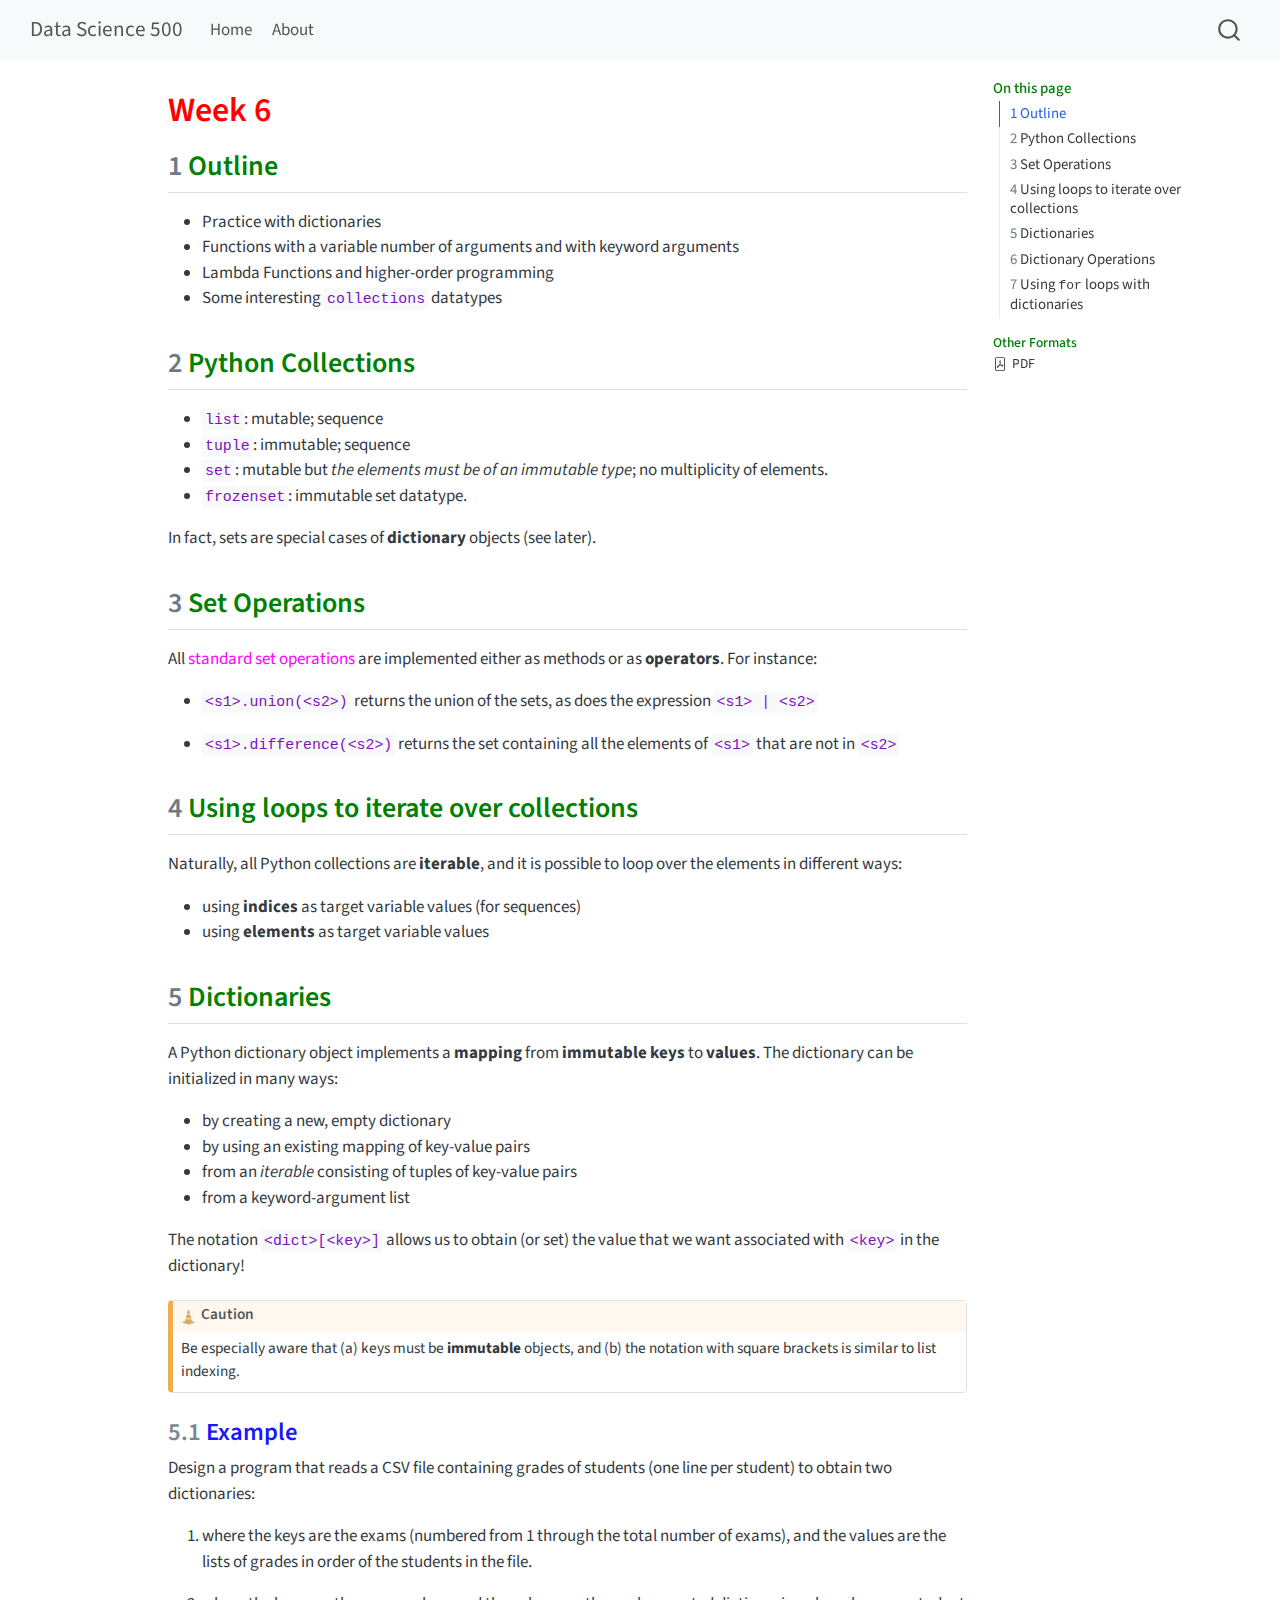
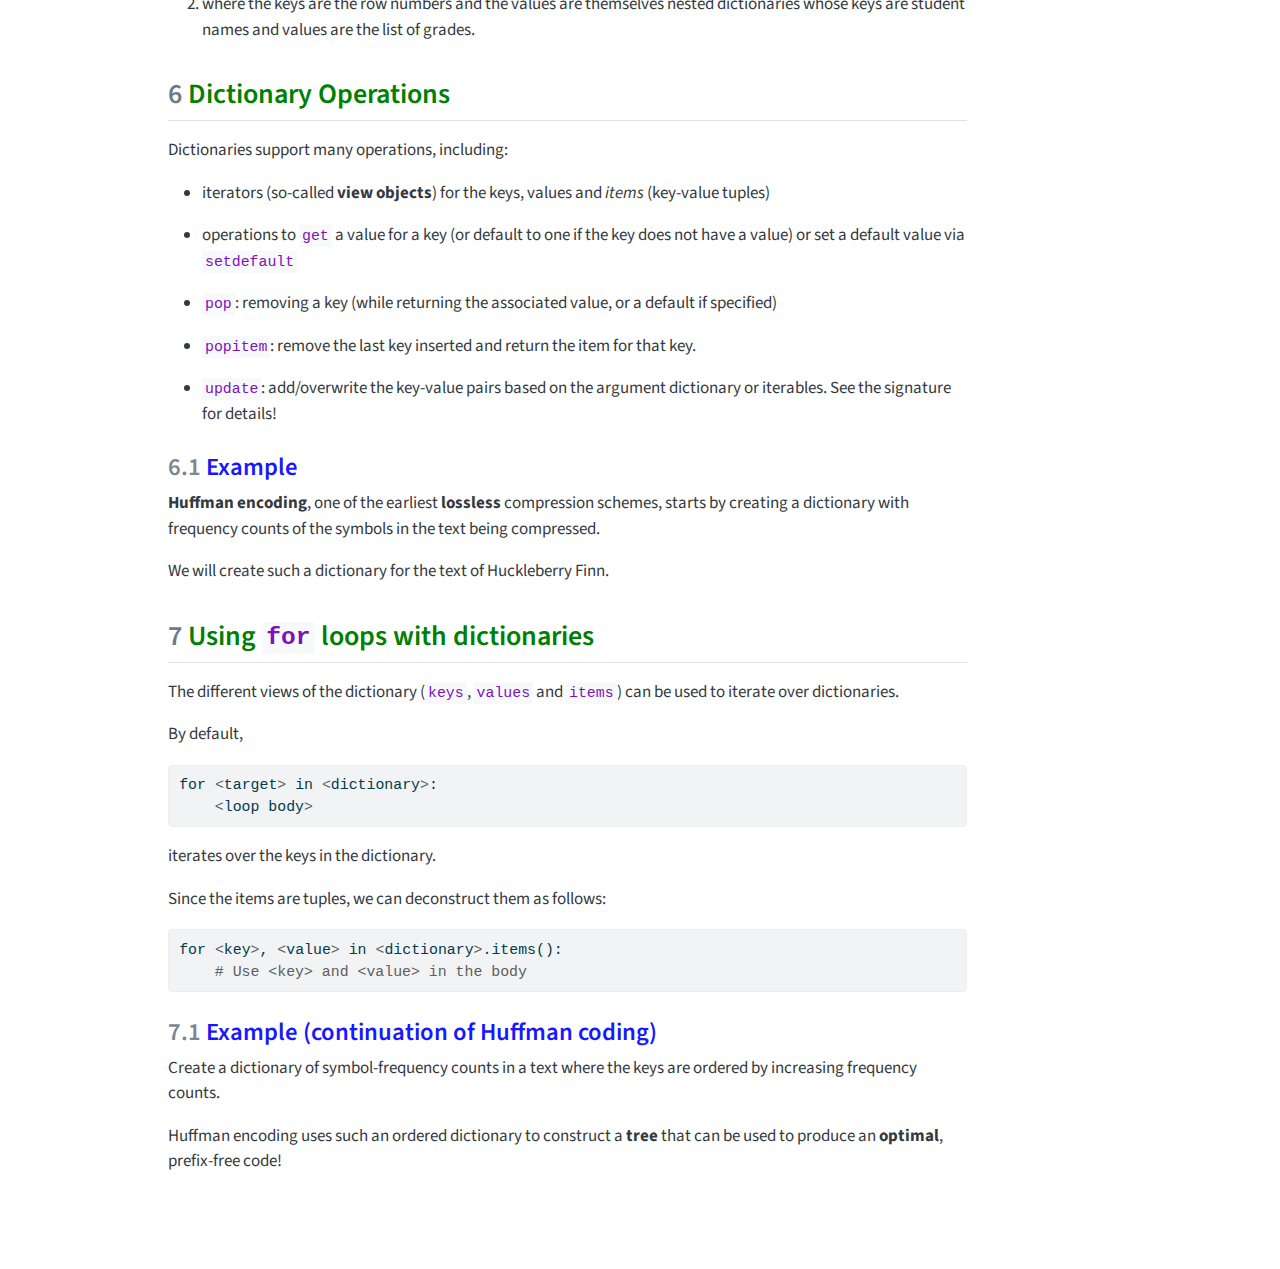
<file: week6.html>
<!DOCTYPE html>
<html xmlns="http://www.w3.org/1999/xhtml" lang="en" xml:lang="en"><head>

<meta charset="utf-8">
<meta name="generator" content="quarto-1.3.450">

<meta name="viewport" content="width=device-width, initial-scale=1.0, user-scalable=yes">


<title>Data Science 500 - Week 6</title>
<style>
code{white-space: pre-wrap;}
span.smallcaps{font-variant: small-caps;}
div.columns{display: flex; gap: min(4vw, 1.5em);}
div.column{flex: auto; overflow-x: auto;}
div.hanging-indent{margin-left: 1.5em; text-indent: -1.5em;}
ul.task-list{list-style: none;}
ul.task-list li input[type="checkbox"] {
  width: 0.8em;
  margin: 0 0.8em 0.2em -1em; /* quarto-specific, see https://github.com/quarto-dev/quarto-cli/issues/4556 */ 
  vertical-align: middle;
}
/* CSS for syntax highlighting */
pre > code.sourceCode { white-space: pre; position: relative; }
pre > code.sourceCode > span { display: inline-block; line-height: 1.25; }
pre > code.sourceCode > span:empty { height: 1.2em; }
.sourceCode { overflow: visible; }
code.sourceCode > span { color: inherit; text-decoration: inherit; }
div.sourceCode { margin: 1em 0; }
pre.sourceCode { margin: 0; }
@media screen {
div.sourceCode { overflow: auto; }
}
@media print {
pre > code.sourceCode { white-space: pre-wrap; }
pre > code.sourceCode > span { text-indent: -5em; padding-left: 5em; }
}
pre.numberSource code
  { counter-reset: source-line 0; }
pre.numberSource code > span
  { position: relative; left: -4em; counter-increment: source-line; }
pre.numberSource code > span > a:first-child::before
  { content: counter(source-line);
    position: relative; left: -1em; text-align: right; vertical-align: baseline;
    border: none; display: inline-block;
    -webkit-touch-callout: none; -webkit-user-select: none;
    -khtml-user-select: none; -moz-user-select: none;
    -ms-user-select: none; user-select: none;
    padding: 0 4px; width: 4em;
  }
pre.numberSource { margin-left: 3em;  padding-left: 4px; }
div.sourceCode
  {   }
@media screen {
pre > code.sourceCode > span > a:first-child::before { text-decoration: underline; }
}
</style>


<script src="site_libs/quarto-nav/quarto-nav.js"></script>
<script src="site_libs/quarto-nav/headroom.min.js"></script>
<script src="site_libs/clipboard/clipboard.min.js"></script>
<script src="site_libs/quarto-search/autocomplete.umd.js"></script>
<script src="site_libs/quarto-search/fuse.min.js"></script>
<script src="site_libs/quarto-search/quarto-search.js"></script>
<meta name="quarto:offset" content="./">
<script src="site_libs/quarto-html/quarto.js"></script>
<script src="site_libs/quarto-html/popper.min.js"></script>
<script src="site_libs/quarto-html/tippy.umd.min.js"></script>
<script src="site_libs/quarto-html/anchor.min.js"></script>
<link href="site_libs/quarto-html/tippy.css" rel="stylesheet">
<link href="site_libs/quarto-html/quarto-syntax-highlighting.css" rel="stylesheet" id="quarto-text-highlighting-styles">
<script src="site_libs/bootstrap/bootstrap.min.js"></script>
<link href="site_libs/bootstrap/bootstrap-icons.css" rel="stylesheet">
<link href="site_libs/bootstrap/bootstrap.min.css" rel="stylesheet" id="quarto-bootstrap" data-mode="light">
<script id="quarto-search-options" type="application/json">{
  "location": "navbar",
  "copy-button": false,
  "collapse-after": 3,
  "panel-placement": "end",
  "type": "overlay",
  "limit": 20,
  "language": {
    "search-no-results-text": "No results",
    "search-matching-documents-text": "matching documents",
    "search-copy-link-title": "Copy link to search",
    "search-hide-matches-text": "Hide additional matches",
    "search-more-match-text": "more match in this document",
    "search-more-matches-text": "more matches in this document",
    "search-clear-button-title": "Clear",
    "search-detached-cancel-button-title": "Cancel",
    "search-submit-button-title": "Submit",
    "search-label": "Search"
  }
}</script>


<link rel="stylesheet" href="styles.css">
</head>

<body class="nav-fixed">

<div id="quarto-search-results"></div>
  <header id="quarto-header" class="headroom fixed-top">
    <nav class="navbar navbar-expand-lg navbar-dark ">
      <div class="navbar-container container-fluid">
      <div class="navbar-brand-container">
    <a class="navbar-brand" href="./index.html">
    <span class="navbar-title">Data Science 500</span>
    </a>
  </div>
            <div id="quarto-search" class="" title="Search"></div>
          <button class="navbar-toggler" type="button" data-bs-toggle="collapse" data-bs-target="#navbarCollapse" aria-controls="navbarCollapse" aria-expanded="false" aria-label="Toggle navigation" onclick="if (window.quartoToggleHeadroom) { window.quartoToggleHeadroom(); }">
  <span class="navbar-toggler-icon"></span>
</button>
          <div class="collapse navbar-collapse" id="navbarCollapse">
            <ul class="navbar-nav navbar-nav-scroll me-auto">
  <li class="nav-item">
    <a class="nav-link" href="./index.html" rel="" target="">
 <span class="menu-text">Home</span></a>
  </li>  
  <li class="nav-item">
    <a class="nav-link" href="./about.html" rel="" target="">
 <span class="menu-text">About</span></a>
  </li>  
</ul>
            <div class="quarto-navbar-tools ms-auto">
</div>
          </div> <!-- /navcollapse -->
      </div> <!-- /container-fluid -->
    </nav>
</header>
<!-- content -->
<div id="quarto-content" class="quarto-container page-columns page-rows-contents page-layout-article page-navbar">
<!-- sidebar -->
<!-- margin-sidebar -->
    <div id="quarto-margin-sidebar" class="sidebar margin-sidebar">
        <nav id="TOC" role="doc-toc" class="toc-active">
    <h2 id="toc-title">On this page</h2>
   
  <ul>
  <li><a href="#outline" id="toc-outline" class="nav-link active" data-scroll-target="#outline"><span class="header-section-number">1</span> Outline</a></li>
  <li><a href="#python-collections" id="toc-python-collections" class="nav-link" data-scroll-target="#python-collections"><span class="header-section-number">2</span> Python Collections</a></li>
  <li><a href="#set-operations" id="toc-set-operations" class="nav-link" data-scroll-target="#set-operations"><span class="header-section-number">3</span> Set Operations</a></li>
  <li><a href="#using-loops-to-iterate-over-collections" id="toc-using-loops-to-iterate-over-collections" class="nav-link" data-scroll-target="#using-loops-to-iterate-over-collections"><span class="header-section-number">4</span> Using loops to iterate over collections</a></li>
  <li><a href="#dictionaries" id="toc-dictionaries" class="nav-link" data-scroll-target="#dictionaries"><span class="header-section-number">5</span> Dictionaries</a>
  <ul class="collapse">
  <li><a href="#example" id="toc-example" class="nav-link" data-scroll-target="#example"><span class="header-section-number">5.1</span> Example</a></li>
  </ul></li>
  <li><a href="#dictionary-operations" id="toc-dictionary-operations" class="nav-link" data-scroll-target="#dictionary-operations"><span class="header-section-number">6</span> Dictionary Operations</a>
  <ul class="collapse">
  <li><a href="#example-1" id="toc-example-1" class="nav-link" data-scroll-target="#example-1"><span class="header-section-number">6.1</span> Example</a></li>
  </ul></li>
  <li><a href="#using-for-loops-with-dictionaries" id="toc-using-for-loops-with-dictionaries" class="nav-link" data-scroll-target="#using-for-loops-with-dictionaries"><span class="header-section-number">7</span> Using <code>for</code> loops with dictionaries</a>
  <ul class="collapse">
  <li><a href="#example-continuation-of-huffman-coding" id="toc-example-continuation-of-huffman-coding" class="nav-link" data-scroll-target="#example-continuation-of-huffman-coding"><span class="header-section-number">7.1</span> Example (continuation of Huffman coding)</a></li>
  </ul></li>
  </ul>
<div class="quarto-alternate-formats"><h2>Other Formats</h2><ul><li><a href="week6.pdf"><i class="bi bi-file-pdf"></i>PDF</a></li></ul></div></nav>
    </div>
<!-- main -->
<main class="content" id="quarto-document-content">

<header id="title-block-header" class="quarto-title-block default">
<div class="quarto-title">
<h1 class="title">Week 6</h1>
</div>



<div class="quarto-title-meta">

    
  
    
  </div>
  

</header>

<section id="outline" class="level2" data-number="1">
<h2 data-number="1" class="anchored" data-anchor-id="outline"><span class="header-section-number">1</span> Outline</h2>
<ul>
<li>Practice with dictionaries</li>
<li>Functions with a variable number of arguments and with keyword arguments</li>
<li>Lambda Functions and higher-order programming</li>
<li>Some interesting <code>collections</code> datatypes</li>
</ul>
</section>
<section id="python-collections" class="level2" data-number="2">
<h2 data-number="2" class="anchored" data-anchor-id="python-collections"><span class="header-section-number">2</span> Python Collections</h2>
<ul>
<li><code>list</code>: mutable; sequence</li>
<li><code>tuple</code>: immutable; sequence</li>
<li><code>set</code>: mutable but <em>the elements must be of an immutable type</em>; no multiplicity of elements.</li>
<li><code>frozenset</code>: immutable set datatype.</li>
</ul>
<p>In fact, sets are special cases of <strong>dictionary</strong> objects (see later).</p>
</section>
<section id="set-operations" class="level2" data-number="3">
<h2 data-number="3" class="anchored" data-anchor-id="set-operations"><span class="header-section-number">3</span> Set Operations</h2>
<p>All <a href="https://docs.python.org/3/library/stdtypes.html#set-types-set-frozenset">standard set operations</a> are implemented either as methods or as <strong>operators</strong>. For instance:</p>
<ul>
<li><p><code>&lt;s1&gt;.union(&lt;s2&gt;)</code> returns the union of the sets, as does the expression <code>&lt;s1&gt; | &lt;s2&gt;</code></p></li>
<li><p><code>&lt;s1&gt;.difference(&lt;s2&gt;)</code> returns the set containing all the elements of <code>&lt;s1&gt;</code> that are not in <code>&lt;s2&gt;</code></p></li>
</ul>
</section>
<section id="using-loops-to-iterate-over-collections" class="level2" data-number="4">
<h2 data-number="4" class="anchored" data-anchor-id="using-loops-to-iterate-over-collections"><span class="header-section-number">4</span> Using loops to iterate over collections</h2>
<p>Naturally, all Python collections are <strong>iterable</strong>, and it is possible to loop over the elements in different ways:</p>
<ul>
<li>using <strong>indices</strong> as target variable values (for sequences)</li>
<li>using <strong>elements</strong> as target variable values</li>
</ul>
</section>
<section id="dictionaries" class="level2" data-number="5">
<h2 data-number="5" class="anchored" data-anchor-id="dictionaries"><span class="header-section-number">5</span> Dictionaries</h2>
<p>A Python dictionary object implements a <strong>mapping</strong> from <strong>immutable keys</strong> to <strong>values</strong>. The dictionary can be initialized in many ways:</p>
<ul>
<li>by creating a new, empty dictionary</li>
<li>by using an existing mapping of key-value pairs</li>
<li>from an <em>iterable</em> consisting of tuples of key-value pairs</li>
<li>from a keyword-argument list</li>
</ul>
<p>The notation <code>&lt;dict&gt;[&lt;key&gt;]</code> allows us to obtain (or set) the value that we want associated with <code>&lt;key&gt;</code> in the dictionary!</p>
<div class="callout callout-style-default callout-caution callout-titled">
<div class="callout-header d-flex align-content-center">
<div class="callout-icon-container">
<i class="callout-icon"></i>
</div>
<div class="callout-title-container flex-fill">
Caution
</div>
</div>
<div class="callout-body-container callout-body">
<p>Be especially aware that (a) keys must be <strong>immutable</strong> objects, and (b) the notation with square brackets is similar to list indexing.</p>
</div>
</div>
<section id="example" class="level3" data-number="5.1">
<h3 data-number="5.1" class="anchored" data-anchor-id="example"><span class="header-section-number">5.1</span> Example</h3>
<p>Design a program that reads a CSV file containing grades of students (one line per student) to obtain two dictionaries:</p>
<ol type="1">
<li><p>where the keys are the exams (numbered from 1 through the total number of exams), and the values are the lists of grades in order of the students in the file.</p></li>
<li><p>where the keys are the row numbers and the values are themselves nested dictionaries whose keys are student names and values are the list of grades.</p></li>
</ol>
</section>
</section>
<section id="dictionary-operations" class="level2" data-number="6">
<h2 data-number="6" class="anchored" data-anchor-id="dictionary-operations"><span class="header-section-number">6</span> Dictionary Operations</h2>
<p>Dictionaries support many operations, including:</p>
<ul>
<li><p>iterators (so-called <strong>view objects</strong>) for the keys, values and <em>items</em> (key-value tuples)</p></li>
<li><p>operations to <code>get</code> a value for a key (or default to one if the key does not have a value) or set a default value via <code>setdefault</code></p></li>
<li><p><code>pop</code>: removing a key (while returning the associated value, or a default if specified)</p></li>
<li><p><code>popitem</code>: remove the last key inserted and return the item for that key.</p></li>
<li><p><code>update</code>: add/overwrite the key-value pairs based on the argument dictionary or iterables. See the signature for details!</p></li>
</ul>
<section id="example-1" class="level3" data-number="6.1">
<h3 data-number="6.1" class="anchored" data-anchor-id="example-1"><span class="header-section-number">6.1</span> Example</h3>
<p><strong>Huffman encoding</strong>, one of the earliest <strong>lossless</strong> compression schemes, starts by creating a dictionary with frequency counts of the symbols in the text being compressed.</p>
<p>We will create such a dictionary for the text of Huckleberry Finn.</p>
</section>
</section>
<section id="using-for-loops-with-dictionaries" class="level2" data-number="7">
<h2 data-number="7" class="anchored" data-anchor-id="using-for-loops-with-dictionaries"><span class="header-section-number">7</span> Using <code>for</code> loops with dictionaries</h2>
<p>The different views of the dictionary (<code>keys</code>, <code>values</code> and <code>items</code>) can be used to iterate over dictionaries.</p>
<p>By default,</p>
<div class="sourceCode" id="cb1"><pre class="sourceCode python code-with-copy"><code class="sourceCode python"><span id="cb1-1"><a href="#cb1-1" aria-hidden="true" tabindex="-1"></a><span class="cf">for</span> <span class="op">&lt;</span>target<span class="op">&gt;</span> <span class="kw">in</span> <span class="op">&lt;</span>dictionary<span class="op">&gt;</span>:</span>
<span id="cb1-2"><a href="#cb1-2" aria-hidden="true" tabindex="-1"></a>    <span class="op">&lt;</span>loop body<span class="op">&gt;</span></span></code><button title="Copy to Clipboard" class="code-copy-button"><i class="bi"></i></button></pre></div>
<p>iterates over the keys in the dictionary.</p>
<p>Since the items are tuples, we can deconstruct them as follows:</p>
<div class="sourceCode" id="cb2"><pre class="sourceCode python code-with-copy"><code class="sourceCode python"><span id="cb2-1"><a href="#cb2-1" aria-hidden="true" tabindex="-1"></a><span class="cf">for</span> <span class="op">&lt;</span>key<span class="op">&gt;</span>, <span class="op">&lt;</span>value<span class="op">&gt;</span> <span class="kw">in</span> <span class="op">&lt;</span>dictionary<span class="op">&gt;</span>.items():</span>
<span id="cb2-2"><a href="#cb2-2" aria-hidden="true" tabindex="-1"></a>    <span class="co"># Use &lt;key&gt; and &lt;value&gt; in the body</span></span></code><button title="Copy to Clipboard" class="code-copy-button"><i class="bi"></i></button></pre></div>
<section id="example-continuation-of-huffman-coding" class="level3" data-number="7.1">
<h3 data-number="7.1" class="anchored" data-anchor-id="example-continuation-of-huffman-coding"><span class="header-section-number">7.1</span> Example (continuation of Huffman coding)</h3>
<p>Create a dictionary of symbol-frequency counts in a text where the keys are ordered by increasing frequency counts.</p>
<p>Huffman encoding uses such an ordered dictionary to construct a <strong>tree</strong> that can be used to produce an <strong>optimal</strong>, prefix-free code!</p>


</section>
</section>

</main> <!-- /main -->
<script id="quarto-html-after-body" type="application/javascript">
window.document.addEventListener("DOMContentLoaded", function (event) {
  const toggleBodyColorMode = (bsSheetEl) => {
    const mode = bsSheetEl.getAttribute("data-mode");
    const bodyEl = window.document.querySelector("body");
    if (mode === "dark") {
      bodyEl.classList.add("quarto-dark");
      bodyEl.classList.remove("quarto-light");
    } else {
      bodyEl.classList.add("quarto-light");
      bodyEl.classList.remove("quarto-dark");
    }
  }
  const toggleBodyColorPrimary = () => {
    const bsSheetEl = window.document.querySelector("link#quarto-bootstrap");
    if (bsSheetEl) {
      toggleBodyColorMode(bsSheetEl);
    }
  }
  toggleBodyColorPrimary();  
  const icon = "";
  const anchorJS = new window.AnchorJS();
  anchorJS.options = {
    placement: 'right',
    icon: icon
  };
  anchorJS.add('.anchored');
  const isCodeAnnotation = (el) => {
    for (const clz of el.classList) {
      if (clz.startsWith('code-annotation-')) {                     
        return true;
      }
    }
    return false;
  }
  const clipboard = new window.ClipboardJS('.code-copy-button', {
    text: function(trigger) {
      const codeEl = trigger.previousElementSibling.cloneNode(true);
      for (const childEl of codeEl.children) {
        if (isCodeAnnotation(childEl)) {
          childEl.remove();
        }
      }
      return codeEl.innerText;
    }
  });
  clipboard.on('success', function(e) {
    // button target
    const button = e.trigger;
    // don't keep focus
    button.blur();
    // flash "checked"
    button.classList.add('code-copy-button-checked');
    var currentTitle = button.getAttribute("title");
    button.setAttribute("title", "Copied!");
    let tooltip;
    if (window.bootstrap) {
      button.setAttribute("data-bs-toggle", "tooltip");
      button.setAttribute("data-bs-placement", "left");
      button.setAttribute("data-bs-title", "Copied!");
      tooltip = new bootstrap.Tooltip(button, 
        { trigger: "manual", 
          customClass: "code-copy-button-tooltip",
          offset: [0, -8]});
      tooltip.show();    
    }
    setTimeout(function() {
      if (tooltip) {
        tooltip.hide();
        button.removeAttribute("data-bs-title");
        button.removeAttribute("data-bs-toggle");
        button.removeAttribute("data-bs-placement");
      }
      button.setAttribute("title", currentTitle);
      button.classList.remove('code-copy-button-checked');
    }, 1000);
    // clear code selection
    e.clearSelection();
  });
  function tippyHover(el, contentFn) {
    const config = {
      allowHTML: true,
      content: contentFn,
      maxWidth: 500,
      delay: 100,
      arrow: false,
      appendTo: function(el) {
          return el.parentElement;
      },
      interactive: true,
      interactiveBorder: 10,
      theme: 'quarto',
      placement: 'bottom-start'
    };
    window.tippy(el, config); 
  }
  const noterefs = window.document.querySelectorAll('a[role="doc-noteref"]');
  for (var i=0; i<noterefs.length; i++) {
    const ref = noterefs[i];
    tippyHover(ref, function() {
      // use id or data attribute instead here
      let href = ref.getAttribute('data-footnote-href') || ref.getAttribute('href');
      try { href = new URL(href).hash; } catch {}
      const id = href.replace(/^#\/?/, "");
      const note = window.document.getElementById(id);
      return note.innerHTML;
    });
  }
      let selectedAnnoteEl;
      const selectorForAnnotation = ( cell, annotation) => {
        let cellAttr = 'data-code-cell="' + cell + '"';
        let lineAttr = 'data-code-annotation="' +  annotation + '"';
        const selector = 'span[' + cellAttr + '][' + lineAttr + ']';
        return selector;
      }
      const selectCodeLines = (annoteEl) => {
        const doc = window.document;
        const targetCell = annoteEl.getAttribute("data-target-cell");
        const targetAnnotation = annoteEl.getAttribute("data-target-annotation");
        const annoteSpan = window.document.querySelector(selectorForAnnotation(targetCell, targetAnnotation));
        const lines = annoteSpan.getAttribute("data-code-lines").split(",");
        const lineIds = lines.map((line) => {
          return targetCell + "-" + line;
        })
        let top = null;
        let height = null;
        let parent = null;
        if (lineIds.length > 0) {
            //compute the position of the single el (top and bottom and make a div)
            const el = window.document.getElementById(lineIds[0]);
            top = el.offsetTop;
            height = el.offsetHeight;
            parent = el.parentElement.parentElement;
          if (lineIds.length > 1) {
            const lastEl = window.document.getElementById(lineIds[lineIds.length - 1]);
            const bottom = lastEl.offsetTop + lastEl.offsetHeight;
            height = bottom - top;
          }
          if (top !== null && height !== null && parent !== null) {
            // cook up a div (if necessary) and position it 
            let div = window.document.getElementById("code-annotation-line-highlight");
            if (div === null) {
              div = window.document.createElement("div");
              div.setAttribute("id", "code-annotation-line-highlight");
              div.style.position = 'absolute';
              parent.appendChild(div);
            }
            div.style.top = top - 2 + "px";
            div.style.height = height + 4 + "px";
            let gutterDiv = window.document.getElementById("code-annotation-line-highlight-gutter");
            if (gutterDiv === null) {
              gutterDiv = window.document.createElement("div");
              gutterDiv.setAttribute("id", "code-annotation-line-highlight-gutter");
              gutterDiv.style.position = 'absolute';
              const codeCell = window.document.getElementById(targetCell);
              const gutter = codeCell.querySelector('.code-annotation-gutter');
              gutter.appendChild(gutterDiv);
            }
            gutterDiv.style.top = top - 2 + "px";
            gutterDiv.style.height = height + 4 + "px";
          }
          selectedAnnoteEl = annoteEl;
        }
      };
      const unselectCodeLines = () => {
        const elementsIds = ["code-annotation-line-highlight", "code-annotation-line-highlight-gutter"];
        elementsIds.forEach((elId) => {
          const div = window.document.getElementById(elId);
          if (div) {
            div.remove();
          }
        });
        selectedAnnoteEl = undefined;
      };
      // Attach click handler to the DT
      const annoteDls = window.document.querySelectorAll('dt[data-target-cell]');
      for (const annoteDlNode of annoteDls) {
        annoteDlNode.addEventListener('click', (event) => {
          const clickedEl = event.target;
          if (clickedEl !== selectedAnnoteEl) {
            unselectCodeLines();
            const activeEl = window.document.querySelector('dt[data-target-cell].code-annotation-active');
            if (activeEl) {
              activeEl.classList.remove('code-annotation-active');
            }
            selectCodeLines(clickedEl);
            clickedEl.classList.add('code-annotation-active');
          } else {
            // Unselect the line
            unselectCodeLines();
            clickedEl.classList.remove('code-annotation-active');
          }
        });
      }
  const findCites = (el) => {
    const parentEl = el.parentElement;
    if (parentEl) {
      const cites = parentEl.dataset.cites;
      if (cites) {
        return {
          el,
          cites: cites.split(' ')
        };
      } else {
        return findCites(el.parentElement)
      }
    } else {
      return undefined;
    }
  };
  var bibliorefs = window.document.querySelectorAll('a[role="doc-biblioref"]');
  for (var i=0; i<bibliorefs.length; i++) {
    const ref = bibliorefs[i];
    const citeInfo = findCites(ref);
    if (citeInfo) {
      tippyHover(citeInfo.el, function() {
        var popup = window.document.createElement('div');
        citeInfo.cites.forEach(function(cite) {
          var citeDiv = window.document.createElement('div');
          citeDiv.classList.add('hanging-indent');
          citeDiv.classList.add('csl-entry');
          var biblioDiv = window.document.getElementById('ref-' + cite);
          if (biblioDiv) {
            citeDiv.innerHTML = biblioDiv.innerHTML;
          }
          popup.appendChild(citeDiv);
        });
        return popup.innerHTML;
      });
    }
  }
});
</script>
</div> <!-- /content -->



</body></html>
</file>
<file: site_libs/quarto-html/tippy.css>
.tippy-box[data-animation=fade][data-state=hidden]{opacity:0}[data-tippy-root]{max-width:calc(100vw - 10px)}.tippy-box{position:relative;background-color:#333;color:#fff;border-radius:4px;font-size:14px;line-height:1.4;white-space:normal;outline:0;transition-property:transform,visibility,opacity}.tippy-box[data-placement^=top]>.tippy-arrow{bottom:0}.tippy-box[data-placement^=top]>.tippy-arrow:before{bottom:-7px;left:0;border-width:8px 8px 0;border-top-color:initial;transform-origin:center top}.tippy-box[data-placement^=bottom]>.tippy-arrow{top:0}.tippy-box[data-placement^=bottom]>.tippy-arrow:before{top:-7px;left:0;border-width:0 8px 8px;border-bottom-color:initial;transform-origin:center bottom}.tippy-box[data-placement^=left]>.tippy-arrow{right:0}.tippy-box[data-placement^=left]>.tippy-arrow:before{border-width:8px 0 8px 8px;border-left-color:initial;right:-7px;transform-origin:center left}.tippy-box[data-placement^=right]>.tippy-arrow{left:0}.tippy-box[data-placement^=right]>.tippy-arrow:before{left:-7px;border-width:8px 8px 8px 0;border-right-color:initial;transform-origin:center right}.tippy-box[data-inertia][data-state=visible]{transition-timing-function:cubic-bezier(.54,1.5,.38,1.11)}.tippy-arrow{width:16px;height:16px;color:#333}.tippy-arrow:before{content:"";position:absolute;border-color:transparent;border-style:solid}.tippy-content{position:relative;padding:5px 9px;z-index:1}
</file>
<file: site_libs/quarto-html/quarto-syntax-highlighting.css>
/* quarto syntax highlight colors */
:root {
  --quarto-hl-ot-color: #003B4F;
  --quarto-hl-at-color: #657422;
  --quarto-hl-ss-color: #20794D;
  --quarto-hl-an-color: #5E5E5E;
  --quarto-hl-fu-color: #4758AB;
  --quarto-hl-st-color: #20794D;
  --quarto-hl-cf-color: #003B4F;
  --quarto-hl-op-color: #5E5E5E;
  --quarto-hl-er-color: #AD0000;
  --quarto-hl-bn-color: #AD0000;
  --quarto-hl-al-color: #AD0000;
  --quarto-hl-va-color: #111111;
  --quarto-hl-bu-color: inherit;
  --quarto-hl-ex-color: inherit;
  --quarto-hl-pp-color: #AD0000;
  --quarto-hl-in-color: #5E5E5E;
  --quarto-hl-vs-color: #20794D;
  --quarto-hl-wa-color: #5E5E5E;
  --quarto-hl-do-color: #5E5E5E;
  --quarto-hl-im-color: #00769E;
  --quarto-hl-ch-color: #20794D;
  --quarto-hl-dt-color: #AD0000;
  --quarto-hl-fl-color: #AD0000;
  --quarto-hl-co-color: #5E5E5E;
  --quarto-hl-cv-color: #5E5E5E;
  --quarto-hl-cn-color: #8f5902;
  --quarto-hl-sc-color: #5E5E5E;
  --quarto-hl-dv-color: #AD0000;
  --quarto-hl-kw-color: #003B4F;
}

/* other quarto variables */
:root {
  --quarto-font-monospace: SFMono-Regular, Menlo, Monaco, Consolas, "Liberation Mono", "Courier New", monospace;
}

pre > code.sourceCode > span {
  color: #003B4F;
}

code span {
  color: #003B4F;
}

code.sourceCode > span {
  color: #003B4F;
}

div.sourceCode,
div.sourceCode pre.sourceCode {
  color: #003B4F;
}

code span.ot {
  color: #003B4F;
  font-style: inherit;
}

code span.at {
  color: #657422;
  font-style: inherit;
}

code span.ss {
  color: #20794D;
  font-style: inherit;
}

code span.an {
  color: #5E5E5E;
  font-style: inherit;
}

code span.fu {
  color: #4758AB;
  font-style: inherit;
}

code span.st {
  color: #20794D;
  font-style: inherit;
}

code span.cf {
  color: #003B4F;
  font-style: inherit;
}

code span.op {
  color: #5E5E5E;
  font-style: inherit;
}

code span.er {
  color: #AD0000;
  font-style: inherit;
}

code span.bn {
  color: #AD0000;
  font-style: inherit;
}

code span.al {
  color: #AD0000;
  font-style: inherit;
}

code span.va {
  color: #111111;
  font-style: inherit;
}

code span.bu {
  font-style: inherit;
}

code span.ex {
  font-style: inherit;
}

code span.pp {
  color: #AD0000;
  font-style: inherit;
}

code span.in {
  color: #5E5E5E;
  font-style: inherit;
}

code span.vs {
  color: #20794D;
  font-style: inherit;
}

code span.wa {
  color: #5E5E5E;
  font-style: italic;
}

code span.do {
  color: #5E5E5E;
  font-style: italic;
}

code span.im {
  color: #00769E;
  font-style: inherit;
}

code span.ch {
  color: #20794D;
  font-style: inherit;
}

code span.dt {
  color: #AD0000;
  font-style: inherit;
}

code span.fl {
  color: #AD0000;
  font-style: inherit;
}

code span.co {
  color: #5E5E5E;
  font-style: inherit;
}

code span.cv {
  color: #5E5E5E;
  font-style: italic;
}

code span.cn {
  color: #8f5902;
  font-style: inherit;
}

code span.sc {
  color: #5E5E5E;
  font-style: inherit;
}

code span.dv {
  color: #AD0000;
  font-style: inherit;
}

code span.kw {
  color: #003B4F;
  font-style: inherit;
}

.prevent-inlining {
  content: "</";
}

/*# sourceMappingURL=debc5d5d77c3f9108843748ff7464032.css.map */
</file>
<file: styles.css>
/* css styles */

blockquote {
    font-style: italic;
  }
  tr.even {
    background-color: #f0f0f0;
  }
  td, th {
    padding: 0.5em 2em 0.5em 0.5em;
  }
  tbody {
    border-bottom: none;
  }
  h1 {
    color: red;
  }
  h2 {
    color: green;
  }
  h3 {
    color: blue;
  }
  a {
    color: magenta;
    text-decoration: none;
  }
  a:hover {
    color: red;
  }
</file>
<file: docs/site_libs/quarto-html/tippy.css>
.tippy-box[data-animation=fade][data-state=hidden]{opacity:0}[data-tippy-root]{max-width:calc(100vw - 10px)}.tippy-box{position:relative;background-color:#333;color:#fff;border-radius:4px;font-size:14px;line-height:1.4;white-space:normal;outline:0;transition-property:transform,visibility,opacity}.tippy-box[data-placement^=top]>.tippy-arrow{bottom:0}.tippy-box[data-placement^=top]>.tippy-arrow:before{bottom:-7px;left:0;border-width:8px 8px 0;border-top-color:initial;transform-origin:center top}.tippy-box[data-placement^=bottom]>.tippy-arrow{top:0}.tippy-box[data-placement^=bottom]>.tippy-arrow:before{top:-7px;left:0;border-width:0 8px 8px;border-bottom-color:initial;transform-origin:center bottom}.tippy-box[data-placement^=left]>.tippy-arrow{right:0}.tippy-box[data-placement^=left]>.tippy-arrow:before{border-width:8px 0 8px 8px;border-left-color:initial;right:-7px;transform-origin:center left}.tippy-box[data-placement^=right]>.tippy-arrow{left:0}.tippy-box[data-placement^=right]>.tippy-arrow:before{left:-7px;border-width:8px 8px 8px 0;border-right-color:initial;transform-origin:center right}.tippy-box[data-inertia][data-state=visible]{transition-timing-function:cubic-bezier(.54,1.5,.38,1.11)}.tippy-arrow{width:16px;height:16px;color:#333}.tippy-arrow:before{content:"";position:absolute;border-color:transparent;border-style:solid}.tippy-content{position:relative;padding:5px 9px;z-index:1}
</file>
<file: docs/site_libs/quarto-html/quarto-syntax-highlighting.css>
/* quarto syntax highlight colors */
:root {
  --quarto-hl-ot-color: #003B4F;
  --quarto-hl-at-color: #657422;
  --quarto-hl-ss-color: #20794D;
  --quarto-hl-an-color: #5E5E5E;
  --quarto-hl-fu-color: #4758AB;
  --quarto-hl-st-color: #20794D;
  --quarto-hl-cf-color: #003B4F;
  --quarto-hl-op-color: #5E5E5E;
  --quarto-hl-er-color: #AD0000;
  --quarto-hl-bn-color: #AD0000;
  --quarto-hl-al-color: #AD0000;
  --quarto-hl-va-color: #111111;
  --quarto-hl-bu-color: inherit;
  --quarto-hl-ex-color: inherit;
  --quarto-hl-pp-color: #AD0000;
  --quarto-hl-in-color: #5E5E5E;
  --quarto-hl-vs-color: #20794D;
  --quarto-hl-wa-color: #5E5E5E;
  --quarto-hl-do-color: #5E5E5E;
  --quarto-hl-im-color: #00769E;
  --quarto-hl-ch-color: #20794D;
  --quarto-hl-dt-color: #AD0000;
  --quarto-hl-fl-color: #AD0000;
  --quarto-hl-co-color: #5E5E5E;
  --quarto-hl-cv-color: #5E5E5E;
  --quarto-hl-cn-color: #8f5902;
  --quarto-hl-sc-color: #5E5E5E;
  --quarto-hl-dv-color: #AD0000;
  --quarto-hl-kw-color: #003B4F;
}

/* other quarto variables */
:root {
  --quarto-font-monospace: SFMono-Regular, Menlo, Monaco, Consolas, "Liberation Mono", "Courier New", monospace;
}

pre > code.sourceCode > span {
  color: #003B4F;
}

code span {
  color: #003B4F;
}

code.sourceCode > span {
  color: #003B4F;
}

div.sourceCode,
div.sourceCode pre.sourceCode {
  color: #003B4F;
}

code span.ot {
  color: #003B4F;
  font-style: inherit;
}

code span.at {
  color: #657422;
  font-style: inherit;
}

code span.ss {
  color: #20794D;
  font-style: inherit;
}

code span.an {
  color: #5E5E5E;
  font-style: inherit;
}

code span.fu {
  color: #4758AB;
  font-style: inherit;
}

code span.st {
  color: #20794D;
  font-style: inherit;
}

code span.cf {
  color: #003B4F;
  font-style: inherit;
}

code span.op {
  color: #5E5E5E;
  font-style: inherit;
}

code span.er {
  color: #AD0000;
  font-style: inherit;
}

code span.bn {
  color: #AD0000;
  font-style: inherit;
}

code span.al {
  color: #AD0000;
  font-style: inherit;
}

code span.va {
  color: #111111;
  font-style: inherit;
}

code span.bu {
  font-style: inherit;
}

code span.ex {
  font-style: inherit;
}

code span.pp {
  color: #AD0000;
  font-style: inherit;
}

code span.in {
  color: #5E5E5E;
  font-style: inherit;
}

code span.vs {
  color: #20794D;
  font-style: inherit;
}

code span.wa {
  color: #5E5E5E;
  font-style: italic;
}

code span.do {
  color: #5E5E5E;
  font-style: italic;
}

code span.im {
  color: #00769E;
  font-style: inherit;
}

code span.ch {
  color: #20794D;
  font-style: inherit;
}

code span.dt {
  color: #AD0000;
  font-style: inherit;
}

code span.fl {
  color: #AD0000;
  font-style: inherit;
}

code span.co {
  color: #5E5E5E;
  font-style: inherit;
}

code span.cv {
  color: #5E5E5E;
  font-style: italic;
}

code span.cn {
  color: #8f5902;
  font-style: inherit;
}

code span.sc {
  color: #5E5E5E;
  font-style: inherit;
}

code span.dv {
  color: #AD0000;
  font-style: inherit;
}

code span.kw {
  color: #003B4F;
  font-style: inherit;
}

.prevent-inlining {
  content: "</";
}

/*# sourceMappingURL=debc5d5d77c3f9108843748ff7464032.css.map */
</file>
<file: docs/styles.css>
/* css styles */

blockquote {
    font-style: italic;
  }
  tr.even {
    background-color: #f0f0f0;
  }
  td, th {
    padding: 0.5em 2em 0.5em 0.5em;
  }
  tbody {
    border-bottom: none;
  }
  h1 {
    color: red;
  }
  h2 {
    color: green;
  }
  h3 {
    color: blue;
  }
  a {
    color: magenta;
    text-decoration: none;
  }
  a:hover {
    color: red;
  }
</file>
